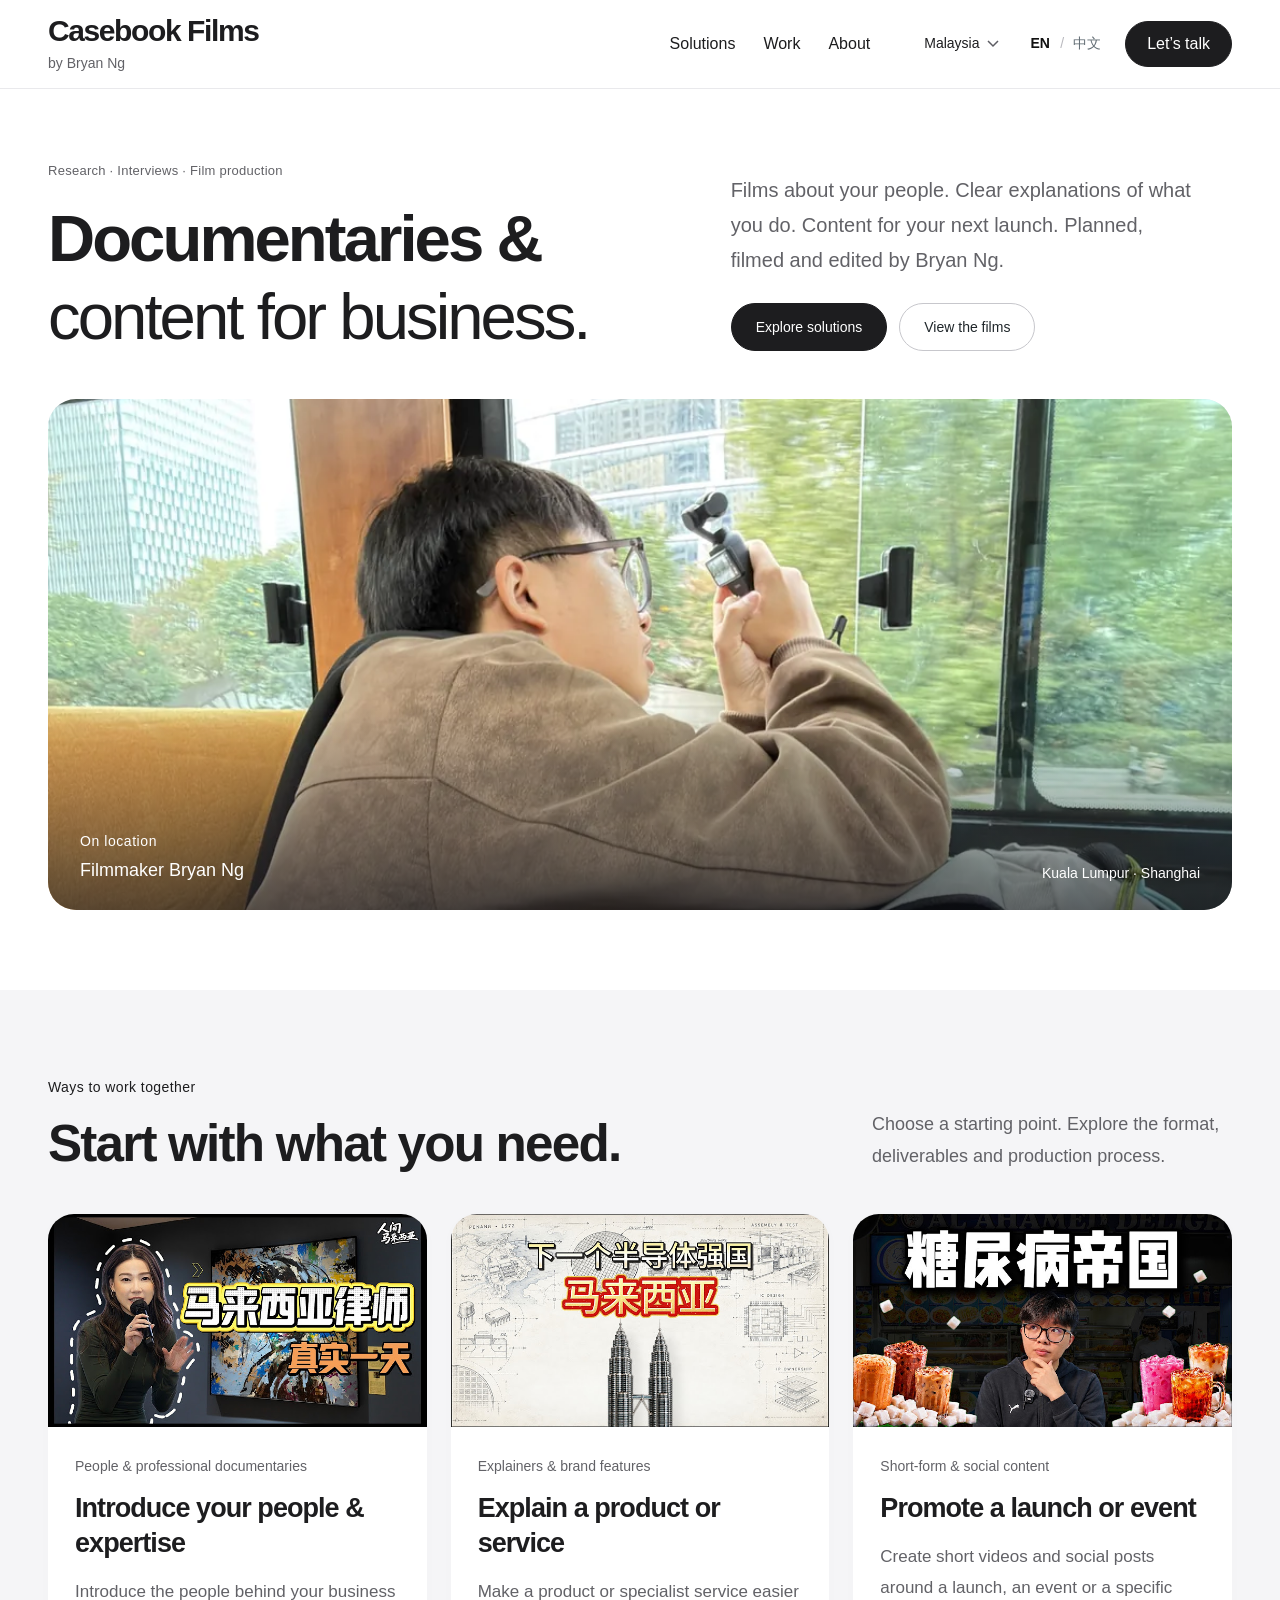
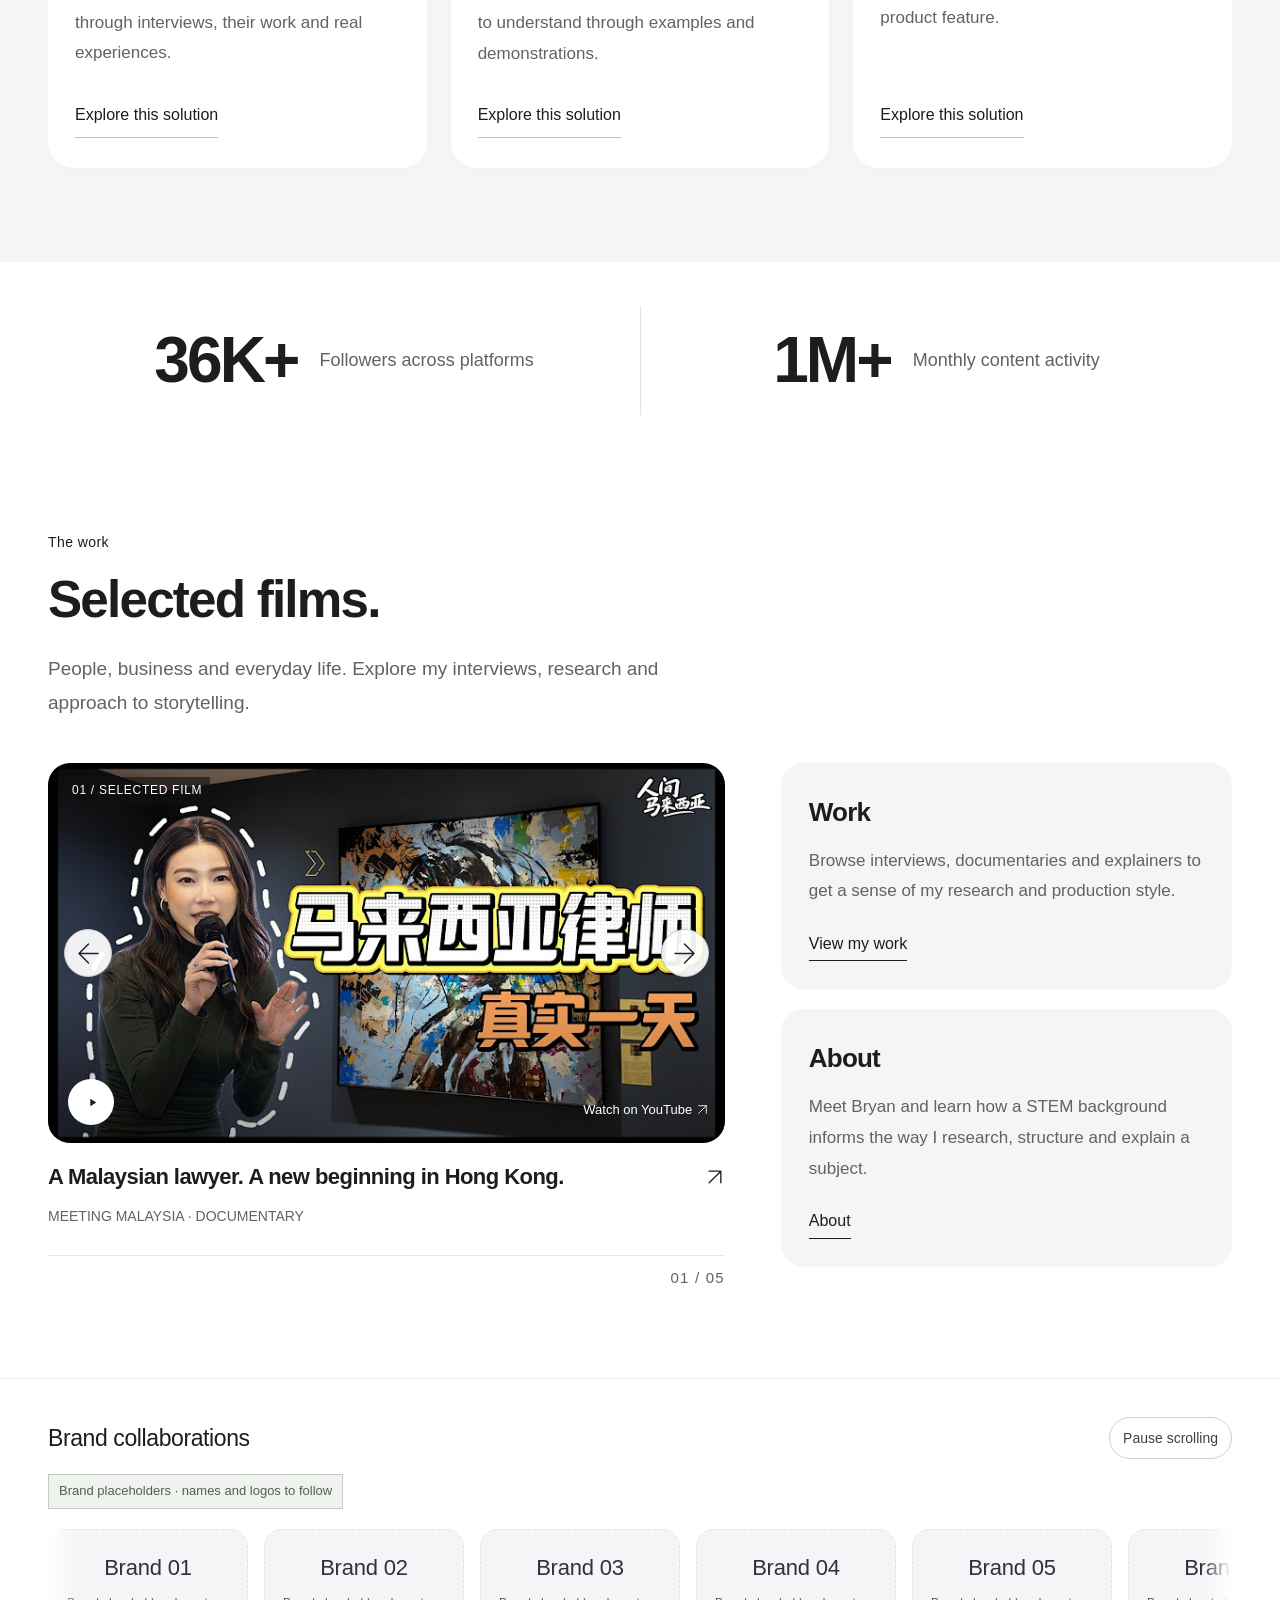
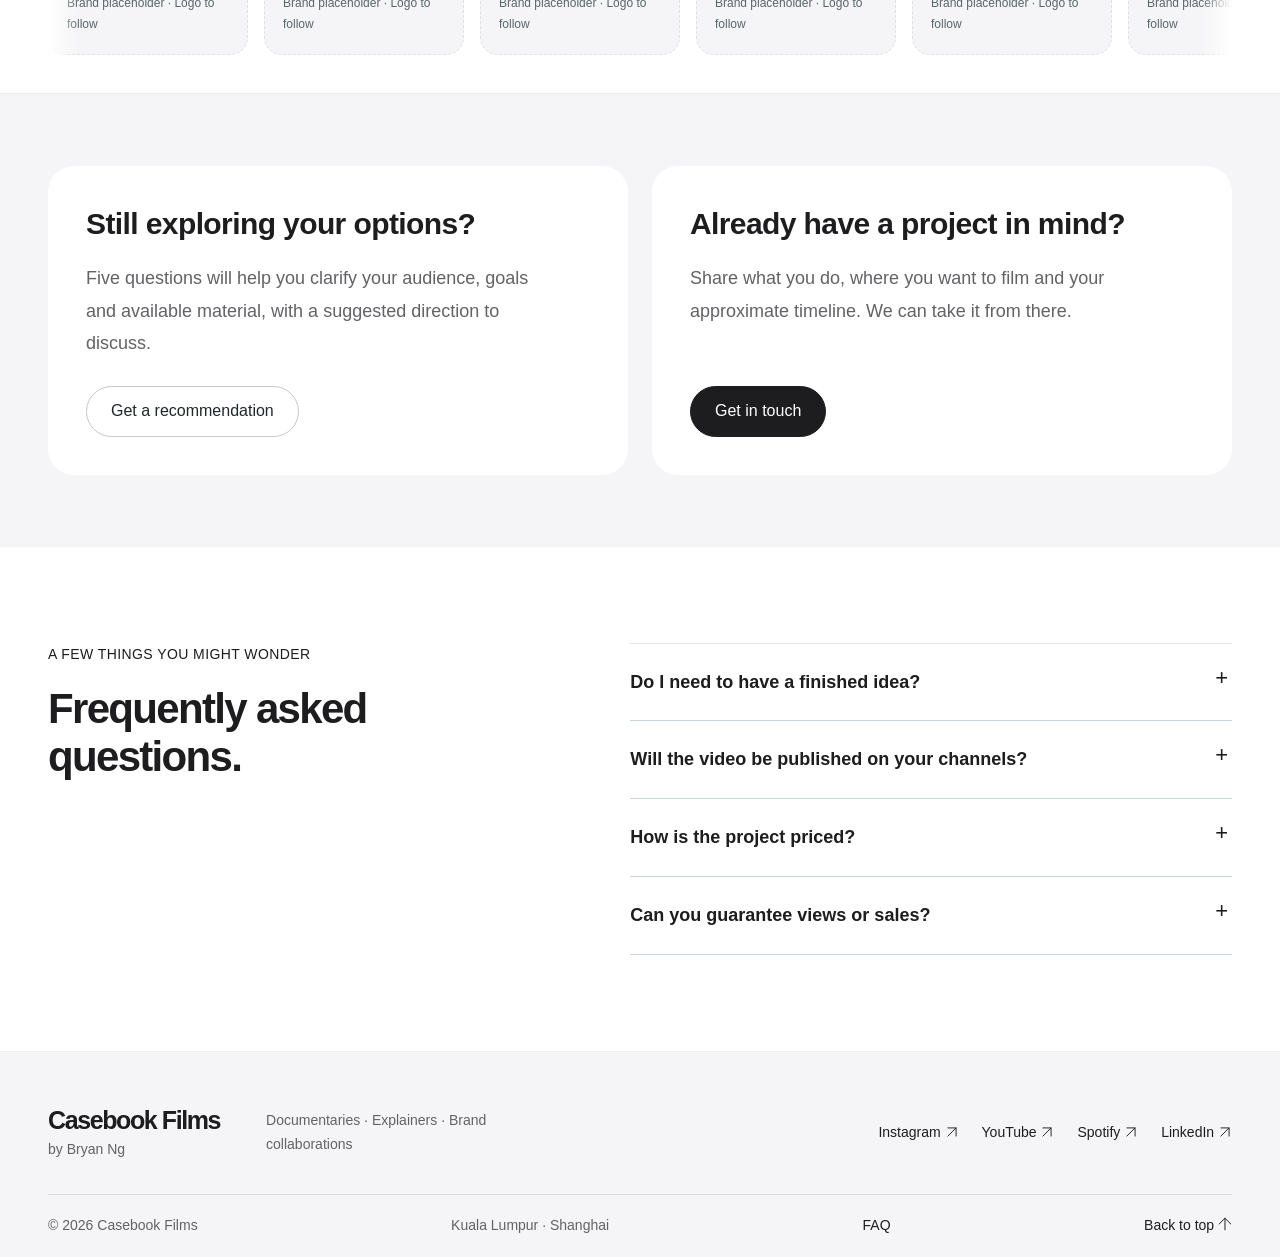
<file: index.html>
<!doctype html>
<html lang="en" data-region="my">
<head>
  <meta charset="utf-8">
  <meta name="viewport" content="width=device-width,initial-scale=1">
  <meta name="theme-color" content="#ffffff">
  <meta name="description" content="Casebook Films by Bryan Ng. People and professional documentaries, explainers and brand content in Kuala Lumpur and Shanghai.">
  <meta property="og:title" content="Content production &amp; documentaries — Casebook Films">
  <meta property="og:site_name" content="Casebook Films">
  <meta property="og:description" content="Explore films and content production by Bryan Ng, the filmmaker behind Casebook Films.">
  <meta property="og:type" content="website">
  <title>Content production &amp; documentaries — Casebook Films</title>
  <link rel="icon" href="assets/favicon.svg?v=6dbceaea9d27" type="image/svg+xml">
  <link rel="stylesheet" href="styles.css?v=fe4a845cd512">
  <link rel="stylesheet" href="pages.css?v=117afae10e9e">
  <link rel="stylesheet" href="theme.css?v=1032e75e91d5">
  <link rel="stylesheet" href="studio.css?v=b456efd14c1e">
  <script defer src="content.js?v=8183c831a6e8"></script>
  <script defer src="app.js?v=47796a479c50"></script>
</head>
<body data-page="index" data-page-title="homeTitle">
  <a class="skip-link" href="#main" data-i18n="skip">Skip to content</a>
  <header class="header" id="top">
    <div class="wrap nav-wrap">
      <a class="wordmark" href="index.html" aria-label="Casebook Films home" data-i18n-aria-label="homeLabel"><span class="brand-name" data-i18n="brandName">Casebook Films</span><small data-i18n="creatorLabel">by Bryan Ng</small></a>
      <nav class="main-nav" id="main-nav" aria-label="Main navigation" data-i18n-aria-label="navLabel">
        <a href="index.html#solutions" data-nav="solutions" data-i18n="navSolutions">Solutions</a>
        <a href="work.html" data-nav="work" data-i18n="navWork">Work</a>
        <a href="about.html" data-nav="about" data-i18n="navAbout">About</a>
        <div class="nav-settings">
          <label class="region-control"><span class="visually-hidden" data-i18n="regionLabel">Project region</span><select id="region-select"><option value="my" data-i18n="regionMalaysia">Malaysia</option><option value="cn" data-i18n="regionChina">China</option></select></label>
          <div class="language" aria-label="Language" data-i18n-aria-label="languageLabel"><button type="button" data-lang="en" class="active" aria-pressed="true">EN</button><span>/</span><button type="button" data-lang="zh" aria-pressed="false">中文</button></div>
          <a href="contact.html" class="button small dark nav-contact" data-i18n="letsTalk">Let’s talk</a>
        </div>
      </nav>
      <div class="nav-actions"><button class="menu-button" id="menu-button" aria-label="Open menu" aria-expanded="false" aria-controls="main-nav"><span></span><span></span></button></div>
    </div>
  </header>

  <main id="main"><section class="home-hero wrap" aria-labelledby="hero-title"><div class="home-hero-copy"><div class="home-hero-heading"><div class="eyebrow" data-i18n="homeKicker">Research · Interviews · Film production</div><h1 id="hero-title"><span data-i18n="homeTitle">Documentaries &amp;</span><em data-i18n="homeTitle2"></em></h1></div><div class="home-hero-intro"><p class="home-intro" data-i18n="homeIntro">Films about your people. Clear explanations of what you do. Content for your next launch. Planned, filmed and edited by Bryan Ng.</p><div class="hero-buttons"><a class="button blue" href="#solutions"><span data-i18n="homePrimary">Explore solutions</span></a><a class="button outline" href="work.html"><span data-i18n="homeSecondary">View the films</span></a></div></div></div><figure class="home-feature"><img src="assets/bryan-filming-tram.webp" alt="Bryan Ng 黄钲权 · 拍摄途中 / On location" width="1100" height="1467" fetchpriority="high"><figcaption><div><span class="feature-label" data-i18n="homeFeatureCaption">On location</span><span class="feature-credit" data-i18n="homeIdentity">Filmmaker Bryan Ng</span></div><span class="feature-location" data-i18n="photoNote">Kuala Lumpur · Shanghai</span></figcaption></figure></section><section class="solutions-section section" id="solutions"><div class="wrap"><div class="section-top"><div><div class="eyebrow" data-i18n="solutionsKicker">Ways to work together</div><h2 data-i18n="solutionsTitle">Start with what you need.</h2></div><p class="section-description" data-i18n="solutionsIntro">Choose a starting point. Explore the format, deliverables and production process.</p></div><div class="solution-grid"><a class="solution-card" href="documentary.html"><div class="solution-visual"><img src="assets/work-lawyer.jpg" alt="" width="720" height="405" loading="lazy"></div><div class="solution-copy"><p class="solution-format" data-i18n="solution1Format">People &amp; professional documentaries</p><h3 data-i18n="solution1Title">Introduce your people &amp; expertise</h3><p class="solution-description" data-i18n="solution1Body">Introduce the people behind your business through interviews, their work and real experiences.</p><div class="solution-card-bottom"><span class="solution-link" data-i18n="solutionMore">Explore this solution</span></div></div></a><a class="solution-card" href="explainers.html"><div class="solution-visual"><img src="assets/work-chips.jpg" alt="" width="720" height="405" loading="lazy"></div><div class="solution-copy"><p class="solution-format" data-i18n="solution2Format">Explainers &amp; brand features</p><h3 data-i18n="solution2Title">Explain a product or service</h3><p class="solution-description" data-i18n="solution2Body">Make a product or specialist service easier to understand through examples and demonstrations.</p><div class="solution-card-bottom"><span class="solution-link" data-i18n="solutionMore">Explore this solution</span></div></div></a><a class="solution-card" href="social.html"><div class="solution-visual"><img src="assets/work-4.jpg" alt="" width="720" height="405" loading="lazy"></div><div class="solution-copy"><p class="solution-format" data-i18n="solution3Format">Short-form &amp; social content</p><h3 data-i18n="solution3Title">Promote a launch or event</h3><p class="solution-description" data-i18n="solution3Body">Create short videos and social posts around a launch, an event or a specific product feature.</p><div class="solution-card-bottom"><span class="solution-link" data-i18n="solutionMore">Explore this solution</span></div></div></a></div></div></section><section class="audience-section" id="audience" aria-label="Followers and monthly content activity" data-i18n-aria-label="audienceMetricsLabel"><div class="wrap audience-metrics"><div class="audience-total"><strong id="total-followers">36K+</strong><p id="total-followers-label" data-i18n="totalFollowers">Followers across platforms</p></div><div class="audience-total monthly-metric"><strong id="monthly-metric">1M+</strong><div><p data-i18n="monthlyMetricLabel">Monthly content activity</p></div></div></div></section><section class="wrap home-more section" aria-labelledby="home-more-title"><div class="home-more-heading"><div class="eyebrow" data-i18n="homeMoreKicker">The work</div><h2 id="home-more-title"><span data-i18n="homeMoreTitle">Selected films.</span></h2><p data-i18n="homeMoreIntro">People, business and everyday life. Explore my interviews, research and approach to storytelling.</p></div><div class="home-featured"><div class="work-grid" id="work-grid" data-carousel="true"></div></div><div class="home-more-links"><article><h3 data-i18n="navWork">Work</h3><p data-i18n="homeWorkBody">Browse interviews, documentaries and explainers to get a sense of my research and production style.</p><a class="text-link" href="work.html"><span data-i18n="exploreWork">View my work</span></a></article><article><h3 data-i18n="navAbout">About</h3><p data-i18n="homeAboutBody">Meet Bryan and learn how a STEM background informs the way I research, structure and explain a subject.</p><a class="text-link" href="about.html"><span data-i18n="navAbout">About</span></a></article></div></section><section class="home-partners" id="partners" aria-labelledby="partners-title"><div class="wrap"><div class="partner-strip-heading"><h2 id="partners-title"><span data-i18n="partnersTitle">Brand collaborations</span></h2><button id="partner-motion" class="motion-toggle" type="button" aria-pressed="false" aria-controls="brand-track"><span data-i18n="pausePartners">Pause scrolling</span></button></div><p class="placeholder-note" data-i18n="partnersPlaceholder">Brand placeholders · names and logos to follow</p><div class="brand-marquee"><div class="brand-track" id="brand-track"><div class="brand-group" id="partner-grid"></div></div></div></div></section><section class="home-next"><div class="wrap home-next-grid"><article><h2 data-i18n="homeFinderTitle">Still exploring your options?</h2><p data-i18n="homeFinderBody">Five questions will help you clarify your audience, goals and available material, with a suggested direction to discuss.</p><a class="button outline" href="finder.html"><span data-i18n="homeFinderCTA">Get a recommendation</span></a></article><article><h2 data-i18n="homeContactTitle">Already have a project in mind?</h2><p data-i18n="homeContactBody">Share what you do, where you want to film and your approximate timeline. We can take it from there.</p><a class="button blue" href="contact.html"><span data-i18n="homeContactCTA">Get in touch</span></a></article></div></section><section class="faq-section wrap section" id="faq" aria-labelledby="faq-title"><div class="faq-heading"><div class="eyebrow" data-i18n="faqKicker">A FEW THINGS YOU MIGHT WONDER</div><h2 id="faq-title" data-i18n="faqTitle">Before we start.</h2></div><div class="faq-list">
      <details><summary data-i18n="faqQ1">Do I need to have a finished idea?</summary><p data-i18n="faqA1">No. Start with the audience you want to reach and what you want them to understand. The project finder above can help you prepare a short brief.</p></details>
      <details><summary data-i18n="faqQ2">Will the video be published on your channels?</summary><p data-i18n="faqA2">For Malaysia projects, the professional documentary reference price starts from RM10,000 and includes channel publication. China and cross-border projects are quoted individually. Other collaborations can be production-only, channel publication, or both; platforms and deliverables are agreed in the proposal.</p></details>
      <details><summary data-i18n="faqQ3">How is the project priced?</summary><p data-i18n="faqA3">The quote depends on location, shoot days, research, editing, deliverables and usage rights. The Malaysia reference price does not automatically apply to China or cross-border projects. Currency, scope, revisions, schedule and payment arrangements are agreed before production.</p></details>
      <details><summary data-i18n="faqQ4">Can you guarantee views or sales?</summary><p data-i18n="faqA4">Views and sales depend on more than the film itself. We can agree on the message, production quality, deliverables and publication arrangements. Any performance figures used in a proposal will be based on actual data.</p></details>
    </div></section></main>
  <footer class="footer"><div class="wrap footer-main"><a class="wordmark" href="index.html" aria-label="Casebook Films home" data-i18n-aria-label="homeLabel"><span class="brand-name" data-i18n="brandName">Casebook Films</span><small data-i18n="creatorLabel">by Bryan Ng</small></a><p data-i18n="footerLine">Documentaries · Explainers · Brand collaborations</p><div class="footer-socials" id="footer-socials"><a href="https://www.instagram.com/bryanng_3000/" target="_blank" rel="noopener noreferrer">Instagram ↗</a><a href="https://www.youtube.com/@bryanng3000" target="_blank" rel="noopener noreferrer">YouTube ↗</a><a href="https://open.spotify.com/show/7DqBiceoVwtTdMZbNSoP07" target="_blank" rel="noopener noreferrer">Spotify ↗</a><a href="https://www.linkedin.com/in/bryanng3000/" target="_blank" rel="noopener noreferrer">LinkedIn ↗</a></div></div><div class="wrap footer-bottom"><span>© <span id="year">2026</span> <span data-i18n="brandFullName">Casebook Films</span></span><span data-i18n="footerDraft">Portfolio draft · More stories to come.</span><a href="index.html#faq" data-i18n="faqNav">FAQ</a><a href="#top" data-i18n="backTop">Back to top ↑</a></div></footer>
  <dialog id="service-rates-dialog" class="service-rates-dialog" aria-labelledby="service-rates-title"><div class="dialog-heading"><h2 id="service-rates-title"></h2><button type="button" class="close-dialog" aria-label="Close category rates" data-i18n-aria-label="closeRates">×</button></div><div class="rate-region-label" data-i18n="ratesRegion">Malaysia reference rates · MYR / RM</div><p data-i18n="ratesUnit">Reference rates for one content item or placement.</p><table class="rates-table"><thead><tr><th scope="col" data-i18n="ratesService">Content / service</th><th scope="col" data-i18n="ratesPrice">Reference price</th></tr></thead><tbody id="category-rates-body"></tbody></table><div class="usage-option"><h3 data-i18n="ratesUsageTitle">Optional usage rights</h3><div class="usage-option-row"><span data-i18n="ratesUsageItem">One month of online usage</span><strong id="usage-rate"></strong></div><p data-i18n="ratesUsageNote">Tell me where and how you plan to use the content so we can agree on the scope and term.</p></div><a href="contact.html" class="button blue" id="rate-contact-link" data-i18n="ratesContact">Discuss a collaboration ↗</a></dialog>
  <dialog id="wechat-dialog" class="wechat-dialog" aria-labelledby="wechat-dialog-title"><div class="dialog-heading"><h2 id="wechat-dialog-title" data-i18n="wechatTitle">Let’s connect on WeChat</h2><button type="button" class="close-dialog" aria-label="Close WeChat contact details" data-i18n-aria-label="closeWechat">×</button></div><p data-i18n="wechatInstruction">Copy the WeChat ID, then search for it in WeChat to add me.</p><strong class="wechat-id-large" data-wechat-id>bryanng3000</strong><p class="wechat-note" data-i18n="wechatNote">Please include “合作+名称” in your friend request.</p><button class="button blue" type="button" data-copy-wechat data-i18n="copyWechat">Copy WeChat ID</button></dialog>
  <dialog id="film-dialog" class="film-dialog"><div class="dialog-heading"><span id="film-dialog-title"></span><button type="button" class="close-dialog" aria-label="Close video" data-i18n-aria-label="closeVideoLabel">×</button></div><div id="film-player"></div><a id="film-external" class="text-link" target="_blank" rel="noopener noreferrer" data-i18n="watchPlatform">Watch on YouTube ↗</a></dialog>
  <div class="toast" id="toast" role="status" aria-live="polite"></div>
</body>
</html>
</file>
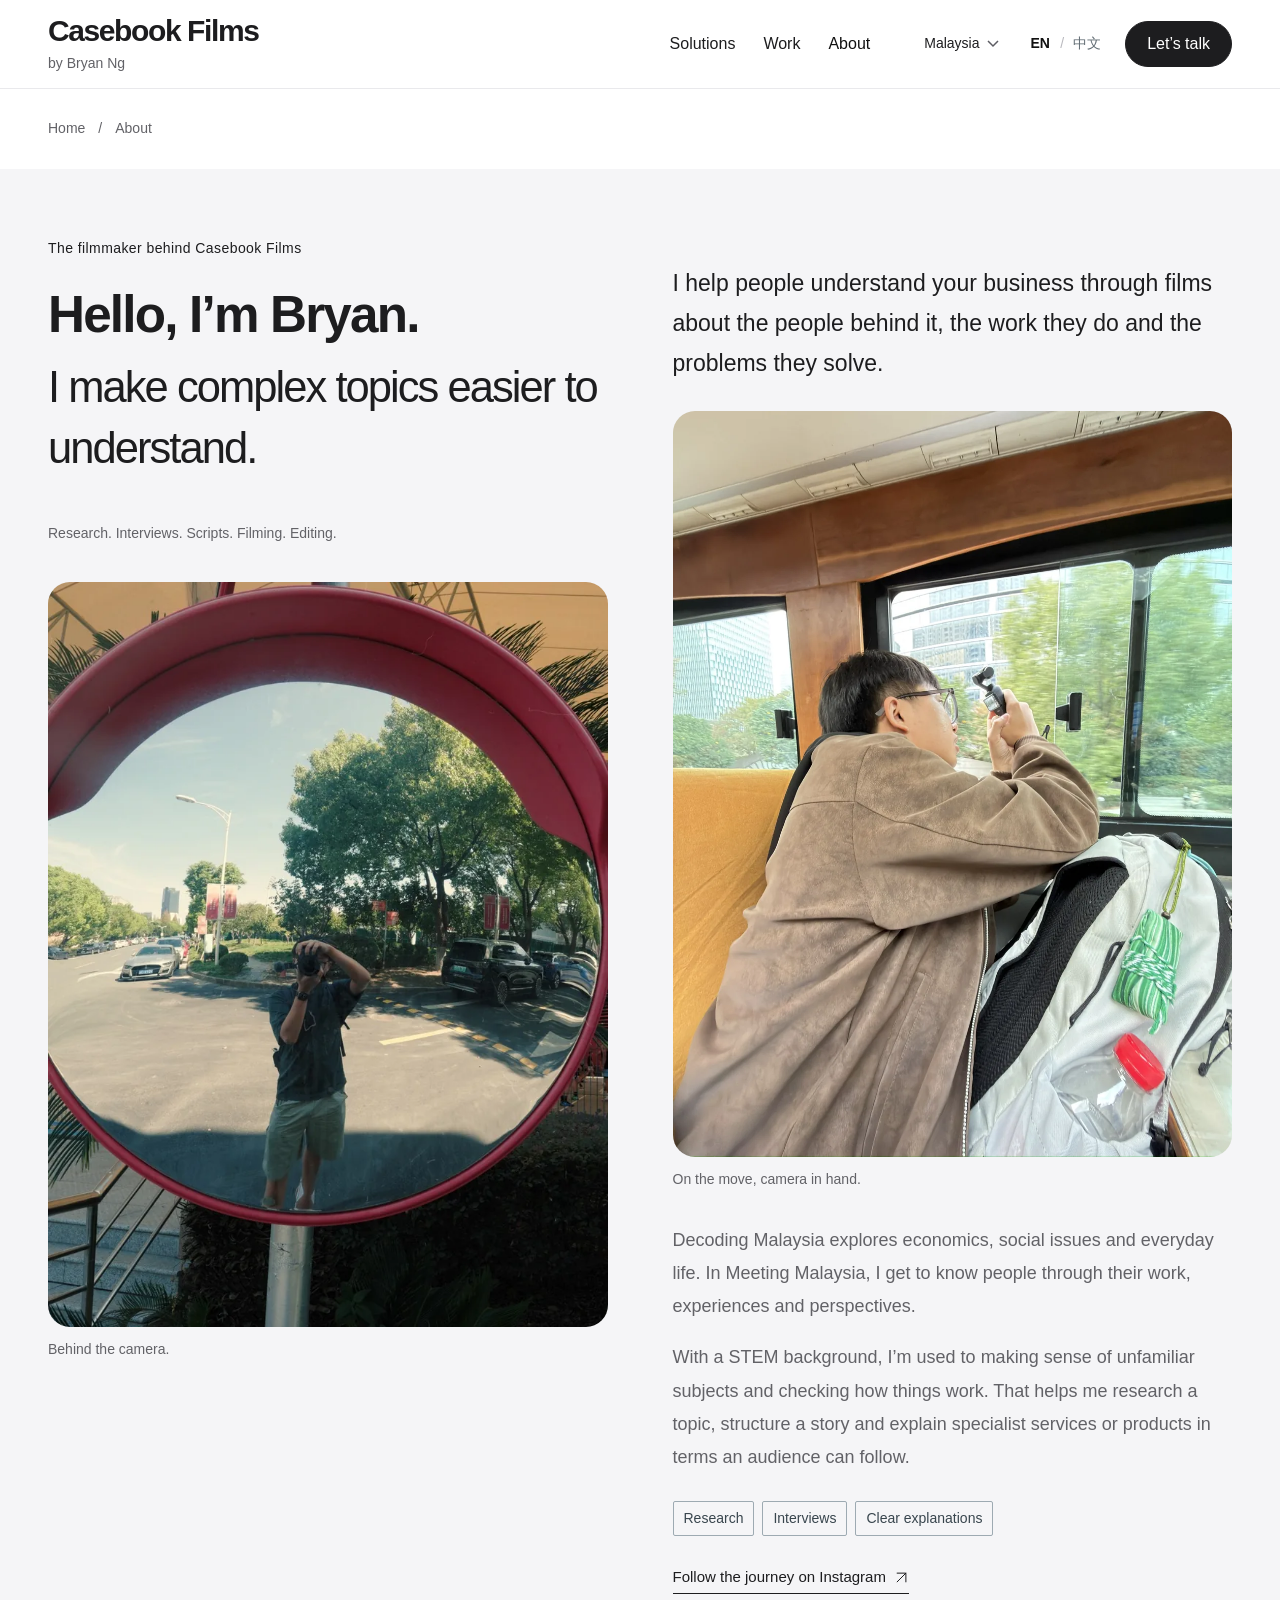
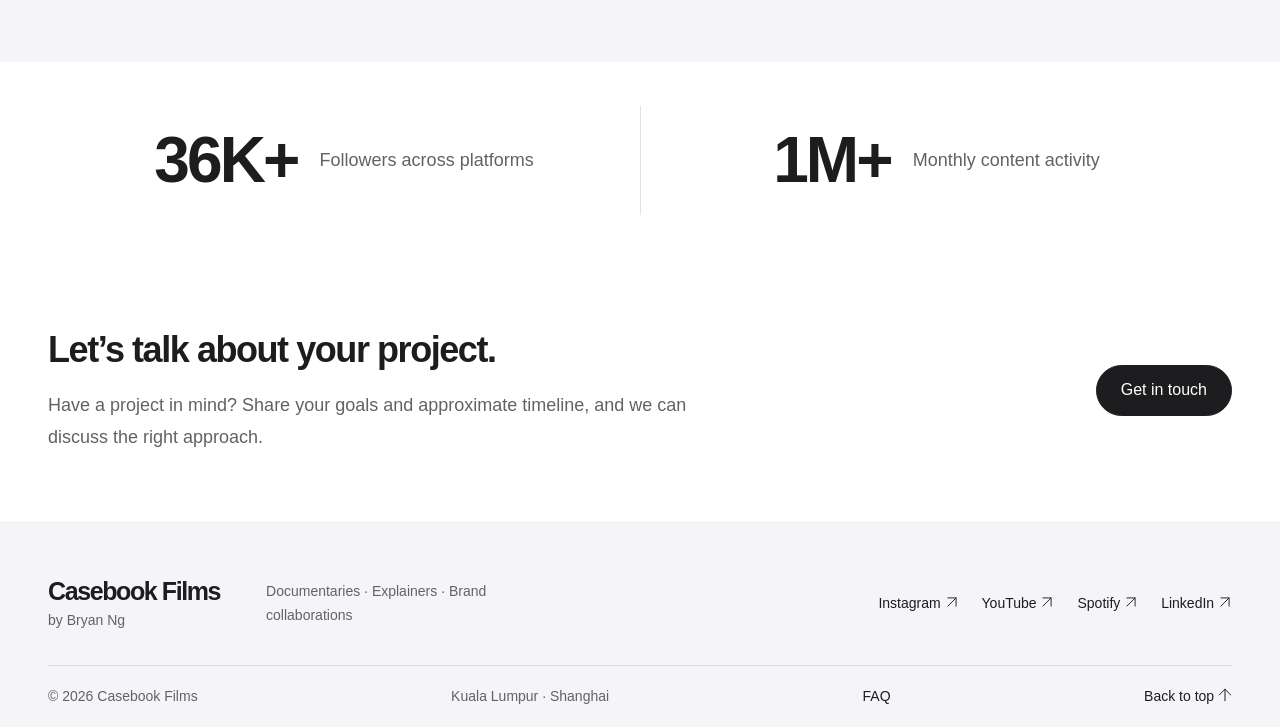
<file: about.html>
<!doctype html>
<html lang="en" data-region="my">
<head>
  <meta charset="utf-8">
  <meta name="viewport" content="width=device-width,initial-scale=1">
  <meta name="theme-color" content="#ffffff">
  <meta name="description" content="Casebook Films by Bryan Ng. People and professional documentaries, explainers and brand content in Kuala Lumpur and Shanghai.">
  <meta property="og:title" content="About — Casebook Films">
  <meta property="og:site_name" content="Casebook Films">
  <meta property="og:description" content="Explore films and content production by Bryan Ng, the filmmaker behind Casebook Films.">
  <meta property="og:type" content="website">
  <title>About — Casebook Films</title>
  <link rel="icon" href="assets/favicon.svg?v=6dbceaea9d27" type="image/svg+xml">
  <link rel="stylesheet" href="styles.css?v=fe4a845cd512">
  <link rel="stylesheet" href="pages.css?v=117afae10e9e">
  <link rel="stylesheet" href="theme.css?v=1032e75e91d5">
  <link rel="stylesheet" href="studio.css?v=b456efd14c1e">
  <script defer src="content.js?v=8183c831a6e8"></script>
  <script defer src="app.js?v=47796a479c50"></script>
</head>
<body data-page="about" data-page-title="aboutPageTitle">
  <a class="skip-link" href="#main" data-i18n="skip">Skip to content</a>
  <header class="header" id="top">
    <div class="wrap nav-wrap">
      <a class="wordmark" href="index.html" aria-label="Casebook Films home" data-i18n-aria-label="homeLabel"><span class="brand-name" data-i18n="brandName">Casebook Films</span><small data-i18n="creatorLabel">by Bryan Ng</small></a>
      <nav class="main-nav" id="main-nav" aria-label="Main navigation" data-i18n-aria-label="navLabel">
        <a href="index.html#solutions" data-nav="solutions" data-i18n="navSolutions">Solutions</a>
        <a href="work.html" data-nav="work" data-i18n="navWork">Work</a>
        <a href="about.html" data-nav="about" data-i18n="navAbout">About</a>
        <div class="nav-settings">
          <label class="region-control"><span class="visually-hidden" data-i18n="regionLabel">Project region</span><select id="region-select"><option value="my" data-i18n="regionMalaysia">Malaysia</option><option value="cn" data-i18n="regionChina">China</option></select></label>
          <div class="language" aria-label="Language" data-i18n-aria-label="languageLabel"><button type="button" data-lang="en" class="active" aria-pressed="true">EN</button><span>/</span><button type="button" data-lang="zh" aria-pressed="false">中文</button></div>
          <a href="contact.html" class="button small dark nav-contact" data-i18n="letsTalk">Let’s talk</a>
        </div>
      </nav>
      <div class="nav-actions"><button class="menu-button" id="menu-button" aria-label="Open menu" aria-expanded="false" aria-controls="main-nav"><span></span><span></span></button></div>
    </div>
  </header>

  <main id="main"><nav class="wrap breadcrumbs" aria-label="Breadcrumb"><div class="breadcrumb-trail"><a class="" href="index.html"><span data-i18n="breadcrumbHome">Home</span></a><span aria-hidden="true">/</span><span data-i18n="aboutPageTitle">About</span></div></nav><section class="about-section" id="about" aria-labelledby="about-title"><div class="wrap about-grid section">
      <div class="about-heading"><div class="eyebrow" data-i18n="aboutKicker">02 / THE PERSON BEHIND THE LENS</div><h1 id="about-title"><span data-i18n="aboutTitle">Hello, I’m Bryan.</span><em data-i18n="aboutTitle2">I make complex topics easier to understand.</em></h1><div class="handwritten" data-i18n="aboutSignature">Research. Interviews. Scripts. Filming. Editing.</div><figure class="about-photo about-photo-mirror"><img src="assets/bryan-camera-mirror.webp" alt="Bryan Ng 黄钲权 · 摄影 / Photography" width="769" height="1024" loading="lazy"><figcaption data-i18n="aboutMirrorCaption">Behind the camera.</figcaption></figure></div>
      <div class="about-copy"><p class="lead" data-i18n="aboutLead">I help people understand your business through films about the people behind it, the work they do and the problems they solve.</p><figure class="about-photo about-photo-tram"><img src="assets/bryan-filming-tram.webp" alt="Bryan Ng 黄钲权 · 拍摄途中 / Filming on a tram" width="1100" height="1467" loading="lazy"><figcaption data-i18n="aboutTramCaption">On the move, camera in hand.</figcaption></figure><p data-i18n="aboutBody">Decoding Malaysia explores economics, social issues and everyday life. In Meeting Malaysia, I get to know people through their work, experiences and perspectives.</p><p data-i18n="aboutBody2">With a STEM background, I’m used to making sense of unfamiliar subjects and checking how things work. That helps me research a topic, structure a story and explain specialist services or products in terms an audience can follow.</p><div class="about-tags"><span data-i18n="tag1">Research</span><span data-i18n="tag2">Interviews</span><span data-i18n="tag3">Clear explanations</span></div><a class="text-link" id="follow-journey-link" href="https://www.instagram.com/bryanng_3000/" target="_blank" rel="noopener noreferrer"><span data-i18n="followJourney">Follow the journey on Instagram</span> ↗</a></div>
    </div></section><section class="audience-section" id="audience" aria-label="Followers and monthly content activity" data-i18n-aria-label="audienceMetricsLabel"><div class="wrap audience-metrics"><div class="audience-total"><strong id="total-followers">36K+</strong><p id="total-followers-label" data-i18n="totalFollowers">Followers across platforms</p></div><div class="audience-total monthly-metric"><strong id="monthly-metric">1M+</strong><div><p data-i18n="monthlyMetricLabel">Monthly content activity</p></div></div></div></section><section class="wrap page-contact section"><div><h2 data-i18n="pageContact">Let’s talk about your project.</h2><p data-i18n="pageContactBody">Have a project in mind? Share your goals and approximate timeline, and we can discuss the right approach.</p></div><a class="button blue" href="contact.html"><span data-i18n="homeContactCTA">Get in touch</span></a></section></main>
  <footer class="footer"><div class="wrap footer-main"><a class="wordmark" href="index.html" aria-label="Casebook Films home" data-i18n-aria-label="homeLabel"><span class="brand-name" data-i18n="brandName">Casebook Films</span><small data-i18n="creatorLabel">by Bryan Ng</small></a><p data-i18n="footerLine">Documentaries · Explainers · Brand collaborations</p><div class="footer-socials" id="footer-socials"><a href="https://www.instagram.com/bryanng_3000/" target="_blank" rel="noopener noreferrer">Instagram ↗</a><a href="https://www.youtube.com/@bryanng3000" target="_blank" rel="noopener noreferrer">YouTube ↗</a><a href="https://open.spotify.com/show/7DqBiceoVwtTdMZbNSoP07" target="_blank" rel="noopener noreferrer">Spotify ↗</a><a href="https://www.linkedin.com/in/bryanng3000/" target="_blank" rel="noopener noreferrer">LinkedIn ↗</a></div></div><div class="wrap footer-bottom"><span>© <span id="year">2026</span> <span data-i18n="brandFullName">Casebook Films</span></span><span data-i18n="footerDraft">Portfolio draft · More stories to come.</span><a href="index.html#faq" data-i18n="faqNav">FAQ</a><a href="#top" data-i18n="backTop">Back to top ↑</a></div></footer>
  <dialog id="service-rates-dialog" class="service-rates-dialog" aria-labelledby="service-rates-title"><div class="dialog-heading"><h2 id="service-rates-title"></h2><button type="button" class="close-dialog" aria-label="Close category rates" data-i18n-aria-label="closeRates">×</button></div><div class="rate-region-label" data-i18n="ratesRegion">Malaysia reference rates · MYR / RM</div><p data-i18n="ratesUnit">Reference rates for one content item or placement.</p><table class="rates-table"><thead><tr><th scope="col" data-i18n="ratesService">Content / service</th><th scope="col" data-i18n="ratesPrice">Reference price</th></tr></thead><tbody id="category-rates-body"></tbody></table><div class="usage-option"><h3 data-i18n="ratesUsageTitle">Optional usage rights</h3><div class="usage-option-row"><span data-i18n="ratesUsageItem">One month of online usage</span><strong id="usage-rate"></strong></div><p data-i18n="ratesUsageNote">Tell me where and how you plan to use the content so we can agree on the scope and term.</p></div><a href="contact.html" class="button blue" id="rate-contact-link" data-i18n="ratesContact">Discuss a collaboration ↗</a></dialog>
  <dialog id="wechat-dialog" class="wechat-dialog" aria-labelledby="wechat-dialog-title"><div class="dialog-heading"><h2 id="wechat-dialog-title" data-i18n="wechatTitle">Let’s connect on WeChat</h2><button type="button" class="close-dialog" aria-label="Close WeChat contact details" data-i18n-aria-label="closeWechat">×</button></div><p data-i18n="wechatInstruction">Copy the WeChat ID, then search for it in WeChat to add me.</p><strong class="wechat-id-large" data-wechat-id>bryanng3000</strong><p class="wechat-note" data-i18n="wechatNote">Please include “合作+名称” in your friend request.</p><button class="button blue" type="button" data-copy-wechat data-i18n="copyWechat">Copy WeChat ID</button></dialog>
  <dialog id="film-dialog" class="film-dialog"><div class="dialog-heading"><span id="film-dialog-title"></span><button type="button" class="close-dialog" aria-label="Close video" data-i18n-aria-label="closeVideoLabel">×</button></div><div id="film-player"></div><a id="film-external" class="text-link" target="_blank" rel="noopener noreferrer" data-i18n="watchPlatform">Watch on YouTube ↗</a></dialog>
  <div class="toast" id="toast" role="status" aria-live="polite"></div>
</body>
</html>
</file>
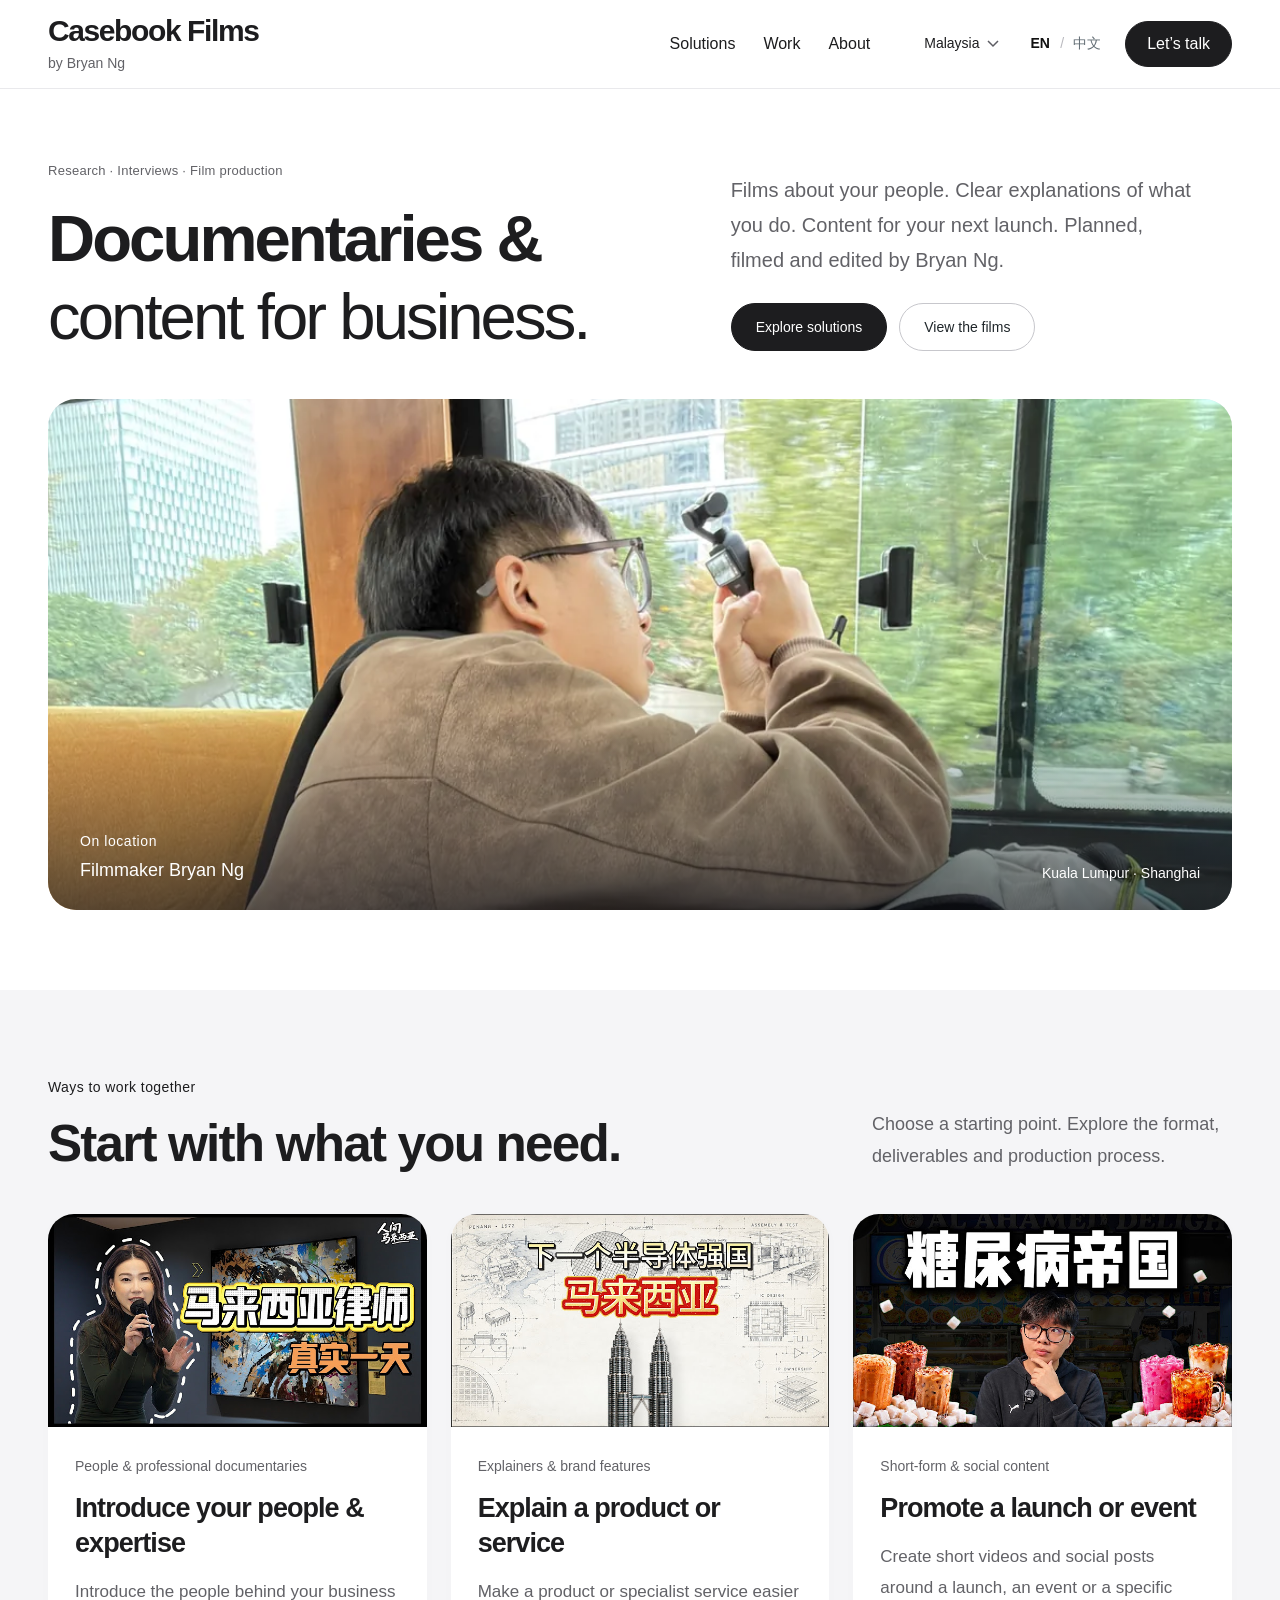
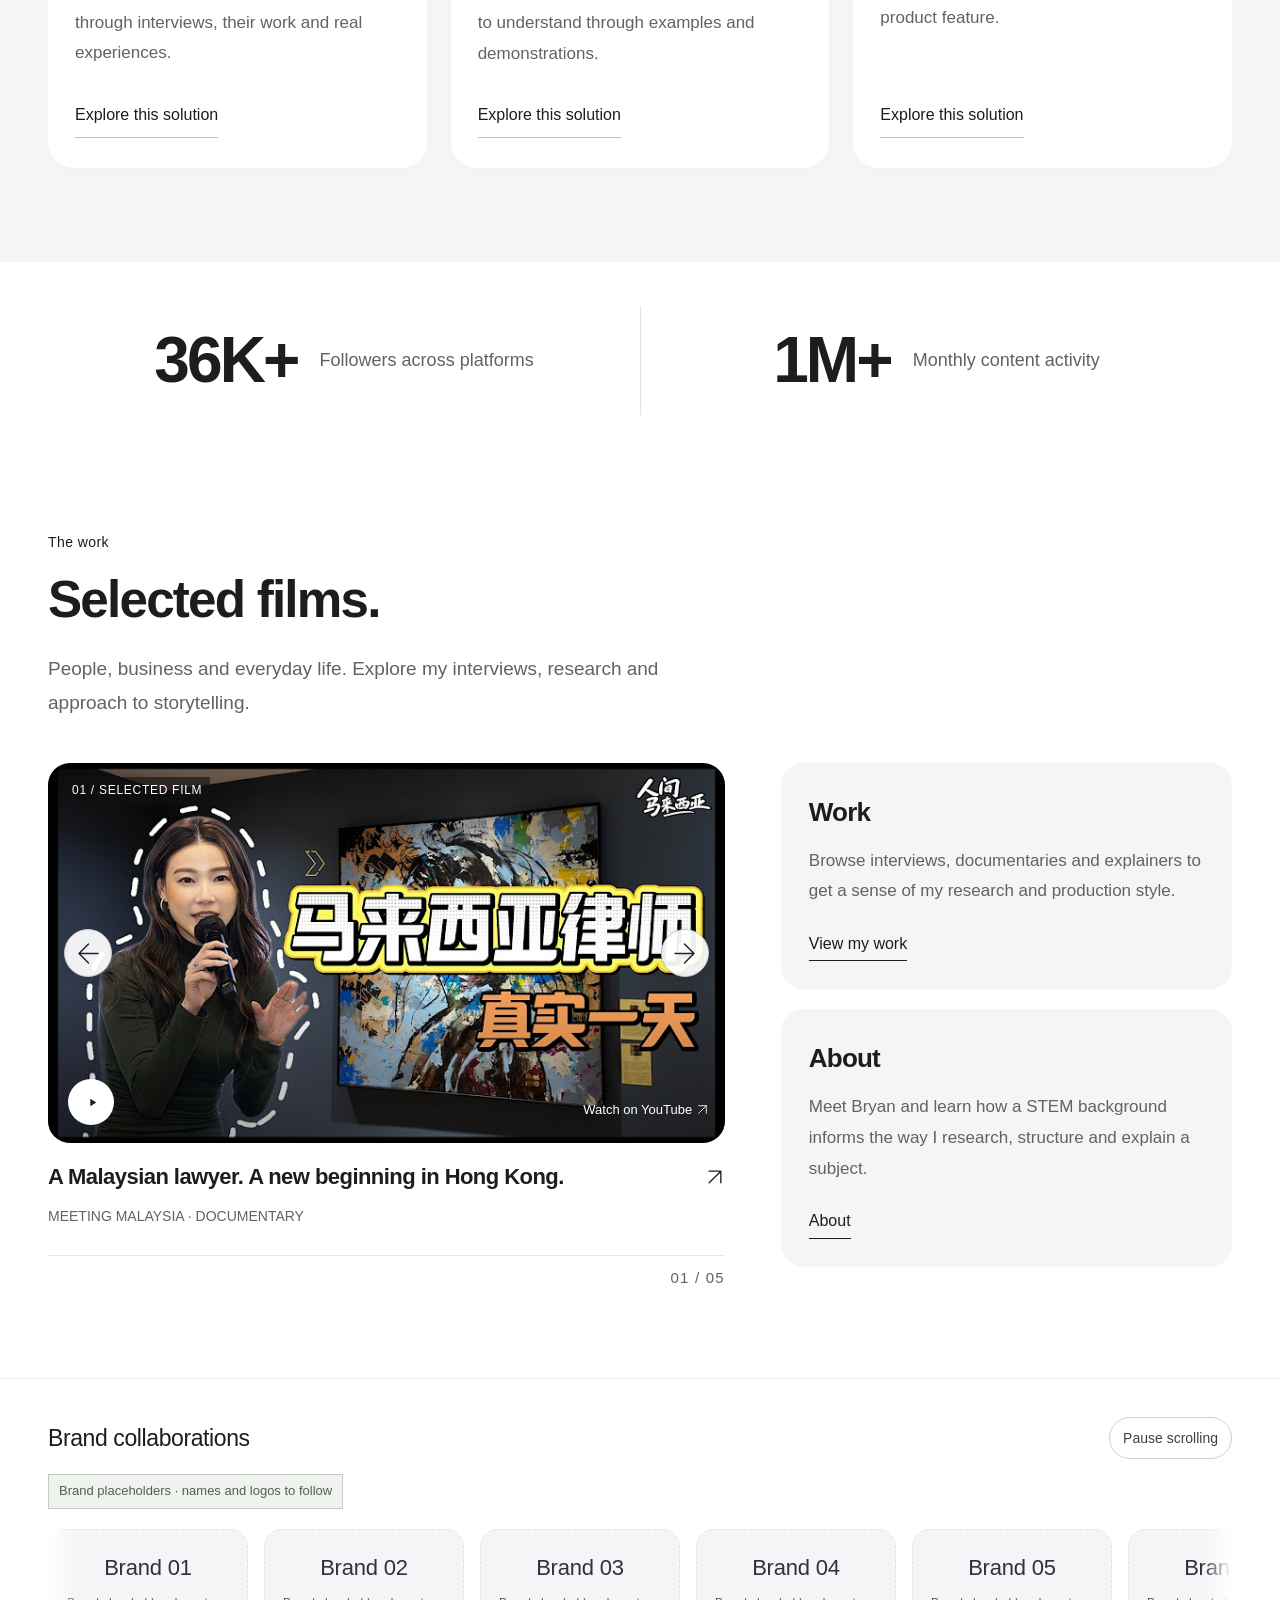
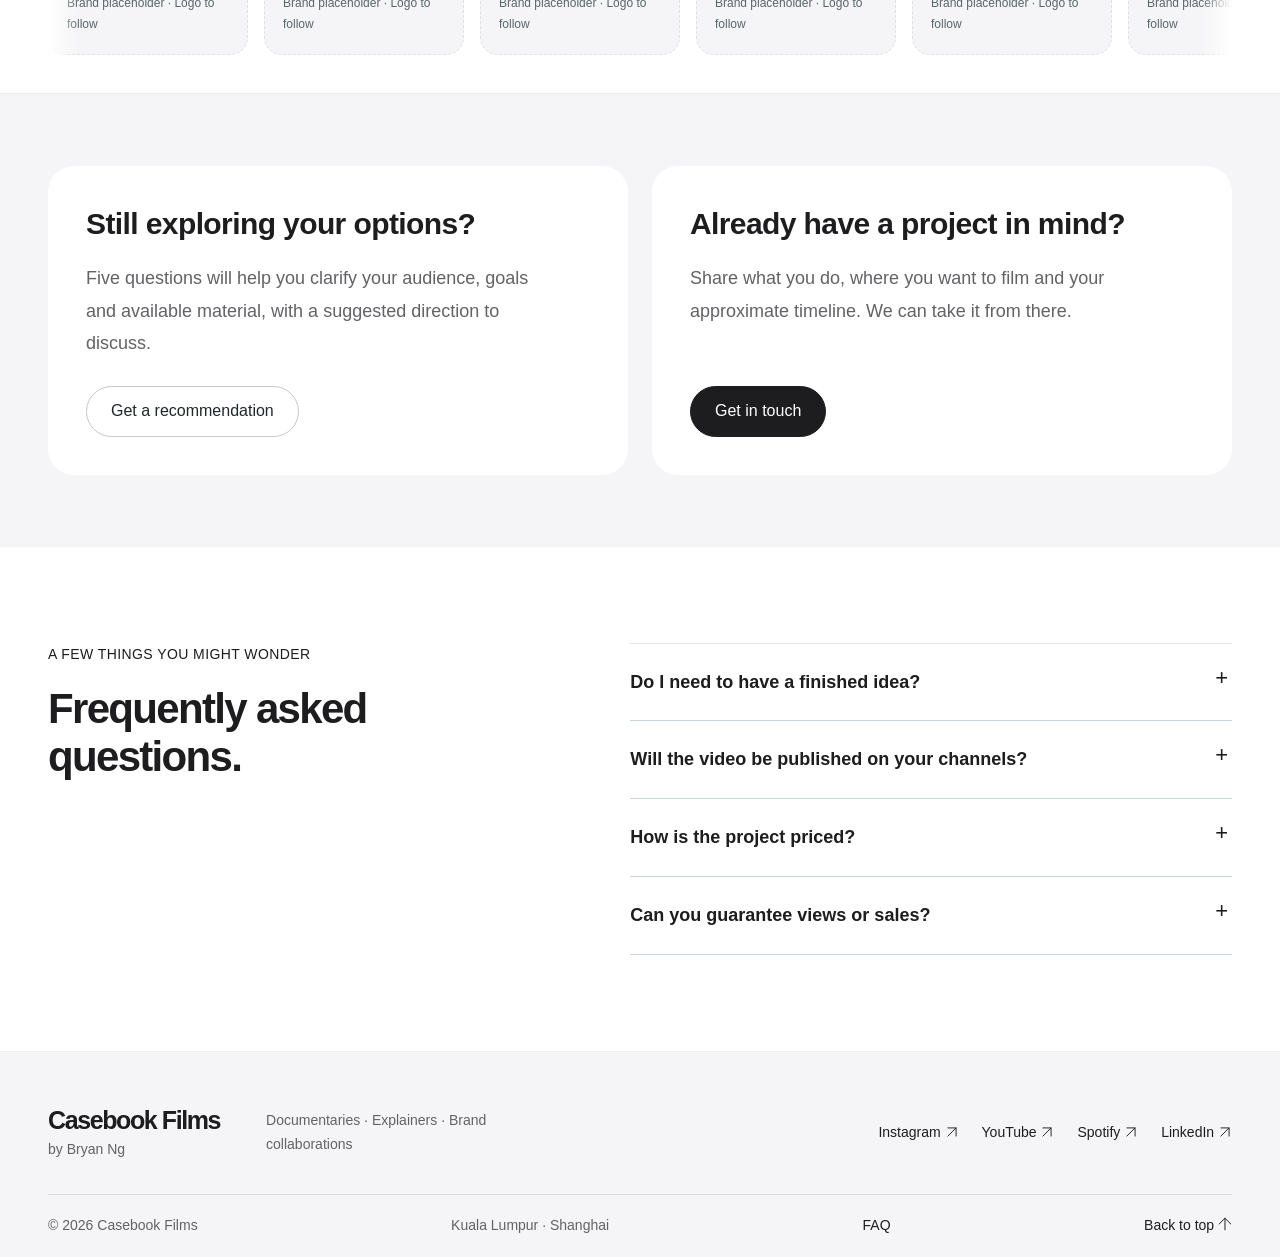
<file: clients.html>
<!doctype html><html lang="en"><head><meta charset="utf-8"><meta name="viewport" content="width=device-width,initial-scale=1"><meta name="robots" content="noindex"><title>Brand collaborations — Casebook Films</title><script>location.replace('index.html'+location.search+'#partners')</script></head><body><a href="index.html#partners">Brand collaborations / 合作品牌</a></body></html>
</file>
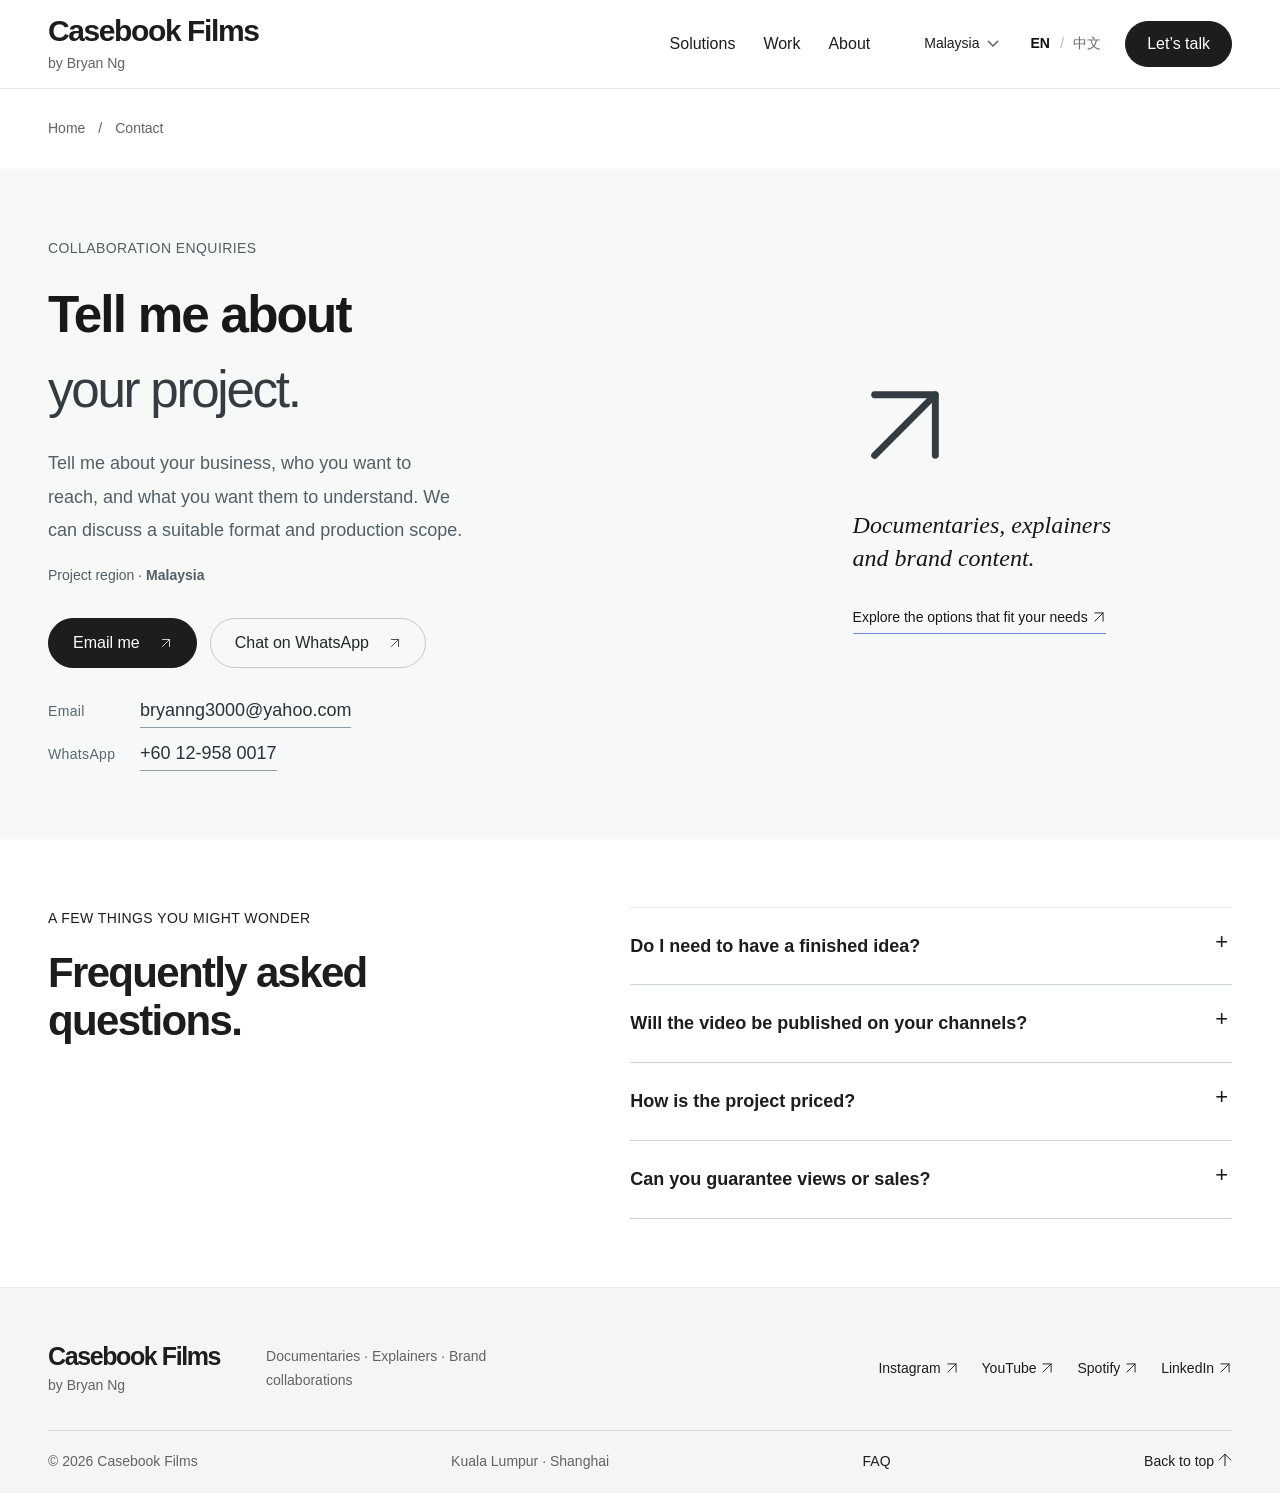
<file: contact.html>
<!doctype html>
<html lang="en" data-region="my">
<head>
  <meta charset="utf-8">
  <meta name="viewport" content="width=device-width,initial-scale=1">
  <meta name="theme-color" content="#ffffff">
  <meta name="description" content="Casebook Films by Bryan Ng. People and professional documentaries, explainers and brand content in Kuala Lumpur and Shanghai.">
  <meta property="og:title" content="Contact — Casebook Films">
  <meta property="og:site_name" content="Casebook Films">
  <meta property="og:description" content="Explore films and content production by Bryan Ng, the filmmaker behind Casebook Films.">
  <meta property="og:type" content="website">
  <title>Contact — Casebook Films</title>
  <link rel="icon" href="assets/favicon.svg?v=6dbceaea9d27" type="image/svg+xml">
  <link rel="stylesheet" href="styles.css?v=fe4a845cd512">
  <link rel="stylesheet" href="pages.css?v=117afae10e9e">
  <link rel="stylesheet" href="theme.css?v=1032e75e91d5">
  <link rel="stylesheet" href="studio.css?v=b456efd14c1e">
  <script defer src="content.js?v=8183c831a6e8"></script>
  <script defer src="app.js?v=47796a479c50"></script>
</head>
<body data-page="contact" data-page-title="contactPageTitle">
  <a class="skip-link" href="#main" data-i18n="skip">Skip to content</a>
  <header class="header" id="top">
    <div class="wrap nav-wrap">
      <a class="wordmark" href="index.html" aria-label="Casebook Films home" data-i18n-aria-label="homeLabel"><span class="brand-name" data-i18n="brandName">Casebook Films</span><small data-i18n="creatorLabel">by Bryan Ng</small></a>
      <nav class="main-nav" id="main-nav" aria-label="Main navigation" data-i18n-aria-label="navLabel">
        <a href="index.html#solutions" data-nav="solutions" data-i18n="navSolutions">Solutions</a>
        <a href="work.html" data-nav="work" data-i18n="navWork">Work</a>
        <a href="about.html" data-nav="about" data-i18n="navAbout">About</a>
        <div class="nav-settings">
          <label class="region-control"><span class="visually-hidden" data-i18n="regionLabel">Project region</span><select id="region-select"><option value="my" data-i18n="regionMalaysia">Malaysia</option><option value="cn" data-i18n="regionChina">China</option></select></label>
          <div class="language" aria-label="Language" data-i18n-aria-label="languageLabel"><button type="button" data-lang="en" class="active" aria-pressed="true">EN</button><span>/</span><button type="button" data-lang="zh" aria-pressed="false">中文</button></div>
          <a href="contact.html" class="button small dark nav-contact" data-i18n="letsTalk">Let’s talk</a>
        </div>
      </nav>
      <div class="nav-actions"><button class="menu-button" id="menu-button" aria-label="Open menu" aria-expanded="false" aria-controls="main-nav"><span></span><span></span></button></div>
    </div>
  </header>

  <main id="main"><nav class="wrap breadcrumbs" aria-label="Breadcrumb"><div class="breadcrumb-trail"><a class="" href="index.html"><span data-i18n="breadcrumbHome">Home</span></a><span aria-hidden="true">/</span><span data-i18n="contactPageTitle">Contact</span></div></nav><section class="contact-section" id="contact" aria-labelledby="contact-title"><div class="wrap contact-layout section"><div><div class="eyebrow" data-i18n="contactKicker">COLLABORATION ENQUIRIES</div><h1 id="contact-title"><span data-i18n="contactTitle">Tell me about</span><em data-i18n="contactTitle2">your project.</em></h1><p data-i18n="contactIntro">Tell me about your business, who you want to reach, and what you want them to understand. We can discuss a suitable format and production scope.</p><p class="contact-region"><span data-i18n="currentRegion">Project region</span> · <strong data-current-region>Malaysia</strong></p><div class="contact-buttons"><a class="button lemon" id="contact-email" href="mailto:bryanng3000@yahoo.com"><span data-i18n="emailMe">Email me</span> ↗</a><a class="button outline-white" id="whatsapp-button" data-region-only="my" href="https://wa.me/60129580017" target="_blank" rel="noopener noreferrer">Chat on WhatsApp ↗</a><button class="button outline-white" type="button" data-open-wechat data-region-only="cn" data-i18n="wechatLabel" hidden>Contact on WeChat</button></div><div class="contact-details"><a class="contact-detail" href="mailto:bryanng3000@yahoo.com"><span data-i18n="emailLabel">Email</span><span data-contact-email>bryanng3000@yahoo.com</span></a><a class="contact-detail" data-region-only="my" data-contact-whatsapp href="https://wa.me/60129580017" target="_blank" rel="noopener noreferrer"><span data-i18n="malaysiaContact">WhatsApp</span><span data-whatsapp-number>+60 12-958 0017</span></a><div class="wechat-contact" data-region-only="cn" hidden><span class="wechat-id">WeChat: <strong data-wechat-id>bryanng3000</strong></span><button class="copy-wechat-inline" data-copy-wechat type="button" data-i18n="copyWechat">Copy WeChat ID</button><p data-i18n="wechatNote">Please include “合作+名称” in your friend request.</p></div></div></div><div class="contact-aside"><span class="contact-symbol" aria-hidden="true">↗</span><span data-i18n="contactAside">Documentaries, explainers<br>and brand content.</span><a class="underlined" href="finder.html" data-i18n="takeFinder">Or take the project finder first ↗</a></div></div></section><section class="faq-section wrap section" id="faq" aria-labelledby="faq-title"><div class="faq-heading"><div class="eyebrow" data-i18n="faqKicker">A FEW THINGS YOU MIGHT WONDER</div><h2 id="faq-title" data-i18n="faqTitle">Before we start.</h2></div><div class="faq-list">
      <details><summary data-i18n="faqQ1">Do I need to have a finished idea?</summary><p data-i18n="faqA1">No. Start with the audience you want to reach and what you want them to understand. The project finder above can help you prepare a short brief.</p></details>
      <details><summary data-i18n="faqQ2">Will the video be published on your channels?</summary><p data-i18n="faqA2">For Malaysia projects, the professional documentary reference price starts from RM10,000 and includes channel publication. China and cross-border projects are quoted individually. Other collaborations can be production-only, channel publication, or both; platforms and deliverables are agreed in the proposal.</p></details>
      <details><summary data-i18n="faqQ3">How is the project priced?</summary><p data-i18n="faqA3">The quote depends on location, shoot days, research, editing, deliverables and usage rights. The Malaysia reference price does not automatically apply to China or cross-border projects. Currency, scope, revisions, schedule and payment arrangements are agreed before production.</p></details>
      <details><summary data-i18n="faqQ4">Can you guarantee views or sales?</summary><p data-i18n="faqA4">Views and sales depend on more than the film itself. We can agree on the message, production quality, deliverables and publication arrangements. Any performance figures used in a proposal will be based on actual data.</p></details>
    </div></section></main>
  <footer class="footer"><div class="wrap footer-main"><a class="wordmark" href="index.html" aria-label="Casebook Films home" data-i18n-aria-label="homeLabel"><span class="brand-name" data-i18n="brandName">Casebook Films</span><small data-i18n="creatorLabel">by Bryan Ng</small></a><p data-i18n="footerLine">Documentaries · Explainers · Brand collaborations</p><div class="footer-socials" id="footer-socials"><a href="https://www.instagram.com/bryanng_3000/" target="_blank" rel="noopener noreferrer">Instagram ↗</a><a href="https://www.youtube.com/@bryanng3000" target="_blank" rel="noopener noreferrer">YouTube ↗</a><a href="https://open.spotify.com/show/7DqBiceoVwtTdMZbNSoP07" target="_blank" rel="noopener noreferrer">Spotify ↗</a><a href="https://www.linkedin.com/in/bryanng3000/" target="_blank" rel="noopener noreferrer">LinkedIn ↗</a></div></div><div class="wrap footer-bottom"><span>© <span id="year">2026</span> <span data-i18n="brandFullName">Casebook Films</span></span><span data-i18n="footerDraft">Portfolio draft · More stories to come.</span><a href="index.html#faq" data-i18n="faqNav">FAQ</a><a href="#top" data-i18n="backTop">Back to top ↑</a></div></footer>
  <dialog id="service-rates-dialog" class="service-rates-dialog" aria-labelledby="service-rates-title"><div class="dialog-heading"><h2 id="service-rates-title"></h2><button type="button" class="close-dialog" aria-label="Close category rates" data-i18n-aria-label="closeRates">×</button></div><div class="rate-region-label" data-i18n="ratesRegion">Malaysia reference rates · MYR / RM</div><p data-i18n="ratesUnit">Reference rates for one content item or placement.</p><table class="rates-table"><thead><tr><th scope="col" data-i18n="ratesService">Content / service</th><th scope="col" data-i18n="ratesPrice">Reference price</th></tr></thead><tbody id="category-rates-body"></tbody></table><div class="usage-option"><h3 data-i18n="ratesUsageTitle">Optional usage rights</h3><div class="usage-option-row"><span data-i18n="ratesUsageItem">One month of online usage</span><strong id="usage-rate"></strong></div><p data-i18n="ratesUsageNote">Tell me where and how you plan to use the content so we can agree on the scope and term.</p></div><a href="contact.html" class="button blue" id="rate-contact-link" data-i18n="ratesContact">Discuss a collaboration ↗</a></dialog>
  <dialog id="wechat-dialog" class="wechat-dialog" aria-labelledby="wechat-dialog-title"><div class="dialog-heading"><h2 id="wechat-dialog-title" data-i18n="wechatTitle">Let’s connect on WeChat</h2><button type="button" class="close-dialog" aria-label="Close WeChat contact details" data-i18n-aria-label="closeWechat">×</button></div><p data-i18n="wechatInstruction">Copy the WeChat ID, then search for it in WeChat to add me.</p><strong class="wechat-id-large" data-wechat-id>bryanng3000</strong><p class="wechat-note" data-i18n="wechatNote">Please include “合作+名称” in your friend request.</p><button class="button blue" type="button" data-copy-wechat data-i18n="copyWechat">Copy WeChat ID</button></dialog>
  <dialog id="film-dialog" class="film-dialog"><div class="dialog-heading"><span id="film-dialog-title"></span><button type="button" class="close-dialog" aria-label="Close video" data-i18n-aria-label="closeVideoLabel">×</button></div><div id="film-player"></div><a id="film-external" class="text-link" target="_blank" rel="noopener noreferrer" data-i18n="watchPlatform">Watch on YouTube ↗</a></dialog>
  <div class="toast" id="toast" role="status" aria-live="polite"></div>
</body>
</html>
</file>
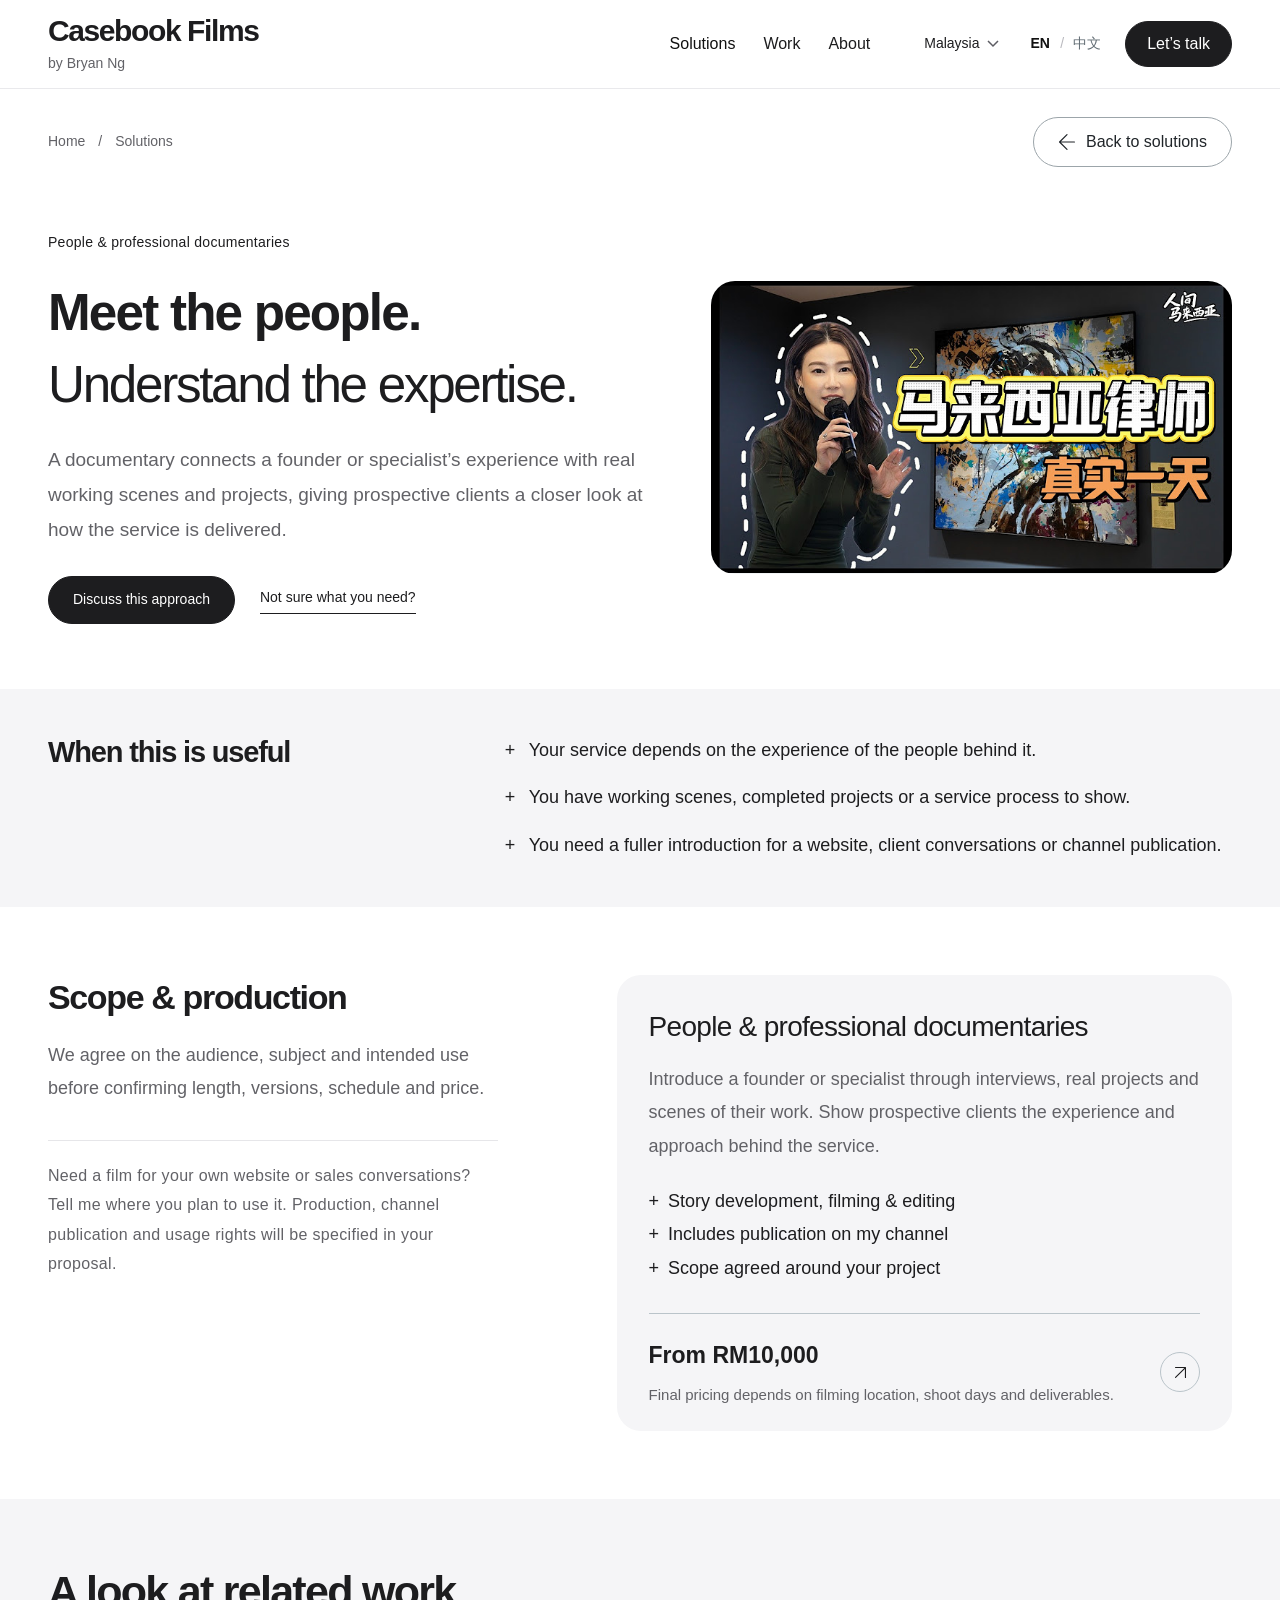
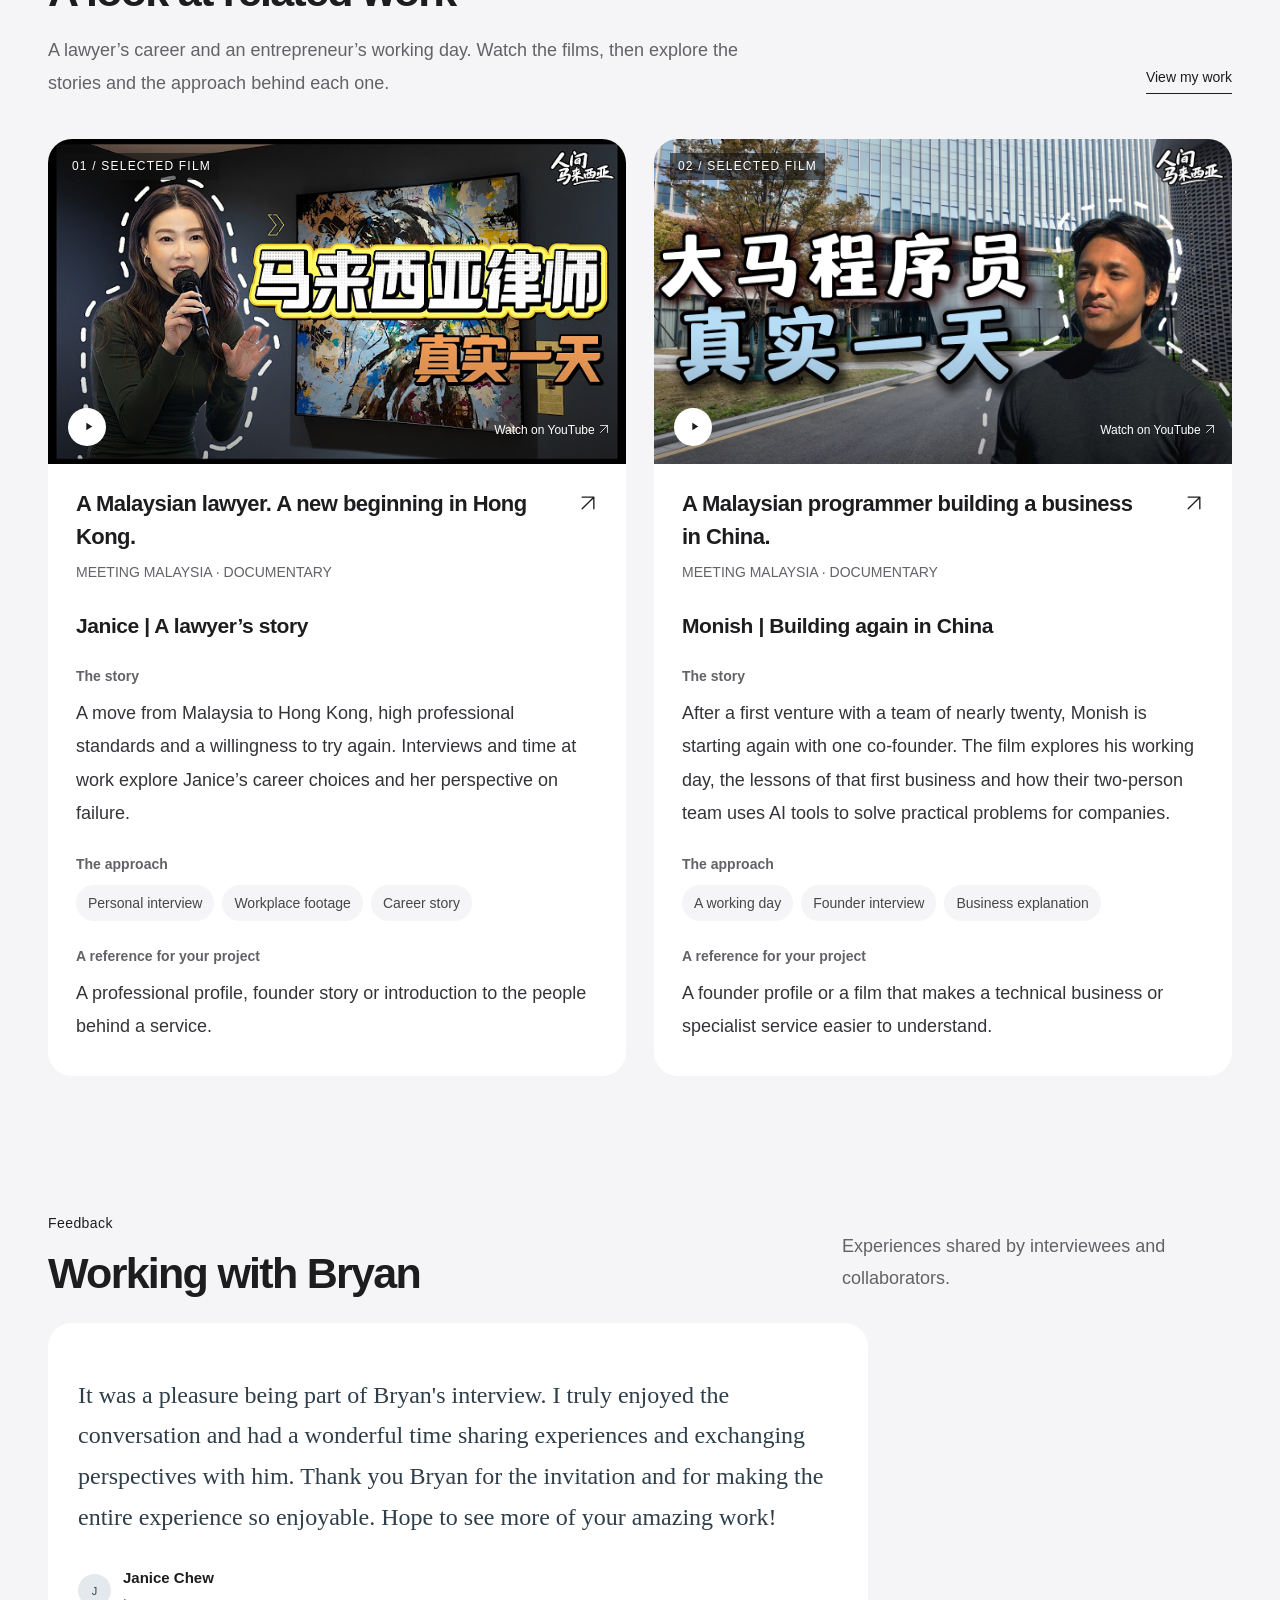
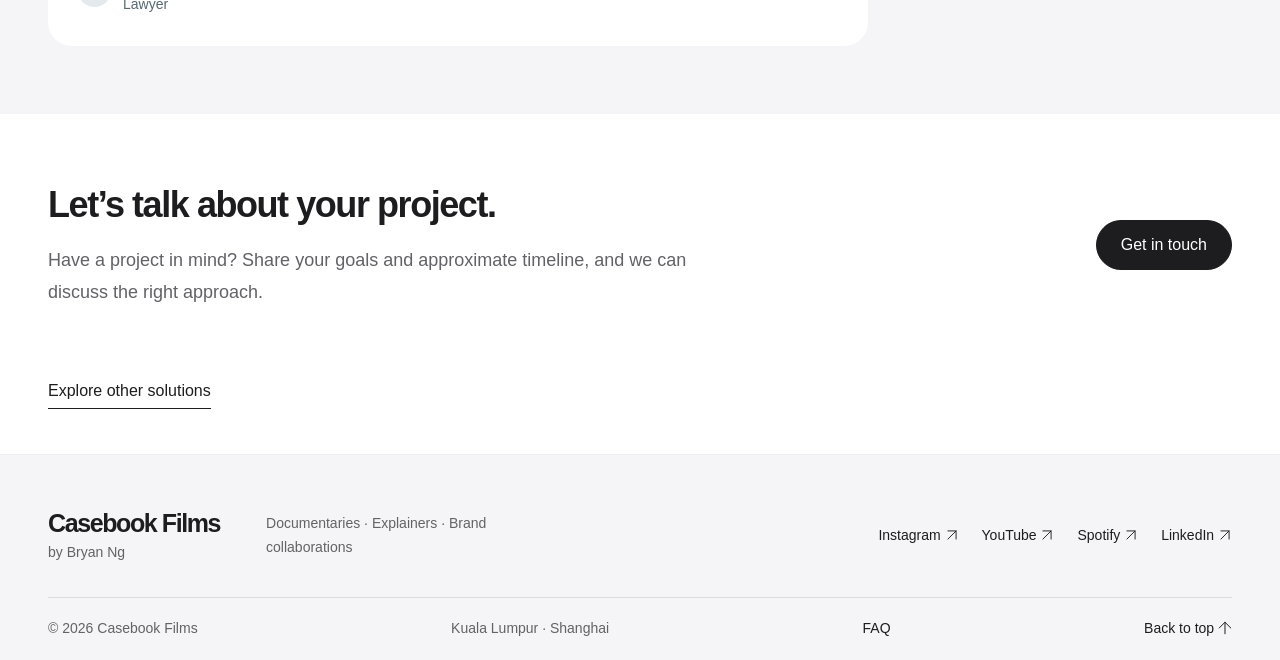
<file: documentary.html>
<!doctype html>
<html lang="en" data-region="my">
<head>
  <meta charset="utf-8">
  <meta name="viewport" content="width=device-width,initial-scale=1">
  <meta name="theme-color" content="#ffffff">
  <meta name="description" content="Casebook Films by Bryan Ng. People and professional documentaries, explainers and brand content in Kuala Lumpur and Shanghai.">
  <meta property="og:title" content="People &amp; professional documentaries — Casebook Films">
  <meta property="og:site_name" content="Casebook Films">
  <meta property="og:description" content="Explore films and content production by Bryan Ng, the filmmaker behind Casebook Films.">
  <meta property="og:type" content="website">
  <title>People &amp; professional documentaries — Casebook Films</title>
  <link rel="icon" href="assets/favicon.svg?v=6dbceaea9d27" type="image/svg+xml">
  <link rel="stylesheet" href="styles.css?v=fe4a845cd512">
  <link rel="stylesheet" href="pages.css?v=117afae10e9e">
  <link rel="stylesheet" href="theme.css?v=1032e75e91d5">
  <link rel="stylesheet" href="studio.css?v=b456efd14c1e">
  <script defer src="content.js?v=8183c831a6e8"></script>
  <script defer src="app.js?v=47796a479c50"></script>
</head>
<body data-page="documentary" data-page-title="solution1Title">
  <a class="skip-link" href="#main" data-i18n="skip">Skip to content</a>
  <header class="header" id="top">
    <div class="wrap nav-wrap">
      <a class="wordmark" href="index.html" aria-label="Casebook Films home" data-i18n-aria-label="homeLabel"><span class="brand-name" data-i18n="brandName">Casebook Films</span><small data-i18n="creatorLabel">by Bryan Ng</small></a>
      <nav class="main-nav" id="main-nav" aria-label="Main navigation" data-i18n-aria-label="navLabel">
        <a href="index.html#solutions" data-nav="solutions" data-i18n="navSolutions">Solutions</a>
        <a href="work.html" data-nav="work" data-i18n="navWork">Work</a>
        <a href="about.html" data-nav="about" data-i18n="navAbout">About</a>
        <div class="nav-settings">
          <label class="region-control"><span class="visually-hidden" data-i18n="regionLabel">Project region</span><select id="region-select"><option value="my" data-i18n="regionMalaysia">Malaysia</option><option value="cn" data-i18n="regionChina">China</option></select></label>
          <div class="language" aria-label="Language" data-i18n-aria-label="languageLabel"><button type="button" data-lang="en" class="active" aria-pressed="true">EN</button><span>/</span><button type="button" data-lang="zh" aria-pressed="false">中文</button></div>
          <a href="contact.html" class="button small dark nav-contact" data-i18n="letsTalk">Let’s talk</a>
        </div>
      </nav>
      <div class="nav-actions"><button class="menu-button" id="menu-button" aria-label="Open menu" aria-expanded="false" aria-controls="main-nav"><span></span><span></span></button></div>
    </div>
  </header>

  <main id="main"><nav class="wrap breadcrumbs" aria-label="Breadcrumb"><div class="breadcrumb-trail"><a class="" href="index.html"><span data-i18n="breadcrumbHome">Home</span></a><span aria-hidden="true">/</span><span data-i18n="breadcrumbSolutions">Solutions</span></div><a class="button back-to-solutions" href="index.html#solutions"><span aria-hidden="true">←</span><span data-i18n="detailBack">Back to solutions</span></a></nav><section class="wrap detail-hero" aria-labelledby="page-title"><div><div class="eyebrow" data-i18n="solution1Format">People &amp; professional documentaries</div><h1 id="page-title"><span data-i18n="docPageTitle">Meet the people.</span><em data-i18n="docPageTitle2">Understand the expertise.</em></h1><p class="detail-intro" data-i18n="docPageIntro">A documentary connects a founder or specialist’s experience with real working scenes and projects, giving prospective clients a closer look at how the service is delivered.</p><div class="hero-buttons"><a class="button blue" href="contact.html"><span data-i18n="detailDiscuss">Discuss this approach</span></a><a class="text-link" href="finder.html"><span data-i18n="navFinder">Not sure what you need?</span></a></div></div><figure><img src="assets/work-lawyer.jpg" alt="" width="720" height="405"></figure></section><section class="detail-fit"><div class="wrap detail-fit-grid"><h2 data-i18n="detailFit">When this is useful</h2><ul><li data-i18n="docFit1">Your service depends on the experience of the people behind it.</li><li data-i18n="docFit2">You have working scenes, completed projects or a service process to show.</li><li data-i18n="docFit3">You need a fuller introduction for a website, client conversations or channel publication.</li></ul></div></section><section class="wrap section detail-production" id="scope"><div><h2 data-i18n="detailScope">Scope &amp; production</h2><p data-i18n="scopeNote">We agree on the audience, subject and intended use before confirming length, versions, schedule and price.</p><p class="section-note" data-i18n="productionNote">Need a film for your own website or sales conversations? Tell me where you plan to use it. Production, channel publication and usage rights will be specified in your proposal.</p></div><div class="detail-service"><article class="service-card"><div class="service-top"><span>01</span><svg viewBox="0 0 40 40" fill="none" aria-hidden="true"><rect x="4" y="10" width="24" height="22" rx="3"/><path d="m28 18 9-5v16l-9-5M11 6h12"/></svg></div><h3 data-i18n="docTitle">People & professional documentaries</h3><p data-i18n="docBody">Introduce a founder or specialist through interviews, real projects and scenes of their work. Show prospective clients the experience and approach behind the service.</p><ul><li data-i18n="docItem1">Story development, filming & editing</li><li data-i18n="docItem2">Includes publication on my channel</li><li data-i18n="docItem3">Scope agreed around your project</li></ul><div class="service-bottom"><div class="documentary-price"><strong data-i18n="docPrice">From RM10,000</strong><small class="doc-price-footnote" data-region-only="my" data-i18n="docPriceFootnote">Final pricing depends on filming location, shoot days and deliverables.</small></div><a href="contact.html" aria-label="Discuss a documentary project" data-i18n-aria-label="docActionLabel">↗</a></div></article></div></section><section class="detail-work" id="examples"><div class="wrap section"><div class="section-top"><div><h2 data-i18n="detailExample">A look at related work</h2><p class="detail-example-note" data-i18n="docCaseIntro">A lawyer’s career and an entrepreneur’s working day. Watch the films, then explore the stories and the approach behind each one.</p></div><a class="text-link" href="work.html"><span data-i18n="exploreWork">View my work</span></a></div><div class="work-grid" id="work-grid" data-film-ids="rvwYqiqj8wg,cFNUXOzF8o8"></div></div></section><section class="reviews-section service-feedback" data-review-category="documentary" id="reviews" aria-labelledby="reviews-title"><div class="wrap section">
      <div class="section-top"><div><div class="eyebrow" data-i18n="reviewsKicker">FEEDBACK</div><h2 id="reviews-title" data-i18n="reviewsTitle">Working with Bryan</h2></div><p class="section-description" data-i18n="reviewsIntro">Experiences shared by interviewees and collaborators.</p></div>
      <p class="placeholder-note" id="reviews-placeholder-note" data-i18n="reviewsPlaceholder">Sample layout · these are not real client testimonials</p>
      <div class="review-grid" id="review-grid"></div>
    </div></section><section class="wrap page-contact section"><div><h2 data-i18n="pageContact">Let’s talk about your project.</h2><p data-i18n="pageContactBody">Have a project in mind? Share your goals and approximate timeline, and we can discuss the right approach.</p></div><a class="button blue" href="contact.html"><span data-i18n="homeContactCTA">Get in touch</span></a></section><div class="wrap return-solutions"><a class="text-link" href="index.html#solutions"><span data-i18n="detailOther">Explore other solutions</span></a></div></main>
  <footer class="footer"><div class="wrap footer-main"><a class="wordmark" href="index.html" aria-label="Casebook Films home" data-i18n-aria-label="homeLabel"><span class="brand-name" data-i18n="brandName">Casebook Films</span><small data-i18n="creatorLabel">by Bryan Ng</small></a><p data-i18n="footerLine">Documentaries · Explainers · Brand collaborations</p><div class="footer-socials" id="footer-socials"><a href="https://www.instagram.com/bryanng_3000/" target="_blank" rel="noopener noreferrer">Instagram ↗</a><a href="https://www.youtube.com/@bryanng3000" target="_blank" rel="noopener noreferrer">YouTube ↗</a><a href="https://open.spotify.com/show/7DqBiceoVwtTdMZbNSoP07" target="_blank" rel="noopener noreferrer">Spotify ↗</a><a href="https://www.linkedin.com/in/bryanng3000/" target="_blank" rel="noopener noreferrer">LinkedIn ↗</a></div></div><div class="wrap footer-bottom"><span>© <span id="year">2026</span> <span data-i18n="brandFullName">Casebook Films</span></span><span data-i18n="footerDraft">Portfolio draft · More stories to come.</span><a href="index.html#faq" data-i18n="faqNav">FAQ</a><a href="#top" data-i18n="backTop">Back to top ↑</a></div></footer>
  <dialog id="service-rates-dialog" class="service-rates-dialog" aria-labelledby="service-rates-title"><div class="dialog-heading"><h2 id="service-rates-title"></h2><button type="button" class="close-dialog" aria-label="Close category rates" data-i18n-aria-label="closeRates">×</button></div><div class="rate-region-label" data-i18n="ratesRegion">Malaysia reference rates · MYR / RM</div><p data-i18n="ratesUnit">Reference rates for one content item or placement.</p><table class="rates-table"><thead><tr><th scope="col" data-i18n="ratesService">Content / service</th><th scope="col" data-i18n="ratesPrice">Reference price</th></tr></thead><tbody id="category-rates-body"></tbody></table><div class="usage-option"><h3 data-i18n="ratesUsageTitle">Optional usage rights</h3><div class="usage-option-row"><span data-i18n="ratesUsageItem">One month of online usage</span><strong id="usage-rate"></strong></div><p data-i18n="ratesUsageNote">Tell me where and how you plan to use the content so we can agree on the scope and term.</p></div><a href="contact.html" class="button blue" id="rate-contact-link" data-i18n="ratesContact">Discuss a collaboration ↗</a></dialog>
  <dialog id="wechat-dialog" class="wechat-dialog" aria-labelledby="wechat-dialog-title"><div class="dialog-heading"><h2 id="wechat-dialog-title" data-i18n="wechatTitle">Let’s connect on WeChat</h2><button type="button" class="close-dialog" aria-label="Close WeChat contact details" data-i18n-aria-label="closeWechat">×</button></div><p data-i18n="wechatInstruction">Copy the WeChat ID, then search for it in WeChat to add me.</p><strong class="wechat-id-large" data-wechat-id>bryanng3000</strong><p class="wechat-note" data-i18n="wechatNote">Please include “合作+名称” in your friend request.</p><button class="button blue" type="button" data-copy-wechat data-i18n="copyWechat">Copy WeChat ID</button></dialog>
  <dialog id="film-dialog" class="film-dialog"><div class="dialog-heading"><span id="film-dialog-title"></span><button type="button" class="close-dialog" aria-label="Close video" data-i18n-aria-label="closeVideoLabel">×</button></div><div id="film-player"></div><a id="film-external" class="text-link" target="_blank" rel="noopener noreferrer" data-i18n="watchPlatform">Watch on YouTube ↗</a></dialog>
  <div class="toast" id="toast" role="status" aria-live="polite"></div>
</body>
</html>
</file>
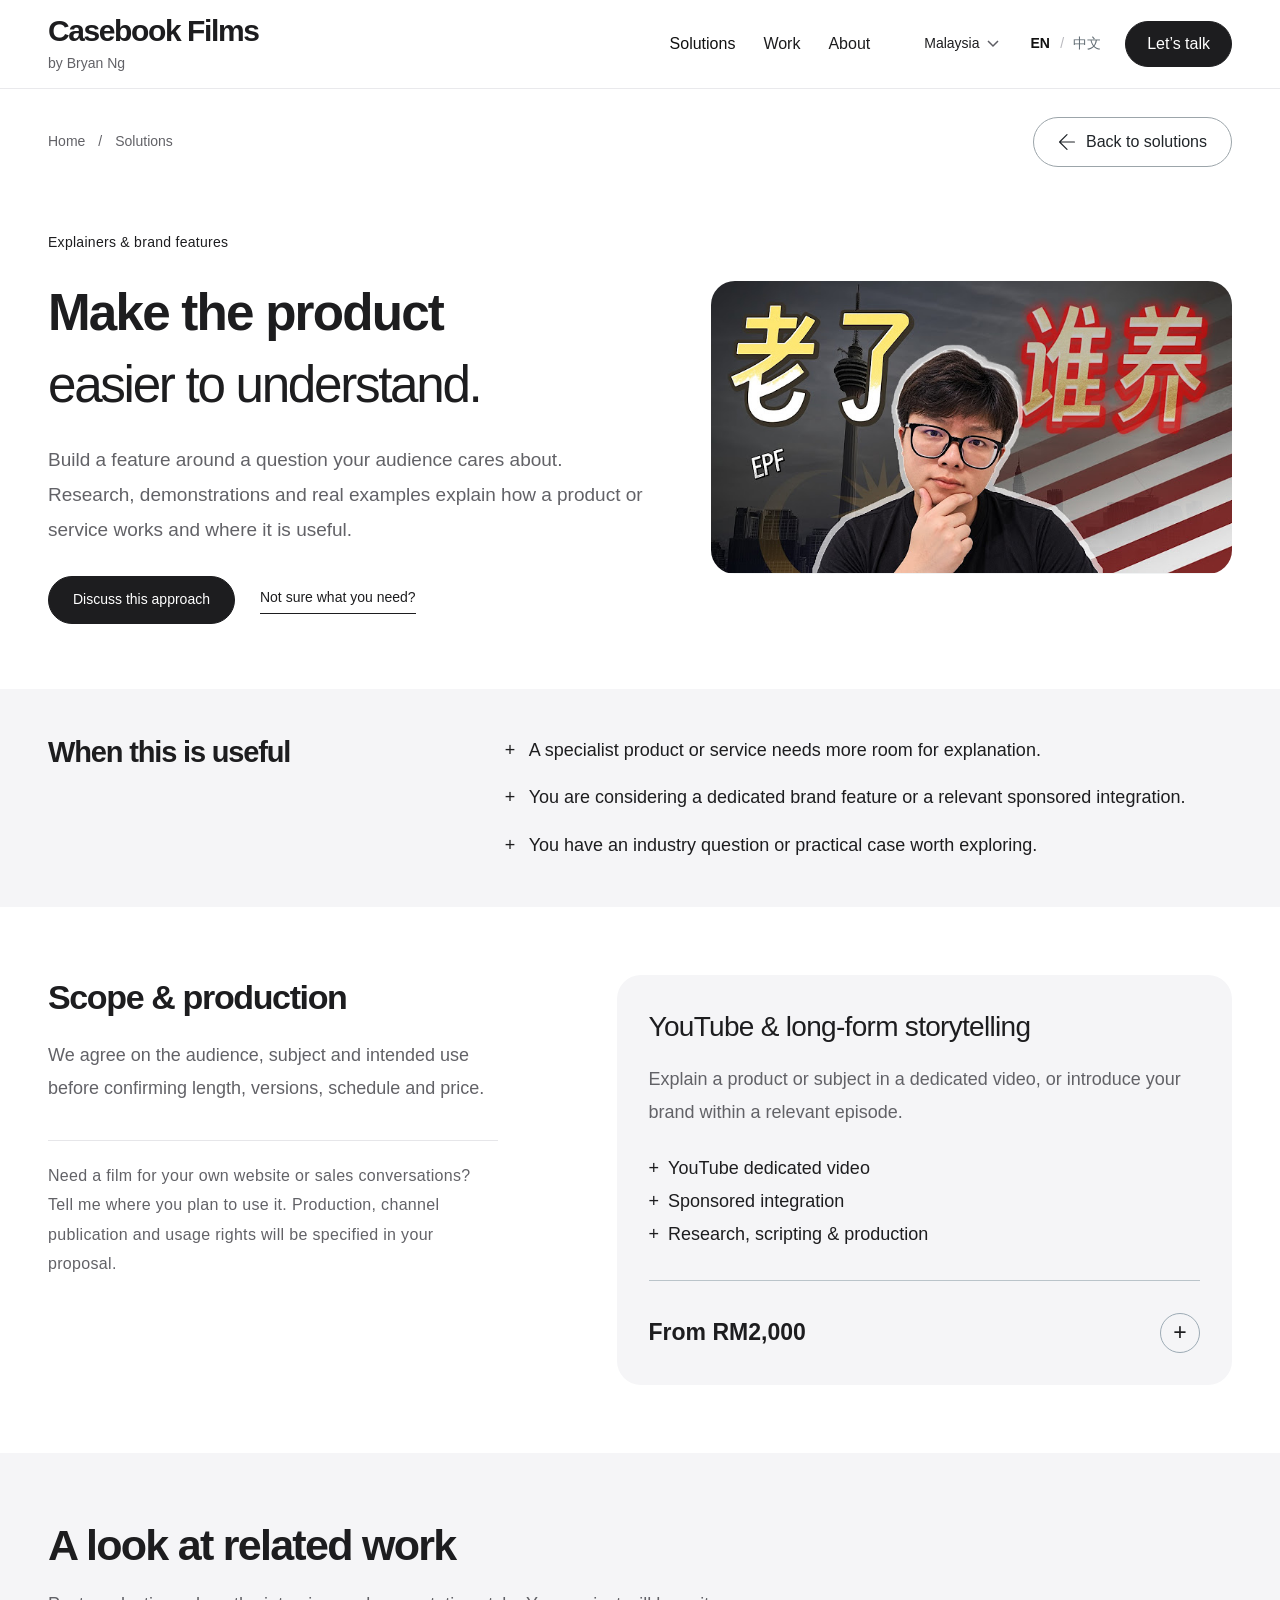
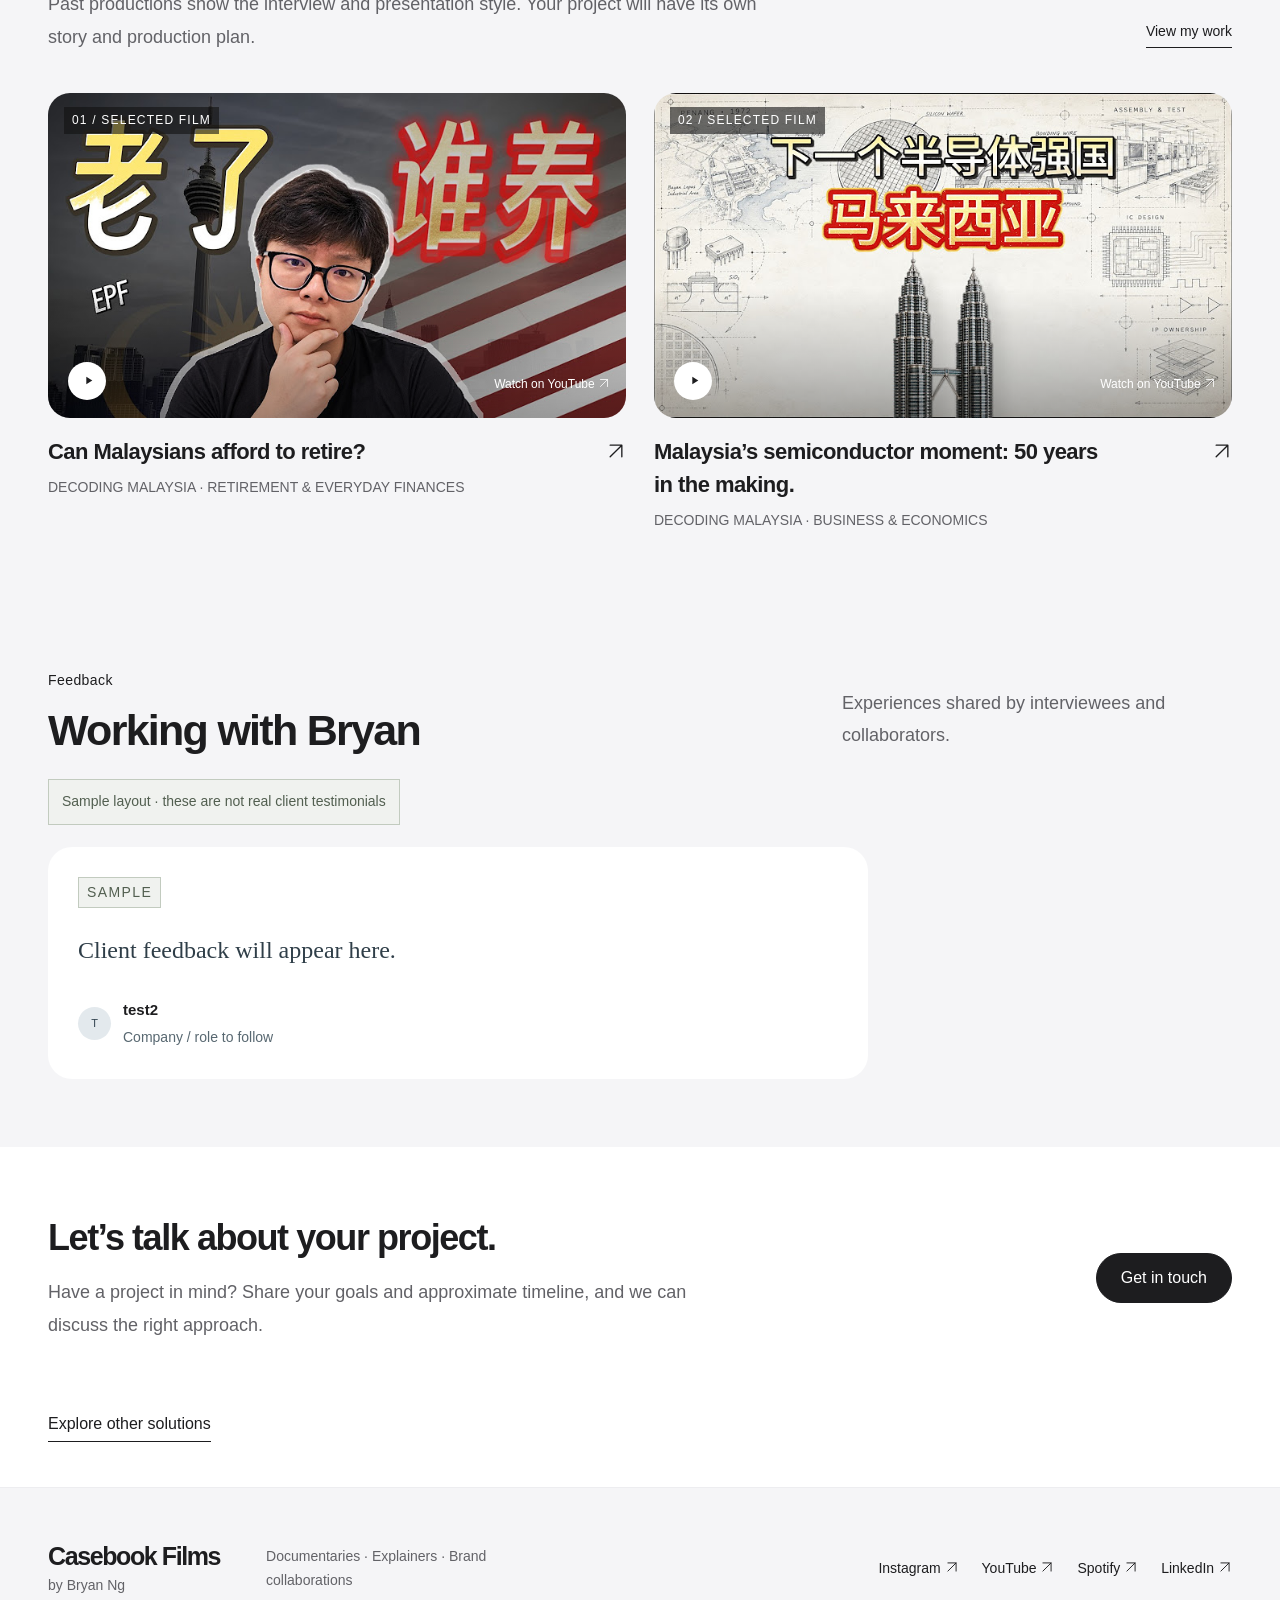
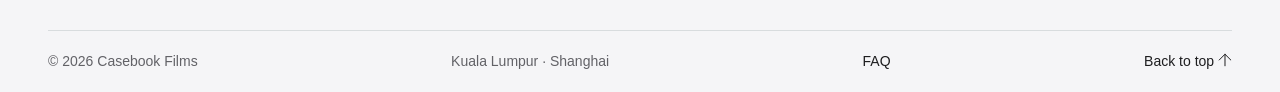
<file: explainers.html>
<!doctype html>
<html lang="en" data-region="my">
<head>
  <meta charset="utf-8">
  <meta name="viewport" content="width=device-width,initial-scale=1">
  <meta name="theme-color" content="#ffffff">
  <meta name="description" content="Casebook Films by Bryan Ng. People and professional documentaries, explainers and brand content in Kuala Lumpur and Shanghai.">
  <meta property="og:title" content="Explainers &amp; brand features — Casebook Films">
  <meta property="og:site_name" content="Casebook Films">
  <meta property="og:description" content="Explore films and content production by Bryan Ng, the filmmaker behind Casebook Films.">
  <meta property="og:type" content="website">
  <title>Explainers &amp; brand features — Casebook Films</title>
  <link rel="icon" href="assets/favicon.svg?v=6dbceaea9d27" type="image/svg+xml">
  <link rel="stylesheet" href="styles.css?v=fe4a845cd512">
  <link rel="stylesheet" href="pages.css?v=117afae10e9e">
  <link rel="stylesheet" href="theme.css?v=1032e75e91d5">
  <link rel="stylesheet" href="studio.css?v=b456efd14c1e">
  <script defer src="content.js?v=8183c831a6e8"></script>
  <script defer src="app.js?v=47796a479c50"></script>
</head>
<body data-page="explainers" data-page-title="solution2Title">
  <a class="skip-link" href="#main" data-i18n="skip">Skip to content</a>
  <header class="header" id="top">
    <div class="wrap nav-wrap">
      <a class="wordmark" href="index.html" aria-label="Casebook Films home" data-i18n-aria-label="homeLabel"><span class="brand-name" data-i18n="brandName">Casebook Films</span><small data-i18n="creatorLabel">by Bryan Ng</small></a>
      <nav class="main-nav" id="main-nav" aria-label="Main navigation" data-i18n-aria-label="navLabel">
        <a href="index.html#solutions" data-nav="solutions" data-i18n="navSolutions">Solutions</a>
        <a href="work.html" data-nav="work" data-i18n="navWork">Work</a>
        <a href="about.html" data-nav="about" data-i18n="navAbout">About</a>
        <div class="nav-settings">
          <label class="region-control"><span class="visually-hidden" data-i18n="regionLabel">Project region</span><select id="region-select"><option value="my" data-i18n="regionMalaysia">Malaysia</option><option value="cn" data-i18n="regionChina">China</option></select></label>
          <div class="language" aria-label="Language" data-i18n-aria-label="languageLabel"><button type="button" data-lang="en" class="active" aria-pressed="true">EN</button><span>/</span><button type="button" data-lang="zh" aria-pressed="false">中文</button></div>
          <a href="contact.html" class="button small dark nav-contact" data-i18n="letsTalk">Let’s talk</a>
        </div>
      </nav>
      <div class="nav-actions"><button class="menu-button" id="menu-button" aria-label="Open menu" aria-expanded="false" aria-controls="main-nav"><span></span><span></span></button></div>
    </div>
  </header>

  <main id="main"><nav class="wrap breadcrumbs" aria-label="Breadcrumb"><div class="breadcrumb-trail"><a class="" href="index.html"><span data-i18n="breadcrumbHome">Home</span></a><span aria-hidden="true">/</span><span data-i18n="breadcrumbSolutions">Solutions</span></div><a class="button back-to-solutions" href="index.html#solutions"><span aria-hidden="true">←</span><span data-i18n="detailBack">Back to solutions</span></a></nav><section class="wrap detail-hero" aria-labelledby="page-title"><div><div class="eyebrow" data-i18n="solution2Format">Explainers &amp; brand features</div><h1 id="page-title"><span data-i18n="explainPageTitle">Make the product</span><em data-i18n="explainPageTitle2">easier to understand.</em></h1><p class="detail-intro" data-i18n="explainPageIntro">Build a feature around a question your audience cares about. Research, demonstrations and real examples explain how a product or service works and where it is useful.</p><div class="hero-buttons"><a class="button blue" href="contact.html"><span data-i18n="detailDiscuss">Discuss this approach</span></a><a class="text-link" href="finder.html"><span data-i18n="navFinder">Not sure what you need?</span></a></div></div><figure><img src="assets/work-retirement.jpg" alt="" width="720" height="405"></figure></section><section class="detail-fit"><div class="wrap detail-fit-grid"><h2 data-i18n="detailFit">When this is useful</h2><ul><li data-i18n="explainFit1">A specialist product or service needs more room for explanation.</li><li data-i18n="explainFit2">You are considering a dedicated brand feature or a relevant sponsored integration.</li><li data-i18n="explainFit3">You have an industry question or practical case worth exploring.</li></ul></div></section><section class="wrap section detail-production" id="scope"><div><h2 data-i18n="detailScope">Scope &amp; production</h2><p data-i18n="scopeNote">We agree on the audience, subject and intended use before confirming length, versions, schedule and price.</p><p class="section-note" data-i18n="productionNote">Need a film for your own website or sales conversations? Tell me where you plan to use it. Production, channel publication and usage rights will be specified in your proposal.</p></div><div class="detail-service"><article class="service-card"><div class="service-top"><span>02</span><svg viewBox="0 0 40 40" fill="none" aria-hidden="true"><rect x="3" y="8" width="34" height="24" rx="7"/><path d="m17 15 10 5-10 5z"/></svg></div><h3 data-i18n="ytTitle">YouTube & long-form storytelling</h3><p data-i18n="ytBody">Explain a product or subject in a dedicated video, or introduce your brand within a relevant episode.</p><ul><li data-i18n="ytItem1">YouTube dedicated video</li><li data-i18n="ytItem2">Sponsored integration</li><li data-i18n="ytItem3">Research, scripting & production</li></ul><div class="service-bottom"><button type="button" class="rate-trigger" data-rate-category="youtube" data-region-only="my" aria-haspopup="dialog" aria-controls="service-rates-dialog" aria-label="View YouTube category rates" data-i18n-aria-label="viewYouTubeRates"><strong data-i18n="ytPrice">From RM2,000</strong><span class="rate-trigger-icon" aria-hidden="true">+</span></button><strong data-region-only="cn" data-i18n="ytPrice" hidden>Discuss a collaboration</strong><a data-region-only="cn" hidden href="contact.html" aria-label="Discuss a YouTube collaboration" data-i18n-aria-label="ytActionLabel">↗</a></div></article></div></section><section class="detail-work" id="examples"><div class="wrap section"><div class="section-top"><div><h2 data-i18n="detailExample">A look at related work</h2><p class="detail-example-note" data-i18n="detailExampleNote">Past productions show the interview and presentation style. Your project will have its own story and production plan.</p></div><a class="text-link" href="work.html"><span data-i18n="exploreWork">View my work</span></a></div><div class="work-grid" id="work-grid" data-film-ids="kB9ajFAxLaw,CP6NEL7REYQ"></div></div></section><section class="reviews-section service-feedback" data-review-category="explainers" id="reviews" aria-labelledby="reviews-title"><div class="wrap section">
      <div class="section-top"><div><div class="eyebrow" data-i18n="reviewsKicker">FEEDBACK</div><h2 id="reviews-title" data-i18n="reviewsTitle">Working with Bryan</h2></div><p class="section-description" data-i18n="reviewsIntro">Experiences shared by interviewees and collaborators.</p></div>
      <p class="placeholder-note" id="reviews-placeholder-note" data-i18n="reviewsPlaceholder">Sample layout · these are not real client testimonials</p>
      <div class="review-grid" id="review-grid"></div>
    </div></section><section class="wrap page-contact section"><div><h2 data-i18n="pageContact">Let’s talk about your project.</h2><p data-i18n="pageContactBody">Have a project in mind? Share your goals and approximate timeline, and we can discuss the right approach.</p></div><a class="button blue" href="contact.html"><span data-i18n="homeContactCTA">Get in touch</span></a></section><div class="wrap return-solutions"><a class="text-link" href="index.html#solutions"><span data-i18n="detailOther">Explore other solutions</span></a></div></main>
  <footer class="footer"><div class="wrap footer-main"><a class="wordmark" href="index.html" aria-label="Casebook Films home" data-i18n-aria-label="homeLabel"><span class="brand-name" data-i18n="brandName">Casebook Films</span><small data-i18n="creatorLabel">by Bryan Ng</small></a><p data-i18n="footerLine">Documentaries · Explainers · Brand collaborations</p><div class="footer-socials" id="footer-socials"><a href="https://www.instagram.com/bryanng_3000/" target="_blank" rel="noopener noreferrer">Instagram ↗</a><a href="https://www.youtube.com/@bryanng3000" target="_blank" rel="noopener noreferrer">YouTube ↗</a><a href="https://open.spotify.com/show/7DqBiceoVwtTdMZbNSoP07" target="_blank" rel="noopener noreferrer">Spotify ↗</a><a href="https://www.linkedin.com/in/bryanng3000/" target="_blank" rel="noopener noreferrer">LinkedIn ↗</a></div></div><div class="wrap footer-bottom"><span>© <span id="year">2026</span> <span data-i18n="brandFullName">Casebook Films</span></span><span data-i18n="footerDraft">Portfolio draft · More stories to come.</span><a href="index.html#faq" data-i18n="faqNav">FAQ</a><a href="#top" data-i18n="backTop">Back to top ↑</a></div></footer>
  <dialog id="service-rates-dialog" class="service-rates-dialog" aria-labelledby="service-rates-title"><div class="dialog-heading"><h2 id="service-rates-title"></h2><button type="button" class="close-dialog" aria-label="Close category rates" data-i18n-aria-label="closeRates">×</button></div><div class="rate-region-label" data-i18n="ratesRegion">Malaysia reference rates · MYR / RM</div><p data-i18n="ratesUnit">Reference rates for one content item or placement.</p><table class="rates-table"><thead><tr><th scope="col" data-i18n="ratesService">Content / service</th><th scope="col" data-i18n="ratesPrice">Reference price</th></tr></thead><tbody id="category-rates-body"></tbody></table><div class="usage-option"><h3 data-i18n="ratesUsageTitle">Optional usage rights</h3><div class="usage-option-row"><span data-i18n="ratesUsageItem">One month of online usage</span><strong id="usage-rate"></strong></div><p data-i18n="ratesUsageNote">Tell me where and how you plan to use the content so we can agree on the scope and term.</p></div><a href="contact.html" class="button blue" id="rate-contact-link" data-i18n="ratesContact">Discuss a collaboration ↗</a></dialog>
  <dialog id="wechat-dialog" class="wechat-dialog" aria-labelledby="wechat-dialog-title"><div class="dialog-heading"><h2 id="wechat-dialog-title" data-i18n="wechatTitle">Let’s connect on WeChat</h2><button type="button" class="close-dialog" aria-label="Close WeChat contact details" data-i18n-aria-label="closeWechat">×</button></div><p data-i18n="wechatInstruction">Copy the WeChat ID, then search for it in WeChat to add me.</p><strong class="wechat-id-large" data-wechat-id>bryanng3000</strong><p class="wechat-note" data-i18n="wechatNote">Please include “合作+名称” in your friend request.</p><button class="button blue" type="button" data-copy-wechat data-i18n="copyWechat">Copy WeChat ID</button></dialog>
  <dialog id="film-dialog" class="film-dialog"><div class="dialog-heading"><span id="film-dialog-title"></span><button type="button" class="close-dialog" aria-label="Close video" data-i18n-aria-label="closeVideoLabel">×</button></div><div id="film-player"></div><a id="film-external" class="text-link" target="_blank" rel="noopener noreferrer" data-i18n="watchPlatform">Watch on YouTube ↗</a></dialog>
  <div class="toast" id="toast" role="status" aria-live="polite"></div>
</body>
</html>
</file>
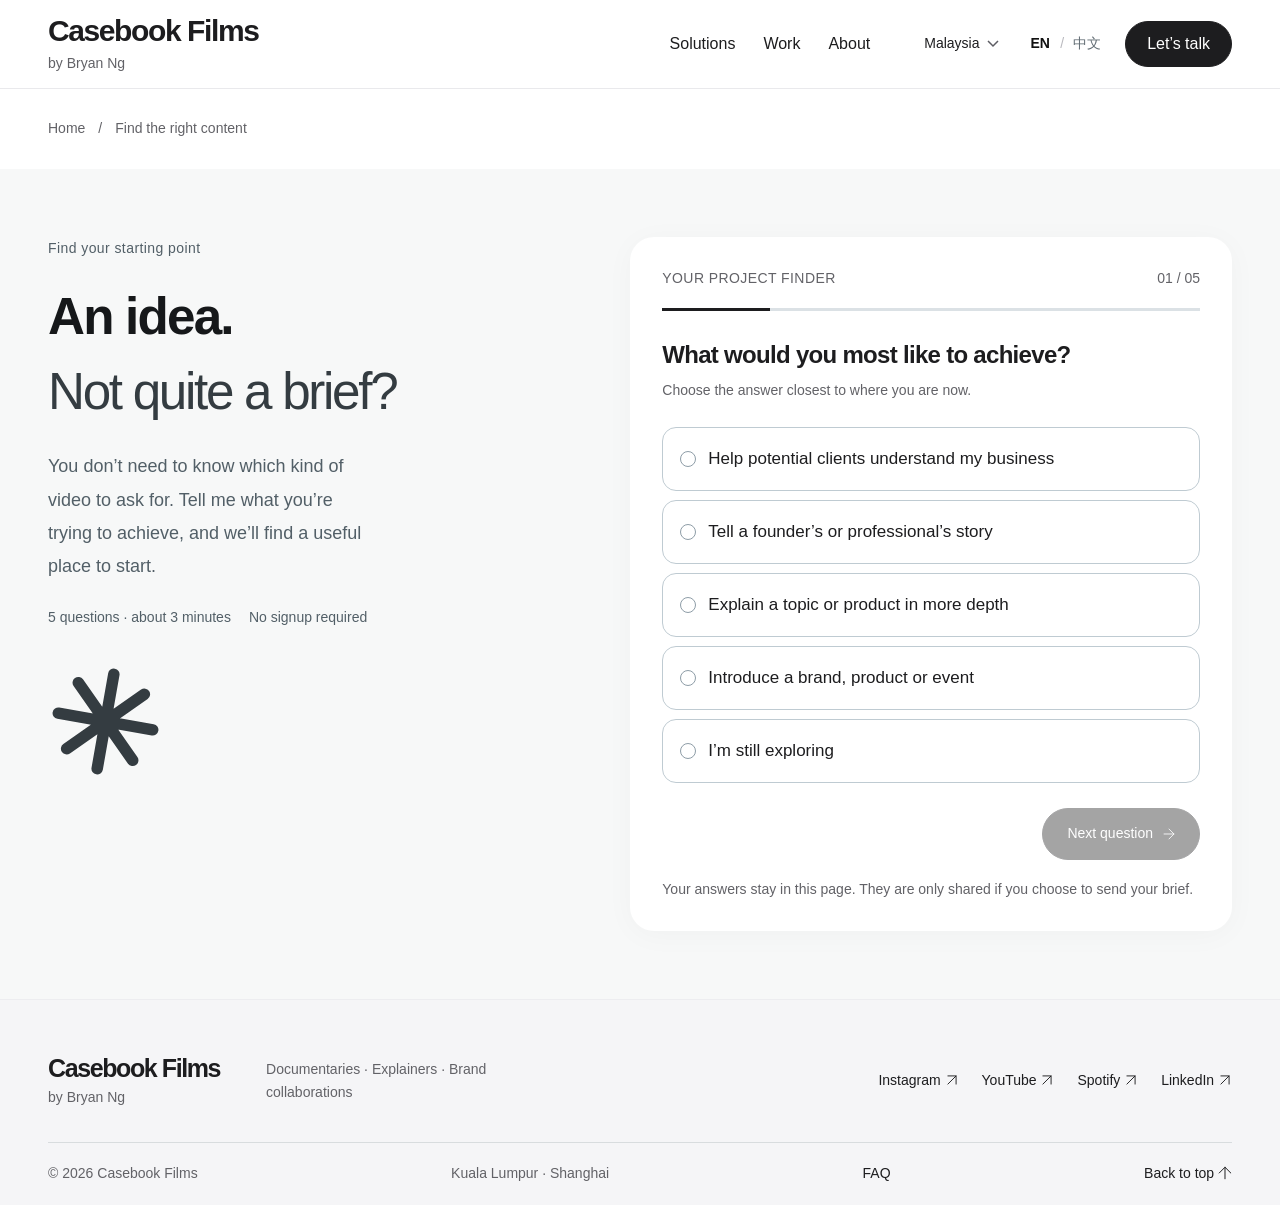
<file: finder.html>
<!doctype html>
<html lang="en" data-region="my">
<head>
  <meta charset="utf-8">
  <meta name="viewport" content="width=device-width,initial-scale=1">
  <meta name="theme-color" content="#ffffff">
  <meta name="description" content="Casebook Films by Bryan Ng. People and professional documentaries, explainers and brand content in Kuala Lumpur and Shanghai.">
  <meta property="og:title" content="Project finder — Casebook Films">
  <meta property="og:site_name" content="Casebook Films">
  <meta property="og:description" content="Explore films and content production by Bryan Ng, the filmmaker behind Casebook Films.">
  <meta property="og:type" content="website">
  <title>Project finder — Casebook Films</title>
  <link rel="icon" href="assets/favicon.svg?v=6dbceaea9d27" type="image/svg+xml">
  <link rel="stylesheet" href="styles.css?v=fe4a845cd512">
  <link rel="stylesheet" href="pages.css?v=117afae10e9e">
  <link rel="stylesheet" href="theme.css?v=1032e75e91d5">
  <link rel="stylesheet" href="studio.css?v=b456efd14c1e">
  <script defer src="content.js?v=8183c831a6e8"></script>
  <script defer src="app.js?v=47796a479c50"></script>
</head>
<body data-page="finder" data-page-title="finderPageTitle">
  <a class="skip-link" href="#main" data-i18n="skip">Skip to content</a>
  <header class="header" id="top">
    <div class="wrap nav-wrap">
      <a class="wordmark" href="index.html" aria-label="Casebook Films home" data-i18n-aria-label="homeLabel"><span class="brand-name" data-i18n="brandName">Casebook Films</span><small data-i18n="creatorLabel">by Bryan Ng</small></a>
      <nav class="main-nav" id="main-nav" aria-label="Main navigation" data-i18n-aria-label="navLabel">
        <a href="index.html#solutions" data-nav="solutions" data-i18n="navSolutions">Solutions</a>
        <a href="work.html" data-nav="work" data-i18n="navWork">Work</a>
        <a href="about.html" data-nav="about" data-i18n="navAbout">About</a>
        <div class="nav-settings">
          <label class="region-control"><span class="visually-hidden" data-i18n="regionLabel">Project region</span><select id="region-select"><option value="my" data-i18n="regionMalaysia">Malaysia</option><option value="cn" data-i18n="regionChina">China</option></select></label>
          <div class="language" aria-label="Language" data-i18n-aria-label="languageLabel"><button type="button" data-lang="en" class="active" aria-pressed="true">EN</button><span>/</span><button type="button" data-lang="zh" aria-pressed="false">中文</button></div>
          <a href="contact.html" class="button small dark nav-contact" data-i18n="letsTalk">Let’s talk</a>
        </div>
      </nav>
      <div class="nav-actions"><button class="menu-button" id="menu-button" aria-label="Open menu" aria-expanded="false" aria-controls="main-nav"><span></span><span></span></button></div>
    </div>
  </header>

  <main id="main"><nav class="wrap breadcrumbs" aria-label="Breadcrumb"><div class="breadcrumb-trail"><a class="" href="index.html"><span data-i18n="breadcrumbHome">Home</span></a><span aria-hidden="true">/</span><span data-i18n="finderPageTitle">Find the right content</span></div></nav><section class="finder-section" id="finder" aria-labelledby="finder-title"><div class="wrap finder-layout section">
      <div class="finder-copy"><div class="eyebrow" data-i18n="finderKicker">06 / FIND YOUR STARTING POINT</div><h1 id="finder-title"><span data-i18n="finderTitle">An idea.</span><em data-i18n="finderTitle2">Not quite a brief?</em></h1><p data-i18n="finderIntro">You don’t need to know which kind of video to ask for. Tell me what you’re trying to achieve, and we’ll find a useful place to start.</p><div class="finder-meta"><span data-i18n="finderTime">5 questions · about 3 minutes</span><span data-i18n="finderNoSignup">No signup required</span></div><div class="finder-star" aria-hidden="true">✳</div></div>
      <div class="quiz-card" id="quiz-card"><div class="quiz-top"><span class="eyebrow" data-i18n="projectFinder">YOUR PROJECT FINDER</span><span id="quiz-counter">01 / 05</span></div><div class="quiz-progress" role="progressbar" aria-label="Question progress" data-i18n-aria-label="progressLabel" aria-valuemin="0" aria-valuemax="5" aria-valuenow="1"><span id="quiz-progress-fill"></span></div><div id="quiz-content"></div></div>
    </div></section></main>
  <footer class="footer"><div class="wrap footer-main"><a class="wordmark" href="index.html" aria-label="Casebook Films home" data-i18n-aria-label="homeLabel"><span class="brand-name" data-i18n="brandName">Casebook Films</span><small data-i18n="creatorLabel">by Bryan Ng</small></a><p data-i18n="footerLine">Documentaries · Explainers · Brand collaborations</p><div class="footer-socials" id="footer-socials"><a href="https://www.instagram.com/bryanng_3000/" target="_blank" rel="noopener noreferrer">Instagram ↗</a><a href="https://www.youtube.com/@bryanng3000" target="_blank" rel="noopener noreferrer">YouTube ↗</a><a href="https://open.spotify.com/show/7DqBiceoVwtTdMZbNSoP07" target="_blank" rel="noopener noreferrer">Spotify ↗</a><a href="https://www.linkedin.com/in/bryanng3000/" target="_blank" rel="noopener noreferrer">LinkedIn ↗</a></div></div><div class="wrap footer-bottom"><span>© <span id="year">2026</span> <span data-i18n="brandFullName">Casebook Films</span></span><span data-i18n="footerDraft">Portfolio draft · More stories to come.</span><a href="index.html#faq" data-i18n="faqNav">FAQ</a><a href="#top" data-i18n="backTop">Back to top ↑</a></div></footer>
  <dialog id="service-rates-dialog" class="service-rates-dialog" aria-labelledby="service-rates-title"><div class="dialog-heading"><h2 id="service-rates-title"></h2><button type="button" class="close-dialog" aria-label="Close category rates" data-i18n-aria-label="closeRates">×</button></div><div class="rate-region-label" data-i18n="ratesRegion">Malaysia reference rates · MYR / RM</div><p data-i18n="ratesUnit">Reference rates for one content item or placement.</p><table class="rates-table"><thead><tr><th scope="col" data-i18n="ratesService">Content / service</th><th scope="col" data-i18n="ratesPrice">Reference price</th></tr></thead><tbody id="category-rates-body"></tbody></table><div class="usage-option"><h3 data-i18n="ratesUsageTitle">Optional usage rights</h3><div class="usage-option-row"><span data-i18n="ratesUsageItem">One month of online usage</span><strong id="usage-rate"></strong></div><p data-i18n="ratesUsageNote">Tell me where and how you plan to use the content so we can agree on the scope and term.</p></div><a href="contact.html" class="button blue" id="rate-contact-link" data-i18n="ratesContact">Discuss a collaboration ↗</a></dialog>
  <dialog id="wechat-dialog" class="wechat-dialog" aria-labelledby="wechat-dialog-title"><div class="dialog-heading"><h2 id="wechat-dialog-title" data-i18n="wechatTitle">Let’s connect on WeChat</h2><button type="button" class="close-dialog" aria-label="Close WeChat contact details" data-i18n-aria-label="closeWechat">×</button></div><p data-i18n="wechatInstruction">Copy the WeChat ID, then search for it in WeChat to add me.</p><strong class="wechat-id-large" data-wechat-id>bryanng3000</strong><p class="wechat-note" data-i18n="wechatNote">Please include “合作+名称” in your friend request.</p><button class="button blue" type="button" data-copy-wechat data-i18n="copyWechat">Copy WeChat ID</button></dialog>
  <dialog id="film-dialog" class="film-dialog"><div class="dialog-heading"><span id="film-dialog-title"></span><button type="button" class="close-dialog" aria-label="Close video" data-i18n-aria-label="closeVideoLabel">×</button></div><div id="film-player"></div><a id="film-external" class="text-link" target="_blank" rel="noopener noreferrer" data-i18n="watchPlatform">Watch on YouTube ↗</a></dialog>
  <div class="toast" id="toast" role="status" aria-live="polite"></div>
</body>
</html>
</file>
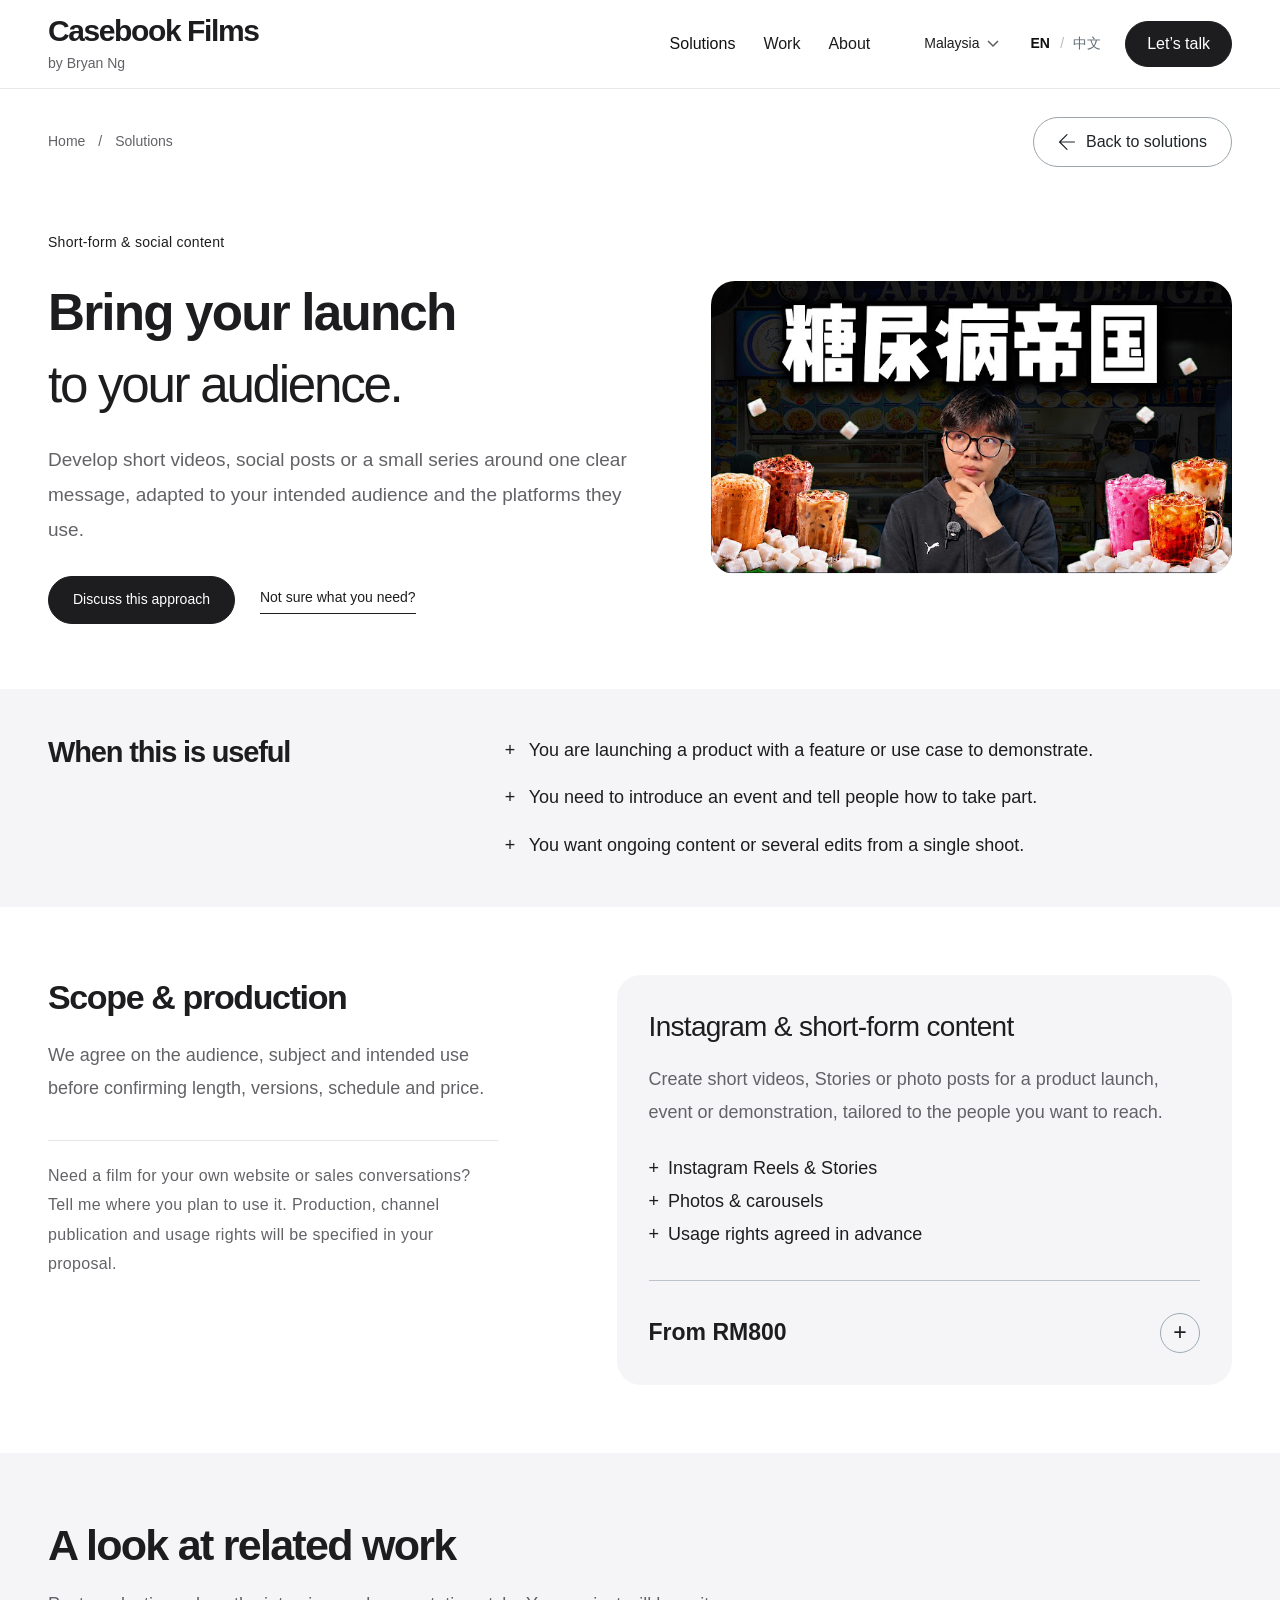
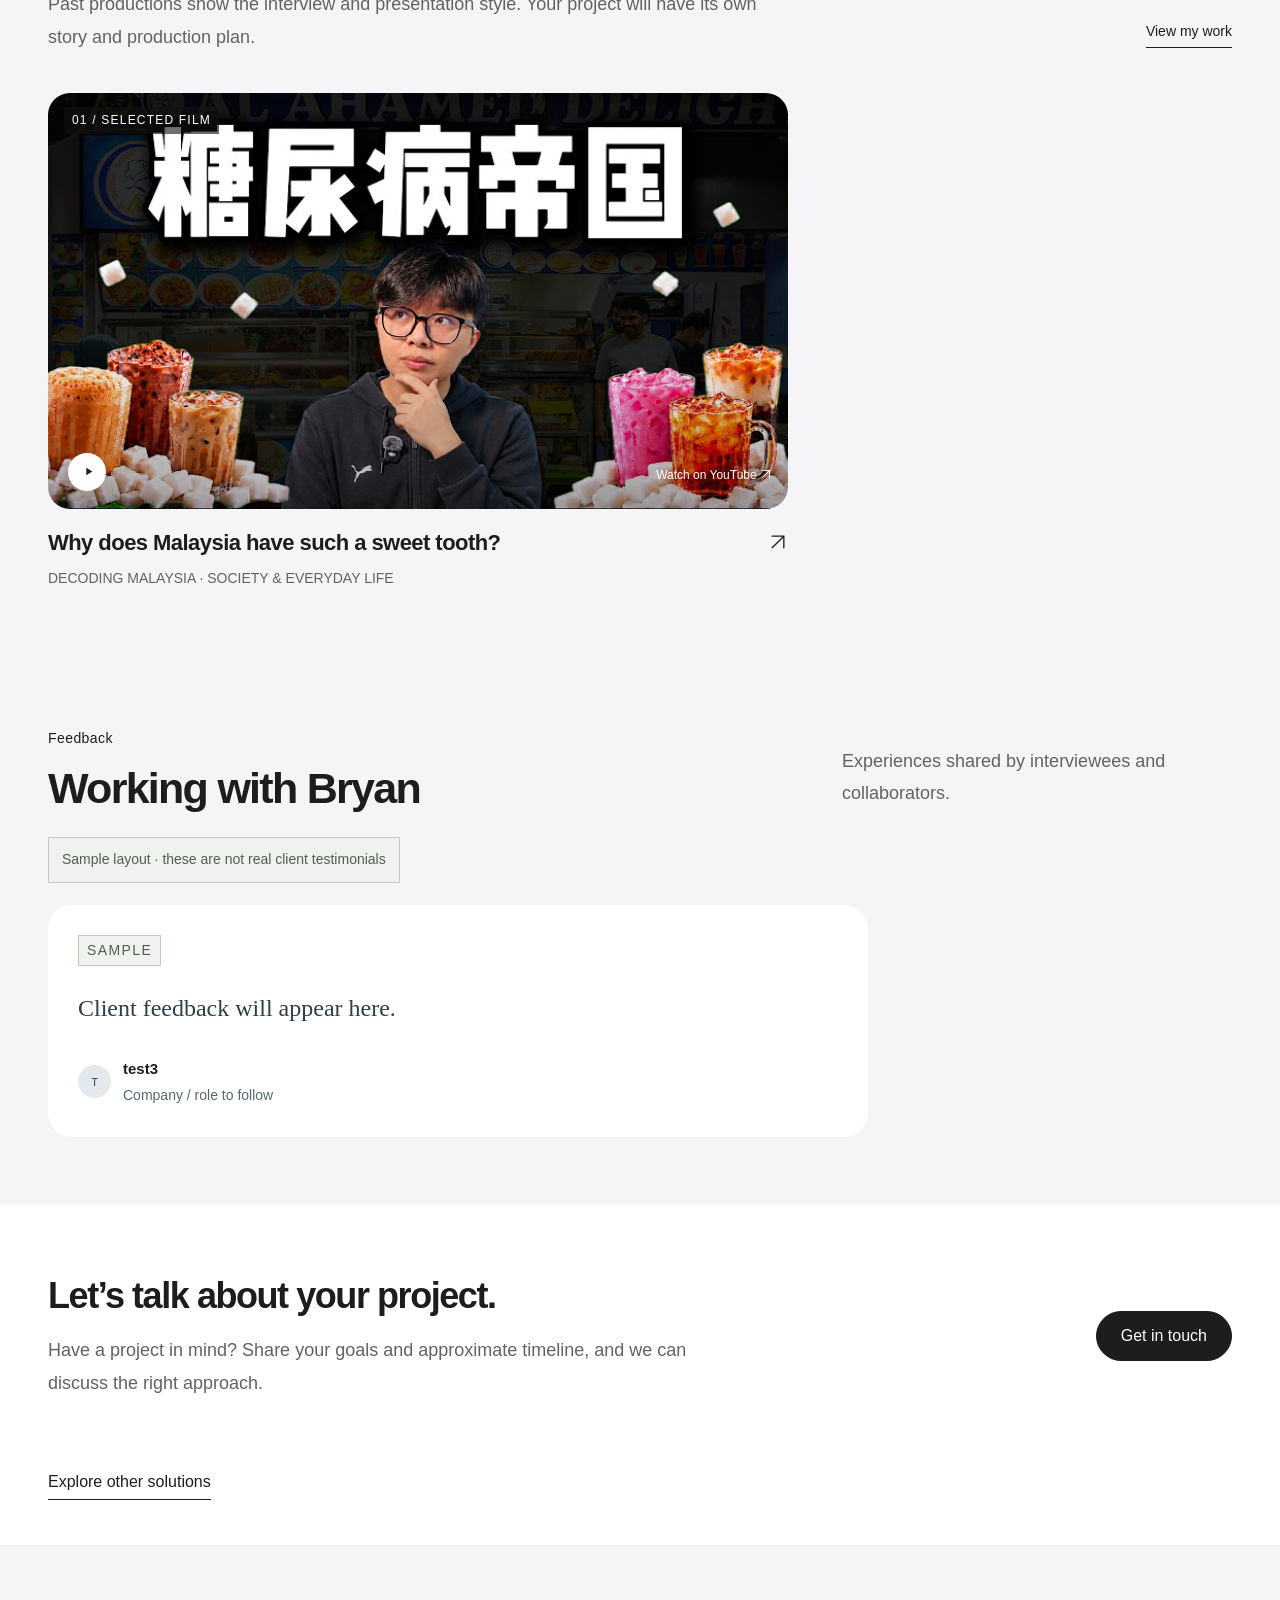
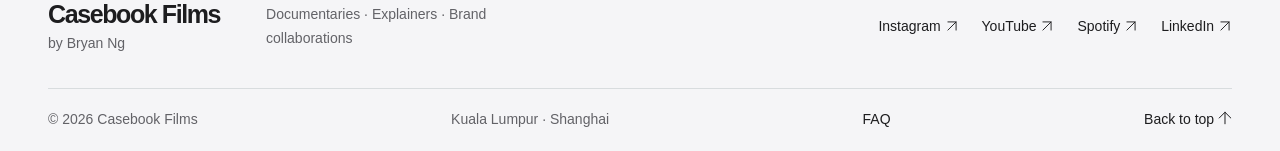
<file: social.html>
<!doctype html>
<html lang="en" data-region="my">
<head>
  <meta charset="utf-8">
  <meta name="viewport" content="width=device-width,initial-scale=1">
  <meta name="theme-color" content="#ffffff">
  <meta name="description" content="Casebook Films by Bryan Ng. People and professional documentaries, explainers and brand content in Kuala Lumpur and Shanghai.">
  <meta property="og:title" content="Short-form &amp; social content — Casebook Films">
  <meta property="og:site_name" content="Casebook Films">
  <meta property="og:description" content="Explore films and content production by Bryan Ng, the filmmaker behind Casebook Films.">
  <meta property="og:type" content="website">
  <title>Short-form &amp; social content — Casebook Films</title>
  <link rel="icon" href="assets/favicon.svg?v=6dbceaea9d27" type="image/svg+xml">
  <link rel="stylesheet" href="styles.css?v=fe4a845cd512">
  <link rel="stylesheet" href="pages.css?v=117afae10e9e">
  <link rel="stylesheet" href="theme.css?v=1032e75e91d5">
  <link rel="stylesheet" href="studio.css?v=b456efd14c1e">
  <script defer src="content.js?v=8183c831a6e8"></script>
  <script defer src="app.js?v=47796a479c50"></script>
</head>
<body data-page="social" data-page-title="solution3Title">
  <a class="skip-link" href="#main" data-i18n="skip">Skip to content</a>
  <header class="header" id="top">
    <div class="wrap nav-wrap">
      <a class="wordmark" href="index.html" aria-label="Casebook Films home" data-i18n-aria-label="homeLabel"><span class="brand-name" data-i18n="brandName">Casebook Films</span><small data-i18n="creatorLabel">by Bryan Ng</small></a>
      <nav class="main-nav" id="main-nav" aria-label="Main navigation" data-i18n-aria-label="navLabel">
        <a href="index.html#solutions" data-nav="solutions" data-i18n="navSolutions">Solutions</a>
        <a href="work.html" data-nav="work" data-i18n="navWork">Work</a>
        <a href="about.html" data-nav="about" data-i18n="navAbout">About</a>
        <div class="nav-settings">
          <label class="region-control"><span class="visually-hidden" data-i18n="regionLabel">Project region</span><select id="region-select"><option value="my" data-i18n="regionMalaysia">Malaysia</option><option value="cn" data-i18n="regionChina">China</option></select></label>
          <div class="language" aria-label="Language" data-i18n-aria-label="languageLabel"><button type="button" data-lang="en" class="active" aria-pressed="true">EN</button><span>/</span><button type="button" data-lang="zh" aria-pressed="false">中文</button></div>
          <a href="contact.html" class="button small dark nav-contact" data-i18n="letsTalk">Let’s talk</a>
        </div>
      </nav>
      <div class="nav-actions"><button class="menu-button" id="menu-button" aria-label="Open menu" aria-expanded="false" aria-controls="main-nav"><span></span><span></span></button></div>
    </div>
  </header>

  <main id="main"><nav class="wrap breadcrumbs" aria-label="Breadcrumb"><div class="breadcrumb-trail"><a class="" href="index.html"><span data-i18n="breadcrumbHome">Home</span></a><span aria-hidden="true">/</span><span data-i18n="breadcrumbSolutions">Solutions</span></div><a class="button back-to-solutions" href="index.html#solutions"><span aria-hidden="true">←</span><span data-i18n="detailBack">Back to solutions</span></a></nav><section class="wrap detail-hero" aria-labelledby="page-title"><div><div class="eyebrow" data-i18n="solution3Format">Short-form &amp; social content</div><h1 id="page-title"><span data-i18n="socialPageTitle">Bring your launch</span><em data-i18n="socialPageTitle2">to your audience.</em></h1><p class="detail-intro" data-i18n="socialPageIntro">Develop short videos, social posts or a small series around one clear message, adapted to your intended audience and the platforms they use.</p><div class="hero-buttons"><a class="button blue" href="contact.html"><span data-i18n="detailDiscuss">Discuss this approach</span></a><a class="text-link" href="finder.html"><span data-i18n="navFinder">Not sure what you need?</span></a></div></div><figure><img src="assets/work-4.jpg" alt="" width="720" height="405"></figure></section><section class="detail-fit"><div class="wrap detail-fit-grid"><h2 data-i18n="detailFit">When this is useful</h2><ul><li data-i18n="socialFit1">You are launching a product with a feature or use case to demonstrate.</li><li data-i18n="socialFit2">You need to introduce an event and tell people how to take part.</li><li data-i18n="socialFit3">You want ongoing content or several edits from a single shoot.</li></ul></div></section><section class="wrap section detail-production" id="scope"><div><h2 data-i18n="detailScope">Scope &amp; production</h2><p data-i18n="scopeNote">We agree on the audience, subject and intended use before confirming length, versions, schedule and price.</p><p class="section-note" data-i18n="productionNote">Need a film for your own website or sales conversations? Tell me where you plan to use it. Production, channel publication and usage rights will be specified in your proposal.</p></div><div class="detail-service"><article class="service-card"><div class="service-top"><span>03</span><svg viewBox="0 0 40 40" fill="none" aria-hidden="true"><rect x="10" y="3" width="20" height="34" rx="4"/><path d="M16 8h8m-5 23h2M17 16l8 5-8 5z"/></svg></div><h3 data-i18n="igTitle">Instagram & short-form content</h3><p data-i18n="igBody">Create short videos, Stories or photo posts for a product launch, event or demonstration, tailored to the people you want to reach.</p><ul><li data-i18n="igItem1">Instagram Reels & Stories</li><li data-i18n="igItem2">Photos & carousels</li><li data-i18n="igItem3">Usage rights agreed in advance</li></ul><div class="service-bottom"><button type="button" class="rate-trigger" data-rate-category="instagram" data-region-only="my" aria-haspopup="dialog" aria-controls="service-rates-dialog" aria-label="View Instagram category rates" data-i18n-aria-label="viewInstagramRates"><strong data-i18n="igPrice">From RM800</strong><span class="rate-trigger-icon" aria-hidden="true">+</span></button><strong data-region-only="cn" data-i18n="igPrice" hidden>Discuss a collaboration</strong><a data-region-only="cn" hidden href="contact.html" aria-label="Discuss an Instagram collaboration" data-i18n-aria-label="igActionLabel">↗</a></div></article></div></section><section class="detail-work" id="examples"><div class="wrap section"><div class="section-top"><div><h2 data-i18n="detailExample">A look at related work</h2><p class="detail-example-note" data-i18n="detailExampleNote">Past productions show the interview and presentation style. Your project will have its own story and production plan.</p></div><a class="text-link" href="work.html"><span data-i18n="exploreWork">View my work</span></a></div><div class="work-grid" id="work-grid" data-film-ids="9E874nT2Ggc"></div></div></section><section class="reviews-section service-feedback" data-review-category="social" id="reviews" aria-labelledby="reviews-title"><div class="wrap section">
      <div class="section-top"><div><div class="eyebrow" data-i18n="reviewsKicker">FEEDBACK</div><h2 id="reviews-title" data-i18n="reviewsTitle">Working with Bryan</h2></div><p class="section-description" data-i18n="reviewsIntro">Experiences shared by interviewees and collaborators.</p></div>
      <p class="placeholder-note" id="reviews-placeholder-note" data-i18n="reviewsPlaceholder">Sample layout · these are not real client testimonials</p>
      <div class="review-grid" id="review-grid"></div>
    </div></section><section class="wrap page-contact section"><div><h2 data-i18n="pageContact">Let’s talk about your project.</h2><p data-i18n="pageContactBody">Have a project in mind? Share your goals and approximate timeline, and we can discuss the right approach.</p></div><a class="button blue" href="contact.html"><span data-i18n="homeContactCTA">Get in touch</span></a></section><div class="wrap return-solutions"><a class="text-link" href="index.html#solutions"><span data-i18n="detailOther">Explore other solutions</span></a></div></main>
  <footer class="footer"><div class="wrap footer-main"><a class="wordmark" href="index.html" aria-label="Casebook Films home" data-i18n-aria-label="homeLabel"><span class="brand-name" data-i18n="brandName">Casebook Films</span><small data-i18n="creatorLabel">by Bryan Ng</small></a><p data-i18n="footerLine">Documentaries · Explainers · Brand collaborations</p><div class="footer-socials" id="footer-socials"><a href="https://www.instagram.com/bryanng_3000/" target="_blank" rel="noopener noreferrer">Instagram ↗</a><a href="https://www.youtube.com/@bryanng3000" target="_blank" rel="noopener noreferrer">YouTube ↗</a><a href="https://open.spotify.com/show/7DqBiceoVwtTdMZbNSoP07" target="_blank" rel="noopener noreferrer">Spotify ↗</a><a href="https://www.linkedin.com/in/bryanng3000/" target="_blank" rel="noopener noreferrer">LinkedIn ↗</a></div></div><div class="wrap footer-bottom"><span>© <span id="year">2026</span> <span data-i18n="brandFullName">Casebook Films</span></span><span data-i18n="footerDraft">Portfolio draft · More stories to come.</span><a href="index.html#faq" data-i18n="faqNav">FAQ</a><a href="#top" data-i18n="backTop">Back to top ↑</a></div></footer>
  <dialog id="service-rates-dialog" class="service-rates-dialog" aria-labelledby="service-rates-title"><div class="dialog-heading"><h2 id="service-rates-title"></h2><button type="button" class="close-dialog" aria-label="Close category rates" data-i18n-aria-label="closeRates">×</button></div><div class="rate-region-label" data-i18n="ratesRegion">Malaysia reference rates · MYR / RM</div><p data-i18n="ratesUnit">Reference rates for one content item or placement.</p><table class="rates-table"><thead><tr><th scope="col" data-i18n="ratesService">Content / service</th><th scope="col" data-i18n="ratesPrice">Reference price</th></tr></thead><tbody id="category-rates-body"></tbody></table><div class="usage-option"><h3 data-i18n="ratesUsageTitle">Optional usage rights</h3><div class="usage-option-row"><span data-i18n="ratesUsageItem">One month of online usage</span><strong id="usage-rate"></strong></div><p data-i18n="ratesUsageNote">Tell me where and how you plan to use the content so we can agree on the scope and term.</p></div><a href="contact.html" class="button blue" id="rate-contact-link" data-i18n="ratesContact">Discuss a collaboration ↗</a></dialog>
  <dialog id="wechat-dialog" class="wechat-dialog" aria-labelledby="wechat-dialog-title"><div class="dialog-heading"><h2 id="wechat-dialog-title" data-i18n="wechatTitle">Let’s connect on WeChat</h2><button type="button" class="close-dialog" aria-label="Close WeChat contact details" data-i18n-aria-label="closeWechat">×</button></div><p data-i18n="wechatInstruction">Copy the WeChat ID, then search for it in WeChat to add me.</p><strong class="wechat-id-large" data-wechat-id>bryanng3000</strong><p class="wechat-note" data-i18n="wechatNote">Please include “合作+名称” in your friend request.</p><button class="button blue" type="button" data-copy-wechat data-i18n="copyWechat">Copy WeChat ID</button></dialog>
  <dialog id="film-dialog" class="film-dialog"><div class="dialog-heading"><span id="film-dialog-title"></span><button type="button" class="close-dialog" aria-label="Close video" data-i18n-aria-label="closeVideoLabel">×</button></div><div id="film-player"></div><a id="film-external" class="text-link" target="_blank" rel="noopener noreferrer" data-i18n="watchPlatform">Watch on YouTube ↗</a></dialog>
  <div class="toast" id="toast" role="status" aria-live="polite"></div>
</body>
</html>
</file>
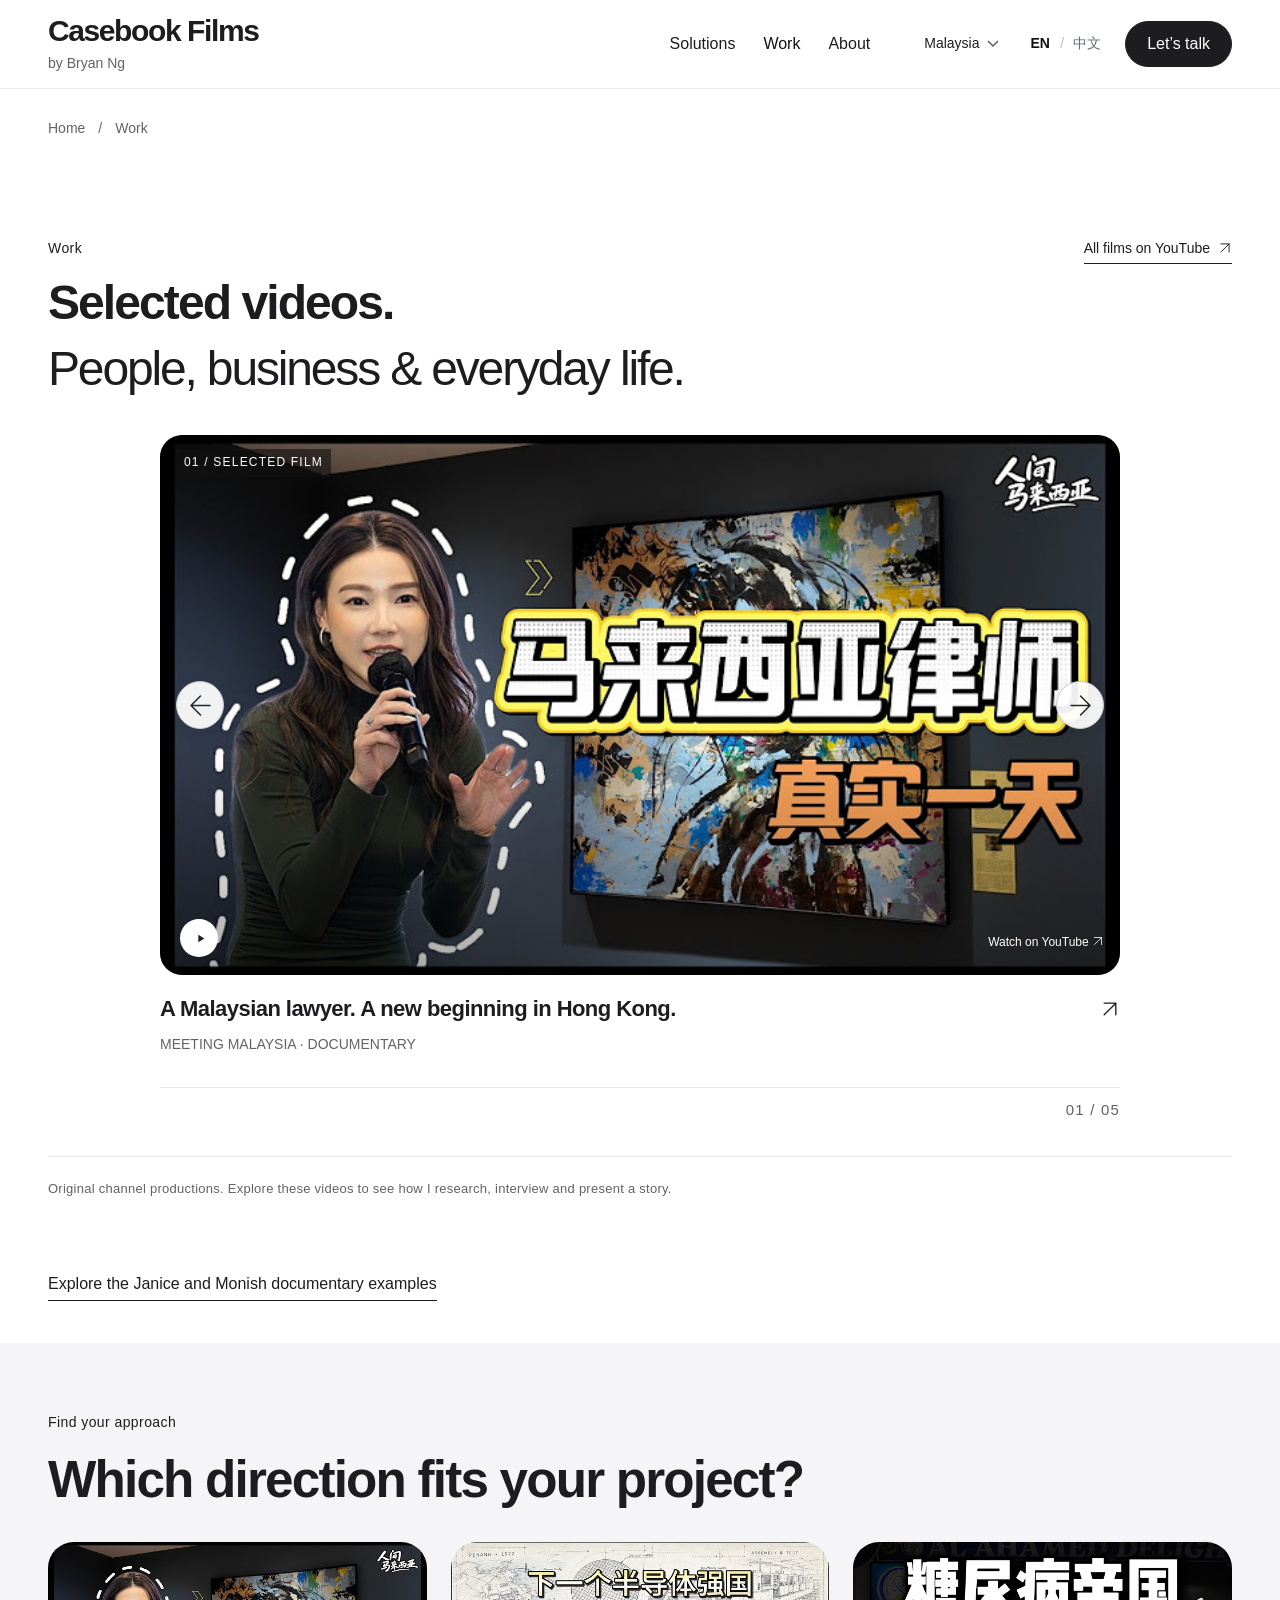
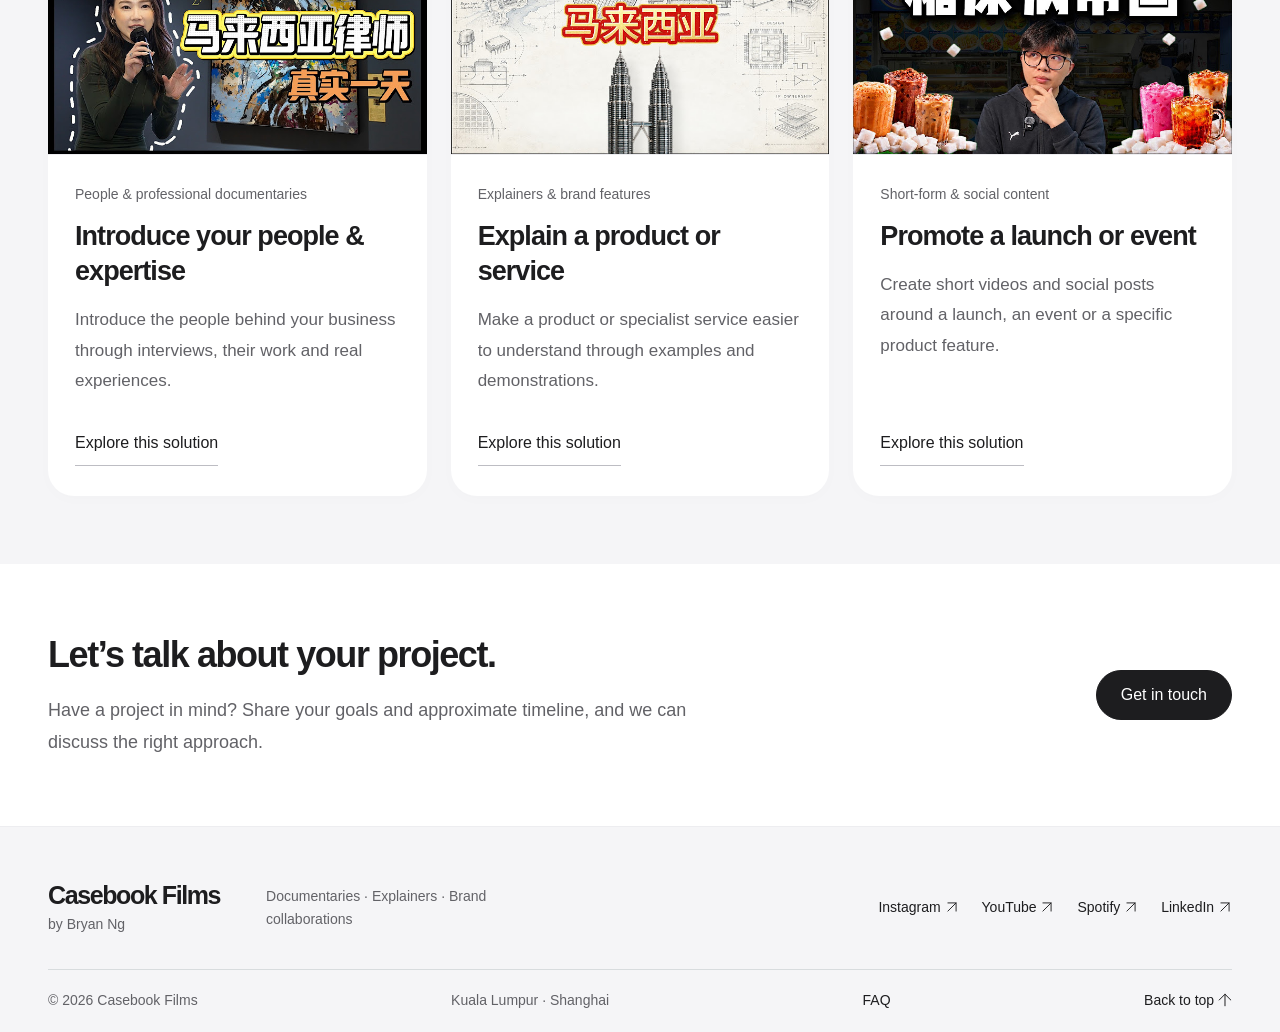
<file: work.html>
<!doctype html>
<html lang="en" data-region="my">
<head>
  <meta charset="utf-8">
  <meta name="viewport" content="width=device-width,initial-scale=1">
  <meta name="theme-color" content="#ffffff">
  <meta name="description" content="Casebook Films by Bryan Ng. People and professional documentaries, explainers and brand content in Kuala Lumpur and Shanghai.">
  <meta property="og:title" content="Work — Casebook Films">
  <meta property="og:site_name" content="Casebook Films">
  <meta property="og:description" content="Explore films and content production by Bryan Ng, the filmmaker behind Casebook Films.">
  <meta property="og:type" content="website">
  <title>Work — Casebook Films</title>
  <link rel="icon" href="assets/favicon.svg?v=6dbceaea9d27" type="image/svg+xml">
  <link rel="stylesheet" href="styles.css?v=fe4a845cd512">
  <link rel="stylesheet" href="pages.css?v=117afae10e9e">
  <link rel="stylesheet" href="theme.css?v=1032e75e91d5">
  <link rel="stylesheet" href="studio.css?v=b456efd14c1e">
  <script defer src="content.js?v=8183c831a6e8"></script>
  <script defer src="app.js?v=47796a479c50"></script>
</head>
<body data-page="work" data-page-title="workPageTitle">
  <a class="skip-link" href="#main" data-i18n="skip">Skip to content</a>
  <header class="header" id="top">
    <div class="wrap nav-wrap">
      <a class="wordmark" href="index.html" aria-label="Casebook Films home" data-i18n-aria-label="homeLabel"><span class="brand-name" data-i18n="brandName">Casebook Films</span><small data-i18n="creatorLabel">by Bryan Ng</small></a>
      <nav class="main-nav" id="main-nav" aria-label="Main navigation" data-i18n-aria-label="navLabel">
        <a href="index.html#solutions" data-nav="solutions" data-i18n="navSolutions">Solutions</a>
        <a href="work.html" data-nav="work" data-i18n="navWork">Work</a>
        <a href="about.html" data-nav="about" data-i18n="navAbout">About</a>
        <div class="nav-settings">
          <label class="region-control"><span class="visually-hidden" data-i18n="regionLabel">Project region</span><select id="region-select"><option value="my" data-i18n="regionMalaysia">Malaysia</option><option value="cn" data-i18n="regionChina">China</option></select></label>
          <div class="language" aria-label="Language" data-i18n-aria-label="languageLabel"><button type="button" data-lang="en" class="active" aria-pressed="true">EN</button><span>/</span><button type="button" data-lang="zh" aria-pressed="false">中文</button></div>
          <a href="contact.html" class="button small dark nav-contact" data-i18n="letsTalk">Let’s talk</a>
        </div>
      </nav>
      <div class="nav-actions"><button class="menu-button" id="menu-button" aria-label="Open menu" aria-expanded="false" aria-controls="main-nav"><span></span><span></span></button></div>
    </div>
  </header>

  <main id="main"><nav class="wrap breadcrumbs" aria-label="Breadcrumb"><div class="breadcrumb-trail"><a class="" href="index.html"><span data-i18n="breadcrumbHome">Home</span></a><span aria-hidden="true">/</span><span data-i18n="workPageTitle">Work</span></div></nav><section class="work-section wrap section" id="work" aria-labelledby="work-title">
      <div class="section-top"><div><div class="eyebrow" data-i18n="workKicker">01 / SELECTED WORK</div><h1 id="work-title"><span data-i18n="workTitle">Selected videos.</span><em data-i18n="workSubtitle">People, business & everyday life.</em></h1></div><a class="text-link" id="all-films-link" href="https://www.youtube.com/@bryanng3000/videos" target="_blank" rel="noopener noreferrer"><span data-i18n="allFilms">All films on YouTube</span> ↗</a></div>
      <div class="work-grid" id="work-grid" data-carousel="true"></div>
      <p class="section-note" data-i18n="workNote">Original channel productions. Explore these videos to see how I research, interview and present a story.</p>
    </section><div class="wrap work-case-link"><a class="text-link" href="documentary.html#examples"><span data-i18n="documentaryCasesLink">Explore the Janice and Monish documentary examples</span></a></div><section class="work-solutions solutions-section section" id="solutions"><div class="wrap"><div class="section-top"><div><div class="eyebrow" data-i18n="workSolutionsKicker">Find your approach</div><h2 data-i18n="workSolutionsTitle">Which direction fits your project?</h2></div></div><div class="solution-grid"><a class="solution-card" href="documentary.html"><div class="solution-visual"><img src="assets/work-lawyer.jpg" alt="" width="720" height="405" loading="lazy"></div><div class="solution-copy"><p class="solution-format" data-i18n="solution1Format">People &amp; professional documentaries</p><h3 data-i18n="solution1Title">Introduce your people &amp; expertise</h3><p class="solution-description" data-i18n="solution1Body">Introduce the people behind your business through interviews, their work and real experiences.</p><div class="solution-card-bottom"><span class="solution-link" data-i18n="solutionMore">Explore this solution</span></div></div></a><a class="solution-card" href="explainers.html"><div class="solution-visual"><img src="assets/work-chips.jpg" alt="" width="720" height="405" loading="lazy"></div><div class="solution-copy"><p class="solution-format" data-i18n="solution2Format">Explainers &amp; brand features</p><h3 data-i18n="solution2Title">Explain a product or service</h3><p class="solution-description" data-i18n="solution2Body">Make a product or specialist service easier to understand through examples and demonstrations.</p><div class="solution-card-bottom"><span class="solution-link" data-i18n="solutionMore">Explore this solution</span></div></div></a><a class="solution-card" href="social.html"><div class="solution-visual"><img src="assets/work-4.jpg" alt="" width="720" height="405" loading="lazy"></div><div class="solution-copy"><p class="solution-format" data-i18n="solution3Format">Short-form &amp; social content</p><h3 data-i18n="solution3Title">Promote a launch or event</h3><p class="solution-description" data-i18n="solution3Body">Create short videos and social posts around a launch, an event or a specific product feature.</p><div class="solution-card-bottom"><span class="solution-link" data-i18n="solutionMore">Explore this solution</span></div></div></a></div></div></section><section class="wrap page-contact section"><div><h2 data-i18n="pageContact">Let’s talk about your project.</h2><p data-i18n="pageContactBody">Have a project in mind? Share your goals and approximate timeline, and we can discuss the right approach.</p></div><a class="button blue" href="contact.html"><span data-i18n="homeContactCTA">Get in touch</span></a></section></main>
  <footer class="footer"><div class="wrap footer-main"><a class="wordmark" href="index.html" aria-label="Casebook Films home" data-i18n-aria-label="homeLabel"><span class="brand-name" data-i18n="brandName">Casebook Films</span><small data-i18n="creatorLabel">by Bryan Ng</small></a><p data-i18n="footerLine">Documentaries · Explainers · Brand collaborations</p><div class="footer-socials" id="footer-socials"><a href="https://www.instagram.com/bryanng_3000/" target="_blank" rel="noopener noreferrer">Instagram ↗</a><a href="https://www.youtube.com/@bryanng3000" target="_blank" rel="noopener noreferrer">YouTube ↗</a><a href="https://open.spotify.com/show/7DqBiceoVwtTdMZbNSoP07" target="_blank" rel="noopener noreferrer">Spotify ↗</a><a href="https://www.linkedin.com/in/bryanng3000/" target="_blank" rel="noopener noreferrer">LinkedIn ↗</a></div></div><div class="wrap footer-bottom"><span>© <span id="year">2026</span> <span data-i18n="brandFullName">Casebook Films</span></span><span data-i18n="footerDraft">Portfolio draft · More stories to come.</span><a href="index.html#faq" data-i18n="faqNav">FAQ</a><a href="#top" data-i18n="backTop">Back to top ↑</a></div></footer>
  <dialog id="service-rates-dialog" class="service-rates-dialog" aria-labelledby="service-rates-title"><div class="dialog-heading"><h2 id="service-rates-title"></h2><button type="button" class="close-dialog" aria-label="Close category rates" data-i18n-aria-label="closeRates">×</button></div><div class="rate-region-label" data-i18n="ratesRegion">Malaysia reference rates · MYR / RM</div><p data-i18n="ratesUnit">Reference rates for one content item or placement.</p><table class="rates-table"><thead><tr><th scope="col" data-i18n="ratesService">Content / service</th><th scope="col" data-i18n="ratesPrice">Reference price</th></tr></thead><tbody id="category-rates-body"></tbody></table><div class="usage-option"><h3 data-i18n="ratesUsageTitle">Optional usage rights</h3><div class="usage-option-row"><span data-i18n="ratesUsageItem">One month of online usage</span><strong id="usage-rate"></strong></div><p data-i18n="ratesUsageNote">Tell me where and how you plan to use the content so we can agree on the scope and term.</p></div><a href="contact.html" class="button blue" id="rate-contact-link" data-i18n="ratesContact">Discuss a collaboration ↗</a></dialog>
  <dialog id="wechat-dialog" class="wechat-dialog" aria-labelledby="wechat-dialog-title"><div class="dialog-heading"><h2 id="wechat-dialog-title" data-i18n="wechatTitle">Let’s connect on WeChat</h2><button type="button" class="close-dialog" aria-label="Close WeChat contact details" data-i18n-aria-label="closeWechat">×</button></div><p data-i18n="wechatInstruction">Copy the WeChat ID, then search for it in WeChat to add me.</p><strong class="wechat-id-large" data-wechat-id>bryanng3000</strong><p class="wechat-note" data-i18n="wechatNote">Please include “合作+名称” in your friend request.</p><button class="button blue" type="button" data-copy-wechat data-i18n="copyWechat">Copy WeChat ID</button></dialog>
  <dialog id="film-dialog" class="film-dialog"><div class="dialog-heading"><span id="film-dialog-title"></span><button type="button" class="close-dialog" aria-label="Close video" data-i18n-aria-label="closeVideoLabel">×</button></div><div id="film-player"></div><a id="film-external" class="text-link" target="_blank" rel="noopener noreferrer" data-i18n="watchPlatform">Watch on YouTube ↗</a></dialog>
  <div class="toast" id="toast" role="status" aria-live="polite"></div>
</body>
</html>
</file>
<file: styles.css>
@charset "UTF-8";
:root{--paper:#f8f7f3;--ink:#192126;--muted:#647077;--line:#dcdfdb;--blue:#2249da;--blue-light:#eef2fb;--lemon:#e8f280;--white:#fff;--radius:4px;--wrap:1184px}
*{box-sizing:border-box}html{scroll-behavior:smooth;scroll-padding-top:110px}body{margin:0;background:var(--paper);color:var(--ink);font-family:Inter,-apple-system,BlinkMacSystemFont,"Segoe UI","PingFang SC","Microsoft YaHei",sans-serif;font-size:15px;line-height:1.65;-webkit-font-smoothing:antialiased}button,input,textarea{font:inherit}button,a{-webkit-tap-highlight-color:transparent}button{cursor:pointer}a{color:inherit;text-decoration:none}button:disabled{cursor:not-allowed}img{max-width:100%;display:block}h1,h2,h3,p,figure{margin:0}button{color:inherit}button:focus-visible,a:focus-visible,summary:focus-visible,textarea:focus-visible{outline:3px solid #e5b800;outline-offset:5px}::selection{background:var(--lemon);color:var(--ink)}[hidden]{display:none!important}.wrap{width:min(var(--wrap),calc(100% - 112px));margin-inline:auto}.section{padding-block:104px}.eyebrow{font-size:10px;font-weight:650;letter-spacing:.16em;line-height:1.5;text-transform:uppercase}.dot{display:inline-block;width:7px;height:7px;border-radius:50%;background:var(--blue);flex-shrink:0}.button{display:inline-flex;align-items:center;justify-content:center;gap:26px;min-height:52px;padding:13px 24px;border:1px solid transparent;border-radius:3px;font-size:12px;font-weight:600;line-height:1.4;transition:background .18s,transform .18s}.button:hover{transform:translateY(-2px)}.button.small{min-height:40px;padding:11px 19px;font-size:11px}.button.blue{background:var(--blue);color:#fff}.button.blue:hover{background:#193cb9}.button.dark{background:var(--ink);color:#fff}.button.lemon{background:var(--lemon);color:var(--ink)}.button.outline-white{background:transparent;color:#fff;border-color:#7385d6}.text-link{display:inline-flex;align-items:center;gap:14px;font-size:12px;font-weight:550;border-bottom:1px solid currentColor;padding-bottom:4px}.text-link:hover{color:var(--blue)}.skip-link{position:fixed;left:15px;top:-70px;z-index:100;background:white;padding:12px}.skip-link:focus{top:12px}.topline{background:var(--blue);color:#fff;font-size:10px;letter-spacing:.02em}.topline .wrap{height:30px;display:flex;justify-content:space-between;align-items:center}.topline a{opacity:.85}.header{position:sticky;top:0;background:rgba(248,247,243,.97);z-index:30;border-bottom:1px solid var(--line);backdrop-filter:blur(14px)}.nav-wrap{display:flex;align-items:center;justify-content:space-between;height:88px;gap:25px}.wordmark{font-size:29px;font-weight:750;letter-spacing:-1.7px;line-height:1.05;white-space:nowrap}.wordmark>span{color:var(--blue)}.wordmark small{display:block;font-size:7px;letter-spacing:.19em;font-weight:550;margin-top:8px}.main-nav{display:flex;gap:26px;margin-left:auto;margin-right:17px}.main-nav a{font-size:11px;font-weight:550;white-space:nowrap}.main-nav a:hover{color:var(--blue)}.nav-actions{display:flex;align-items:center;gap:23px}.language{display:flex;align-items:center;gap:7px;font-size:10px;white-space:nowrap}.language button{background:transparent;border:0;padding:6px 0;font-size:10px;color:#7b8389}.language button.active{color:var(--ink);font-weight:700}.language span{color:#b2b8b8}.menu-button{display:none;background:none;border:0;width:32px;padding:4px}.menu-button span{display:block;height:1.5px;margin:6px 0;background:var(--ink)}
.hero{display:grid;grid-template-columns:1.2fr 1fr;gap:64px;align-items:center;padding-top:67px;padding-bottom:75px;min-height:670px}.hero-copy>.eyebrow{display:flex;gap:10px;align-items:center;margin-bottom:26px;font-size:9px}.hero h1{font-size:clamp(51px,5.5vw,78px);font-weight:650;line-height:1.055;letter-spacing:-3.8px;margin-bottom:25px}em{font-family:Georgia,"Times New Roman",serif;font-weight:400;color:var(--blue);letter-spacing:-.045em}.hero h1 em{white-space:nowrap}.hero-intro{font-size:14px;color:var(--muted);max-width:410px;line-height:1.8}.hero-buttons{display:flex;align-items:center;gap:25px;margin-top:29px}.hero-quiz-link{display:flex;align-items:center;gap:9px;margin-top:25px;color:var(--muted);font-size:10px}.mini-star{font-size:21px;color:var(--blue);line-height:1}.hero-quiz-link:hover{color:var(--blue)}.hero-visual{position:relative;padding:18px 18px 25px 0;isolation:isolate}.hero-visual:before{content:"";position:absolute;inset:0 0 42px 20px;border:1px solid #b7c2df;z-index:-1}.portrait-frame{position:relative;background:#e8e8e4;aspect-ratio:1/1.14;overflow:hidden;box-shadow:0 15px 30px -22px #1e2c4c55}.portrait-frame img{width:100%;height:100%;object-fit:cover;object-position:center 34%;filter:none}.portrait-frame:after{content:"";position:absolute;inset:65% 0 0;background:linear-gradient(transparent,#101b2a99);pointer-events:none}.portrait-frame figcaption{position:absolute;z-index:1;left:23px;right:23px;bottom:22px;color:#fff;display:flex;justify-content:space-between;gap:10px;font-size:8px;letter-spacing:.08em}.portrait-frame figcaption>span:first-child{font-weight:650}.portrait-frame figcaption>span:last-child{font-family:Georgia,serif;font-style:italic;font-size:11px;letter-spacing:0}.photo-cross{position:absolute;font-size:18px;line-height:16px;color:var(--blue)}.cross-top{right:-4px;top:-8px}.cross-bottom{left:12px;bottom:34px}.round-stamp{position:absolute;top:52px;right:-26px;width:100px;height:100px;border-radius:50%;background:var(--lemon);display:flex;flex-direction:column;justify-content:center;align-items:center;transform:rotate(14deg);color:var(--ink);box-shadow:0 4px 10px #00000008}.round-stamp span{font-size:6px;font-weight:700;letter-spacing:.1em}.round-stamp b{font-size:41px;line-height:1.4;font-weight:400}.photo-note{display:flex;align-items:center;gap:9px;justify-content:flex-end;font-size:9px;color:var(--muted);margin-top:15px;letter-spacing:.03em}.photo-note .dot{width:5px;height:5px}.channel-band{border-top:1px solid var(--line);border-bottom:1px solid var(--line);background:#eeeee8}.channel-band .wrap{min-height:87px;display:flex;align-items:center;gap:30px}.band-label{font-size:8px;letter-spacing:.13em;color:var(--muted);max-width:90px}.series{font-size:17px;font-weight:600;letter-spacing:-.6px;white-space:nowrap}.series small{display:block;font-size:8px;font-weight:400;letter-spacing:.14em;margin-top:1px}.band-plus{color:#9da5a9;font-size:21px}.band-link{margin-left:auto;font-size:10px;border-bottom:1px solid #b6bcbd;padding-bottom:2px}
.section-top{display:flex;justify-content:space-between;align-items:flex-end;gap:40px;margin-bottom:38px}.section-top .eyebrow{margin-bottom:18px;color:var(--blue)}h2{font-size:43px;font-weight:550;line-height:1.15;letter-spacing:-1.9px}h2 em{display:block;margin-top:3px}.section-top>.text-link{margin-bottom:7px;white-space:nowrap}.work-grid{display:grid;grid-template-columns:1fr 1fr;gap:38px 28px}.work-card{display:block;width:100%;padding:0;border:0;background:none;text-align:left}.work-image{position:relative;aspect-ratio:16/9;background:#e1e5e8;overflow:hidden}.work-image img{width:100%;height:100%;object-fit:cover;transition:transform .45s}.work-card:hover .work-image img{transform:scale(1.025)}.work-overlay{position:absolute;inset:0;background:linear-gradient(transparent 60%,#0005);pointer-events:none}.work-play{position:absolute;left:20px;bottom:18px;background:#fff;width:38px;height:38px;border-radius:50%;display:grid;place-items:center;font-size:11px;padding-left:2px;transition:background .2s,transform .2s}.work-card:hover .work-play{background:var(--lemon);transform:scale(1.08)}.work-length{position:absolute;bottom:23px;right:16px;color:#fff;font-size:10px;font-variant-numeric:tabular-nums}.work-index{position:absolute;top:14px;left:16px;font-size:9px;letter-spacing:.1em;padding:4px 8px;background:#1119;color:white}.work-info{padding-top:17px;display:flex;justify-content:space-between;gap:12px}.work-info h3{font-size:18px;font-weight:550;letter-spacing:-.45px;line-height:1.35;max-width:460px}.work-type{font-size:8px;letter-spacing:.12em;color:var(--muted);margin-top:8px;text-transform:uppercase}.work-arrow{font-size:21px;color:var(--blue);flex-shrink:0}.section-note{font-size:10px;color:var(--muted);border-top:1px solid var(--line);padding-top:20px;margin-top:34px;line-height:1.8}.about-section{background:var(--blue-light)}.about-grid{display:grid;grid-template-columns:1fr 1fr;gap:90px}.about-heading .eyebrow{color:var(--blue);margin-bottom:23px}.about-heading h2{font-size:44px}.handwritten{font-family:Georgia,serif;color:var(--muted);font-style:italic;font-size:14px;margin-top:42px;transform:rotate(-3deg);display:inline-block}.about-copy{padding-top:26px}.about-copy p{color:var(--muted);font-size:13px;line-height:1.9;margin-bottom:18px}.about-copy .lead{font-size:19px;line-height:1.6;color:var(--ink);font-weight:450}.about-tags{display:flex;gap:8px;flex-wrap:wrap;margin:26px 0}.about-tags span{font-size:8px;padding:5px 10px;border:1px solid #cad3e5;border-radius:2px;color:#4c5d7b}.about-copy .text-link{font-size:10px}
.section-description{max-width:330px;font-size:13px;color:var(--muted);line-height:1.8;margin-bottom:4px}.service-grid{display:grid;grid-template-columns:repeat(3,1fr);border:1px solid var(--line);background:#fbfaf7}.service-card{padding:29px 26px 0;display:flex;flex-direction:column}.service-card+.service-card{border-left:1px solid var(--line)}.service-top{display:flex;justify-content:space-between;align-items:center;margin-bottom:32px;color:var(--blue)}.service-top>span{font-size:11px;font-variant-numeric:tabular-nums}.service-top svg{width:34px;height:34px;stroke:currentColor;stroke-width:1.4}.service-card h3{font-size:23px;font-weight:500;line-height:1.25;letter-spacing:-.7px;min-height:62px;margin-bottom:17px}.service-card p{font-size:12px;color:var(--muted);line-height:1.8}.service-card ul{padding:0;list-style:none;margin:22px 0 28px;font-size:10px;line-height:2.1}.service-card li:before{content:"+";color:var(--blue);margin-right:9px}.service-bottom{margin-top:auto;padding:23px 0;min-height:105px;border-top:1px solid var(--line);display:flex;justify-content:space-between;align-items:center;gap:12px}.service-bottom strong{font-size:11px;font-weight:600;display:block}.service-bottom small{display:block;color:var(--muted);font-size:8px;line-height:1.6;max-width:185px;margin-top:5px}.service-bottom>a{width:32px;height:32px;border:1px solid var(--line);display:grid;place-items:center;flex-shrink:0;font-size:17px;border-radius:50%}.service-bottom>a:hover{background:var(--blue);color:white;border-color:var(--blue)}.production-note{display:flex;gap:14px;align-items:flex-start;margin-top:20px}.production-note>span{font-size:24px;color:var(--blue)}.production-note p{max-width:900px;padding-top:6px;font-size:10px;color:var(--muted);line-height:1.8}.partner-placeholder{display:flex;align-items:center;gap:60px;justify-content:space-between;margin-top:65px;padding:29px 0 0;border-top:1px solid var(--line)}.partner-placeholder .eyebrow{font-size:8px;color:var(--muted);margin-bottom:9px}.partner-placeholder h3{font-size:18px;font-weight:500;letter-spacing:-.4px}.partner-placeholder>p{max-width:350px;color:var(--muted);font-size:10px;line-height:1.8}
.finder-section{background:var(--blue);color:#fff;position:relative;overflow:hidden}.finder-layout{display:grid;grid-template-columns:.9fr 1.1fr;gap:90px;align-items:center}.finder-copy{align-self:start}.finder-copy .eyebrow{color:#c6d1ff;margin-bottom:25px}.finder-copy h2{font-size:51px;letter-spacing:-2.2px;line-height:1.12}.finder-copy em{color:var(--lemon)}.finder-copy p{max-width:330px;color:#d7defa;margin-top:25px;font-size:13px;line-height:1.9}.finder-meta{margin-top:22px;display:flex;gap:18px;flex-wrap:wrap;font-size:9px;color:#c4cffc}.finder-star{font-size:123px;line-height:1;color:var(--lemon);margin-top:31px;width:max-content;transform:rotate(10deg)}.quiz-card{background:var(--paper);color:var(--ink);padding:30px 32px;border-radius:var(--radius);min-height:495px;box-shadow:0 18px 40px #132b8b3a}.quiz-top{display:flex;justify-content:space-between;align-items:center;color:var(--muted);gap:12px}.quiz-top .eyebrow{font-size:8px}.quiz-top>span:last-child{font-size:9px;font-variant-numeric:tabular-nums}.quiz-progress{height:3px;background:#e0e3df;margin:17px 0 28px;overflow:hidden}.quiz-progress>span{display:block;width:20%;height:100%;background:var(--blue);transition:width .3s}.quiz-card h3{font-size:24px;line-height:1.3;letter-spacing:-.7px;font-weight:550}.question-note{font-size:10px;color:var(--muted);margin-top:9px;margin-bottom:24px}.quiz-options{display:grid;gap:9px}.quiz-option{display:flex;gap:12px;align-items:center;width:100%;background:#fff;border:1px solid #dedfdb;padding:12px 14px;text-align:left;border-radius:2px;transition:border-color .18s,background .18s;font-size:11px;line-height:1.4}.quiz-option:hover{border-color:var(--blue)}.quiz-option.selected{border-color:var(--blue);background:#edf0fc}.option-marker{width:16px;height:16px;border:1px solid #bdc5c9;border-radius:50%;display:grid;place-items:center;flex-shrink:0}.selected .option-marker{border:5px solid var(--blue);background:#fff}.quiz-navigation{display:flex;align-items:center;justify-content:space-between;margin-top:25px;gap:15px}.quiz-back{font-size:10px;border:0;background:none;padding:10px 0;color:var(--muted)}.quiz-next{font-size:10px;min-height:42px;padding:11px 19px}.quiz-next:disabled{opacity:.4;transform:none}.quiz-privacy{font-size:8px;line-height:1.7;color:var(--muted);margin-top:18px}.result-badge{color:var(--blue);font-size:8px;letter-spacing:.1em;text-transform:uppercase;margin-bottom:10px}.quiz-card .result-title{font-size:28px;margin-bottom:12px}.result-copy{font-size:11px;color:var(--muted);line-height:1.8}.result-list{padding-left:16px;font-size:10px;line-height:1.9;margin:15px 0}.result-secondary{background:#e9edfc;padding:12px 14px;font-size:10px;line-height:1.8;margin:15px 0}.result-brief{width:100%;min-height:140px;border:1px solid #d7dcd8;border-radius:2px;background:#fff;font-size:10px;line-height:1.7;resize:vertical;padding:12px;margin-top:9px;color:#4a565c}.result-actions{display:flex;gap:8px;flex-wrap:wrap;margin-top:14px}.result-actions .button{font-size:10px;min-height:39px;padding:10px 14px;gap:10px}.button.outline{border-color:#c8cfda;background:transparent}.result-restart{margin-top:16px}.result-caption{display:block;font-size:9px;color:var(--muted);margin-top:19px}.result-footnote{font-size:8px;color:var(--muted);line-height:1.8;margin-top:15px}
.faq-section{display:grid;grid-template-columns:.9fr 1.1fr;gap:90px}.faq-heading .eyebrow{color:var(--blue);margin-bottom:20px}.faq-heading h2{font-size:40px}.faq-list details{border-bottom:1px solid var(--line)}.faq-list details:first-child{border-top:1px solid var(--line)}summary{list-style:none;cursor:pointer;font-size:12px;padding:21px 30px 21px 0;position:relative;font-weight:550}summary::-webkit-details-marker{display:none}summary:after{content:"+";position:absolute;right:4px;top:16px;font-size:22px;font-weight:300;color:var(--blue)}details[open] summary:after{content:"−"}.faq-list details p{font-size:11px;color:var(--muted);line-height:1.9;padding:0 28px 23px 0}.contact-section{background:#172c7b;color:white}.contact-layout{display:grid;grid-template-columns:1.3fr .7fr;gap:100px}.contact-layout .eyebrow{color:#b7c4f7;margin-bottom:23px}.contact-layout h2{font-size:65px;letter-spacing:-2.8px}.contact-layout h2 em{color:var(--lemon)}.contact-layout p{max-width:415px;font-size:13px;color:#c3cef0;line-height:1.9;margin-top:24px}.contact-buttons{display:flex;gap:13px;flex-wrap:wrap;margin-top:29px}.contact-buttons .button{font-size:10px;gap:20px}.contact-email-text{display:inline-block;font-size:11px;color:#c4cdf1;margin-top:21px;border-bottom:1px solid #7385d6;padding-bottom:3px}.contact-aside{align-self:center;display:flex;flex-direction:column;align-items:flex-start}.contact-symbol{font-size:104px;line-height:.95;color:var(--lemon);font-weight:250;margin-bottom:30px}.contact-aside>span:nth-child(2){font-family:Georgia,serif;font-size:24px;font-style:italic;line-height:1.4}.underlined{font-size:10px;border-bottom:1px solid #7385d6;margin-top:30px;padding-bottom:4px}.footer{padding-top:40px}.footer-main{display:flex;align-items:center;justify-content:space-between;gap:25px;padding-bottom:33px}.footer-main .wordmark{font-size:25px}.footer-main p{font-size:10px;color:var(--muted);max-width:310px}.footer-socials{display:flex;gap:23px;font-size:9px}.footer-bottom{border-top:1px solid var(--line);display:flex;justify-content:space-between;padding-block:19px;font-size:8px;color:var(--muted)}.footer-bottom a{color:var(--ink)}
dialog{color:var(--ink);border:0;border-radius:4px;padding:25px;background:var(--paper);box-shadow:0 22px 90px #0005;max-height:calc(100dvh - 40px);overflow-y:auto}dialog::backdrop{background:#10182ccb;backdrop-filter:blur(8px)}.film-dialog{width:min(900px,calc(100% - 32px))}.dialog-heading{display:flex;align-items:center;justify-content:space-between;font-size:14px;gap:20px;padding-bottom:18px}.close-dialog{border:0;background:none;font-size:28px;font-weight:300;line-height:1.1;padding:0 4px}.film-dialog iframe{width:100%;aspect-ratio:16/9;border:0;display:block;background:#101820}.film-dialog>.text-link{margin-top:20px;font-size:11px}.contact-dialog{width:min(470px,calc(100% - 32px));padding:40px}.contact-dialog>.close-dialog{position:absolute;right:20px;top:15px}.contact-dialog .eyebrow{color:var(--blue)}.contact-dialog h3{font-size:31px;font-weight:550;letter-spacing:-1px;margin-top:20px}.contact-dialog p{font-size:13px;color:var(--muted);line-height:1.9;margin:15px 0 25px}.toast{position:fixed;bottom:28px;left:50%;transform:translate(-50%,15px);background:var(--ink);color:#fff;font-size:12px;padding:12px 22px;border-radius:3px;z-index:100;opacity:0;transition:transform .2s,opacity .2s;pointer-events:none;max-width:calc(100% - 30px);text-align:center}.toast.visible{opacity:1;transform:translate(-50%,0)}body.dialog-open{overflow:hidden}
html[lang="zh-CN"] .hero h1{font-size:clamp(49px,5.2vw,72px);line-height:1.25;letter-spacing:-2px}html[lang="zh-CN"] em{font-family:Georgia,"Songti SC","SimSun",serif;font-style:normal;letter-spacing:-.025em}html[lang="zh-CN"] .hero-intro{line-height:2}html[lang="zh-CN"] h2{line-height:1.3}html[lang="zh-CN"] .service-card h3{font-size:23px;line-height:1.45}html[lang="zh-CN"] .wordmark small{font-family:inherit}html[lang="zh-CN"] .contact-layout h2{font-size:58px}html[lang="zh-CN"] .handwritten{font-family:"Songti SC",serif}
@media(min-width:1500px){.hero{min-height:730px;gap:100px}.hero h1{font-size:82px}.hero-visual{max-width:490px;width:100%;justify-self:end}}
@media(max-width:1100px){.wrap{width:calc(100% - 72px)}.main-nav{gap:19px;margin-right:0}.nav-actions{gap:16px}.hero{gap:40px}.hero h1{font-size:65px}.hero-buttons{gap:20px}.hero-buttons .text-link{font-size:10px}.round-stamp{width:84px;height:84px;right:-10px}.round-stamp b{font-size:34px}.round-stamp span{font-size:5px}.finder-layout,.about-grid,.faq-section{gap:55px}.service-card{padding-inline:21px}.service-card h3{font-size:21px}.contact-layout{gap:60px}.contact-layout h2{font-size:58px}.channel-band .wrap{gap:23px}.series{font-size:15px}}
@media(max-width:900px){.main-nav{display:none;position:absolute;top:88px;left:0;right:0;background:var(--paper);padding:25px 36px;border-bottom:1px solid var(--line);margin:0;flex-direction:column;gap:20px;box-shadow:0 10px 20px #00000008}.main-nav.open{display:flex}.main-nav a{font-size:14px}.menu-button{display:block}.hero{grid-template-columns:1.1fr 1fr;gap:28px;padding-top:55px;padding-bottom:58px;min-height:590px}.hero h1{font-size:55px;letter-spacing:-2.8px}.hero-intro{font-size:12px}.hero-copy>.eyebrow{font-size:7px;letter-spacing:.12em}.hero-buttons{gap:20px;align-items:flex-start;flex-direction:column}.hero-buttons .text-link{margin-left:1px}.hero-visual{padding-right:10px}.portrait-frame{aspect-ratio:1/1.35}.portrait-frame figcaption{left:15px;right:15px;bottom:15px}.portrait-frame figcaption span:last-child{display:none}.round-stamp{top:25px;right:-14px}.channel-band .wrap{gap:20px;flex-wrap:wrap;padding-block:20px}.band-label{max-width:none;width:100%}.series{font-size:15px}.band-link{font-size:9px}.section{padding-block:80px}h2{font-size:36px}.about-heading h2{font-size:38px}.about-grid{gap:40px}.about-copy{padding-top:15px}.about-copy .lead{font-size:17px}.service-card{padding-inline:18px}.service-card h3{font-size:18px;min-height:67px}.service-card p{font-size:11px}.service-card ul{font-size:9px}.service-bottom strong{font-size:10px}.section-description{max-width:270px;font-size:12px}.finder-layout{gap:35px;grid-template-columns:.9fr 1.1fr}.finder-copy h2{font-size:42px}.quiz-card{padding:26px 23px}.quiz-card h3{font-size:22px}.quiz-option{font-size:10px}.finder-copy p{font-size:12px}.faq-section{gap:40px}.faq-heading h2{font-size:35px}.contact-layout{gap:35px}.contact-layout h2{font-size:50px}.contact-aside>span:nth-child(2){font-size:21px}.contact-buttons{gap:9px}.contact-buttons .button{font-size:9px;padding-inline:15px;gap:10px}.footer-main{flex-wrap:wrap}.footer-socials{gap:18px}.footer-main p{font-size:9px}}
@media(max-width:640px){html{scroll-padding-top:88px}.wrap{width:calc(100% - 40px)}.topline .wrap{height:26px;font-size:8px}.topline a{display:none}.nav-wrap{height:74px;gap:12px}.wordmark{font-size:26px}.wordmark small{font-size:6px;margin-top:6px}.nav-actions{gap:14px}.nav-actions>.button{display:none}.language button{font-size:9px}.main-nav{top:74px;padding:25px 20px}.hero{grid-template-columns:1fr;gap:32px;padding-top:41px;padding-bottom:37px;min-height:auto}.hero-copy>.eyebrow{font-size:8px;letter-spacing:.11em;margin-bottom:23px}.hero h1{font-size:59px;letter-spacing:-2.9px;line-height:1.04;margin-bottom:23px}.hero-intro{font-size:13px;max-width:370px}.hero-buttons{flex-direction:row;align-items:center;gap:23px;margin-top:25px}.hero-buttons .button{padding:13px 19px;font-size:11px;gap:15px}.hero-buttons .text-link{font-size:10px}.hero-quiz-link{font-size:9px;margin-top:23px}.hero-visual{max-width:400px;width:100%;justify-self:center;padding:15px 16px 20px 0;margin-top:3px}.portrait-frame{aspect-ratio:1/1.03}.portrait-frame img{object-position:center 31%}.portrait-frame figcaption span:last-child{display:inline}.round-stamp{top:30px;right:0;width:80px;height:80px}.round-stamp b{font-size:31px}.hero-visual:before{bottom:35px}.cross-bottom{bottom:27px}.photo-note{font-size:8px}.channel-band .wrap{gap:17px;min-height:100px;padding-block:19px}.band-label{font-size:7px}.series{font-size:13px;letter-spacing:-.4px}.series small{font-size:7px}.band-plus{font-size:15px}.band-link{display:none}.section{padding-block:65px}.section-top{gap:23px;align-items:flex-start;flex-direction:column;margin-bottom:30px}.section-top .eyebrow{margin-bottom:15px}h2{font-size:35px;letter-spacing:-1.5px}.section-top>.text-link{font-size:10px}.work-grid{grid-template-columns:1fr;gap:29px}.work-info h3{font-size:17px}.work-type{font-size:7px}.work-info{padding-top:13px}.work-play{width:34px;height:34px;left:15px;bottom:15px}.work-length{bottom:21px;font-size:9px}.section-note{font-size:9px;margin-top:28px;padding-top:18px}.about-grid{grid-template-columns:1fr;gap:28px}.about-heading h2{font-size:38px}.handwritten{margin-top:25px;font-size:12px}.about-copy{padding-top:0}.about-copy .lead{font-size:18px}.about-copy p{font-size:12px}.about-tags{margin-top:22px}.section-description{max-width:100%;font-size:12px;line-height:1.9}.service-grid{grid-template-columns:1fr}.service-card{padding:26px 25px 0}.service-card+.service-card{border-left:0;border-top:1px solid var(--line)}.service-top{margin-bottom:21px}.service-card h3{font-size:26px;min-height:auto;max-width:270px}.service-card p{font-size:12px}.service-card ul{font-size:10px;margin-bottom:22px}.service-bottom{min-height:86px;padding-block:19px}.service-bottom strong{font-size:11px}.service-bottom small{max-width:250px;font-size:9px}.production-note p{font-size:9px}.partner-placeholder{margin-top:42px;gap:17px;align-items:flex-start;flex-direction:column}.partner-placeholder h3{font-size:19px}.partner-placeholder>p{max-width:none;font-size:10px}.finder-layout{grid-template-columns:1fr;gap:32px}.finder-copy{position:relative}.finder-copy h2{font-size:44px}.finder-copy p{max-width:90%;font-size:12px}.finder-copy .eyebrow{font-size:8px;margin-bottom:20px}.finder-meta{gap:17px;font-size:8px;margin-top:18px}.finder-star{position:absolute;right:1px;top:30px;font-size:65px;opacity:.35;margin:0}.quiz-card{padding:26px 23px;min-height:480px}.quiz-card h3{font-size:24px}.quiz-option{font-size:11px;padding:13px}.quiz-top .eyebrow{font-size:7px}.question-note{font-size:10px}.faq-section{grid-template-columns:1fr;gap:28px}.faq-heading h2{font-size:36px}.faq-heading .eyebrow{font-size:8px}.faq-list summary{font-size:12px;padding-block:20px}.faq-list details p{font-size:11px}.contact-layout{grid-template-columns:1fr;gap:38px}.contact-layout h2{font-size:49px;letter-spacing:-2px}.contact-layout .eyebrow{font-size:8px}.contact-layout p{font-size:12px;max-width:100%}.contact-buttons .button{font-size:10px;min-height:46px;padding:12px 17px}.contact-aside{border-top:1px solid #445696;display:grid;grid-template-columns:auto 1fr;gap:12px 24px;padding-top:27px;align-items:center}.contact-symbol{font-size:64px;margin:0;grid-row:span 2}.contact-aside>span:nth-child(2){font-size:20px}.contact-aside .underlined{margin-top:0;font-size:9px;width:max-content}.footer{padding-top:30px}.footer-main{gap:22px;padding-bottom:26px;align-items:flex-start}.footer-main p{width:100%;max-width:none;order:3}.footer-socials{margin-left:auto;gap:12px;font-size:8px;align-self:center}.footer-bottom{font-size:7px;gap:15px;flex-wrap:wrap;padding-block:17px}.footer-bottom>span:nth-child(2){display:none}.footer-bottom a{margin-left:auto}.film-dialog{padding:15px}.dialog-heading{font-size:12px}.contact-dialog{padding:35px 25px}html[lang="zh-CN"] .hero h1{font-size:55px;line-height:1.2}html[lang="zh-CN"] .hero-intro{font-size:12px}html[lang="zh-CN"] .contact-layout h2{font-size:45px}html[lang="zh-CN"] .service-card h3{font-size:25px}}
@media(prefers-reduced-motion:reduce){html{scroll-behavior:auto}*,*:before,*:after{transition:none!important;animation:none!important}}
.ui-icon{display:inline-block;width:1em;height:1em;flex-shrink:0;vertical-align:-.12em;overflow:visible}.button .ui-icon{width:12px;height:12px}.work-arrow .ui-icon{width:20px;height:20px}.contact-symbol .ui-icon{width:104px;height:104px}.production-note>.ui-icon{width:24px;height:24px}.round-stamp b .ui-icon{width:40px;height:40px}.finder-star .ui-icon{width:115px;height:115px}.mini-star .ui-icon{width:21px;height:21px}.work-play .ui-icon{width:13px;height:13px}@media(max-width:640px){.contact-symbol .ui-icon{width:60px;height:60px}.finder-star .ui-icon{width:65px;height:65px}.round-stamp b .ui-icon{width:30px;height:30px}}
@media(max-width:640px){.hero h1{font-size:clamp(43px,13.8vw,59px)}html[lang="zh-CN"] .hero h1{font-size:clamp(35px,11.2vw,46px);line-height:1.25;letter-spacing:-1.5px}}

/* Contact information and extended platform list. */
.contact-details{display:grid;gap:10px;margin-top:27px;max-width:470px}.contact-detail{display:flex;align-items:baseline;gap:16px;width:max-content;max-width:100%;font-size:12px;color:#e2e8ff}.contact-detail>span:first-child{font-size:9px;letter-spacing:.025em;color:#adbdf0;min-width:120px}.contact-detail>span:last-child{border-bottom:1px solid #7385d6;padding-bottom:1px;overflow-wrap:anywhere}.contact-detail:hover>span:last-child{border-color:var(--lemon);color:var(--lemon)}.footer-main{flex-wrap:wrap}.footer-socials{flex:1 1 460px;justify-content:flex-end;flex-wrap:wrap;gap:12px 22px;max-width:610px}.footer-socials a{white-space:nowrap}.social-pending{color:var(--muted);font-size:8px;white-space:nowrap}.hero h1{font-size:clamp(65px,6.7vw,91px);line-height:1.07}.hero h1 em{letter-spacing:-.055em}html[lang="zh-CN"] .hero h1{font-size:clamp(62px,6.4vw,86px);line-height:1.18}.hero-intro{max-width:440px}.about-heading h2 em{font-size:.88em;line-height:1.25;margin-top:9px}.about-heading .handwritten{font-family:inherit;font-style:normal;transform:none;font-size:11px;color:var(--muted)}
@media(max-width:900px){.hero h1{font-size:64px}html[lang="zh-CN"] .hero h1{font-size:59px}.footer-socials{max-width:none;flex-basis:100%;justify-content:flex-start;order:4}.footer-main p{max-width:none}}
@media(max-width:640px){.hero h1{font-size:clamp(55px,17vw,70px)}html[lang="zh-CN"] .hero h1{font-size:clamp(48px,15vw,63px);line-height:1.25;letter-spacing:-1.5px}.contact-detail{gap:12px;font-size:11px;align-items:flex-start}.contact-detail>span:first-child{font-size:8px;min-width:104px;padding-top:3px}.contact-details{gap:13px}.footer-socials{margin-left:0;justify-content:flex-start;gap:13px 19px;font-size:9px}.footer-main p{order:3;margin-bottom:0}.social-pending{font-size:8px}.about-heading h2{font-size:34px}.about-heading h2 em{font-size:30px}.hero-intro{max-width:100%}}
/* Audience figures, partner placeholders and client feedback. */
.audience-section{padding-block:60px;background:#efefe9;border-bottom:1px solid var(--line)}.audience-heading{display:flex;justify-content:space-between;align-items:flex-end;gap:28px;margin-bottom:28px}.audience-heading .eyebrow{color:var(--blue);margin-bottom:12px;font-size:8px}.audience-heading h2{font-size:31px;letter-spacing:-1px}.audience-heading p{font-size:11px;color:var(--muted);margin-top:10px}.stats-date{font-size:9px;color:var(--muted);white-space:nowrap}.audience-grid{display:grid;grid-template-columns:repeat(6,minmax(0,1fr));border:1px solid #d7dcd6;background:var(--paper)}.audience-stat{display:flex;flex-direction:column;min-width:0;min-height:164px;padding:21px 17px;gap:10px}.audience-stat+.audience-stat{border-left:1px solid #d7dcd6}.audience-stat[href]:hover{background:#e9edfb}.stat-label{font-size:9px;font-weight:550;line-height:1.5;min-height:28px}.stat-value{font-size:42px;font-weight:550;line-height:1.1;letter-spacing:-1.5px;color:var(--blue);font-variant-numeric:tabular-nums}.stat-meta{font-size:8px;line-height:1.7;color:var(--muted);margin-top:auto}.stats-note{font-size:9px;color:var(--muted);margin-top:17px}.rate-region{font-size:8px;letter-spacing:.04em;color:var(--blue);display:block;margin-bottom:5px}.pricing-note{display:grid;grid-template-columns:.75fr 1.25fr;gap:50px;background:var(--blue-light);padding:27px 30px;margin-top:30px}.pricing-note .eyebrow{color:var(--blue);font-size:8px;margin-bottom:10px}.pricing-note h3{font-size:23px;font-weight:500;line-height:1.3;letter-spacing:-.5px}.pricing-note p{font-size:11px;line-height:1.9;color:#4d5a68}.pricing-note small{font-size:9px;line-height:1.8;color:var(--muted);display:block;margin-top:10px}.pricing-note .text-link{font-size:10px;margin-top:17px}.partners-section{padding-top:0}.partners-section .section-top,.reviews-section .section-top{margin-bottom:24px}.placeholder-note{font-size:9px;color:#6c653c;background:#f1f0dd;border:1px solid #dedec5;padding:9px 13px;width:max-content;max-width:100%;line-height:1.8;margin-bottom:22px}.partner-grid{display:grid;grid-template-columns:repeat(3,minmax(0,1fr));border-top:1px solid var(--line);border-left:1px solid var(--line)}.partner-card{min-width:0;min-height:175px;display:flex;flex-direction:column;align-items:center;justify-content:center;padding:24px;border-right:1px solid var(--line);border-bottom:1px solid var(--line);background:#fcfbf8;gap:8px}.partner-logo-placeholder{display:grid;place-items:center;width:44px;height:44px;border:1px dashed #bbc4c7;font-size:22px;font-weight:300;color:#a0aaad;line-height:1;margin-bottom:7px}.partner-name{font-size:17px;font-weight:500;letter-spacing:-.3px}.partner-status{font-size:8px;line-height:1.8;color:var(--muted)}.partner-logo{max-width:160px;max-height:55px;object-fit:contain;margin-bottom:12px}.reviews-section{background:var(--blue-light)}.reviews-section .eyebrow{color:var(--blue)}.review-grid{display:grid;grid-template-columns:repeat(3,minmax(0,1fr));gap:20px}.review-card{background:var(--paper);border:1px solid #d9dfeb;padding:25px;min-height:230px;display:flex;flex-direction:column;align-items:flex-start}.sample-badge{font-size:8px;letter-spacing:.1em;text-transform:uppercase;color:#6a7042;border:1px solid #d5d8bf;padding:3px 8px;background:#f0f1e5}.review-quote{padding:0;margin:24px 0 30px;font-family:Georgia,"Songti SC",serif;font-size:21px;color:#6b747d;line-height:1.55;font-weight:400}.review-person{display:flex;align-items:center;gap:12px;margin-top:auto}.review-avatar{width:33px;height:33px;background:#dfe5f6;border-radius:50%;display:grid;place-items:center;font-size:11px;color:var(--blue)}.review-person strong{display:block;font-size:11px;font-weight:600}.review-person>div>span{display:block;font-size:8px;color:var(--muted);margin-top:3px;line-height:1.6}
@media(max-width:1100px){.main-nav{gap:17px}.main-nav a{font-size:10px}.nav-actions{gap:16px}.audience-stat{padding-inline:13px}.stat-label{font-size:8px}.stat-value{font-size:37px}.review-card{padding:23px}.pricing-note{gap:30px}}
@media(max-width:900px){.audience-grid{grid-template-columns:repeat(3,minmax(0,1fr))}.audience-stat{padding:22px;min-height:145px}.audience-stat+.audience-stat{border-left:0}.audience-stat:not(:nth-child(3n+1)){border-left:1px solid #d7dcd6}.audience-stat:nth-child(n+4){border-top:1px solid #d7dcd6}.stat-label{font-size:10px;min-height:auto}.stat-value{font-size:40px}.pricing-note{grid-template-columns:.8fr 1.2fr;gap:28px;padding:26px}.review-grid{gap:13px}.review-card{padding:20px}.review-quote{font-size:18px}.partners-section{padding-top:0}}
@media(max-width:640px){.audience-section{padding-block:42px}.audience-heading{align-items:flex-start;flex-direction:column;gap:14px;margin-bottom:23px}.audience-heading h2{font-size:29px}.audience-heading p{font-size:10px}.stats-date{font-size:8px}.audience-grid{grid-template-columns:repeat(2,minmax(0,1fr))}.audience-stat{min-height:144px;padding:20px 17px}.audience-stat:not(:nth-child(3n+1)){border-left:0}.audience-stat:not(:nth-child(2n+1)){border-left:1px solid #d7dcd6}.audience-stat:nth-child(n+3){border-top:1px solid #d7dcd6}.stat-label{font-size:9px;line-height:1.6}.stat-value{font-size:39px}.stat-meta{font-size:8px}.stats-note{font-size:8px;line-height:1.8}.pricing-note{grid-template-columns:1fr;gap:18px;padding:24px;margin-top:26px}.pricing-note h3{font-size:25px}.pricing-note p{font-size:11px}.pricing-note small{font-size:9px}.partners-section{padding-top:0}.partner-grid{grid-template-columns:repeat(2,minmax(0,1fr))}.partner-card{min-height:157px;padding:20px 12px}.partner-name{font-size:16px}.partner-status{font-size:7px;text-align:center}.partner-logo{max-width:125px;max-height:45px}.placeholder-note{font-size:8px;width:100%}.review-grid{grid-template-columns:1fr;gap:15px}.review-card{padding:25px;min-height:210px}.review-quote{font-size:22px;margin-block:22px 30px}.rate-region{font-size:8px}.main-nav a{font-size:14px}}

/* Readable header, direct contact buttons and introductory copy. */
.topline .wrap{height:auto;min-height:60px;gap:20px;padding-block:11px}
.topline-location{display:inline-flex;align-items:center;gap:9px;font-size:14px;line-height:1.5;white-space:nowrap;letter-spacing:0}
.topline-location svg{width:17px;height:17px;fill:none;stroke:currentColor;stroke-width:1.6}
.top-socials{display:flex;align-items:center;gap:8px}
.topline .top-social-button{display:inline-flex;align-items:center;justify-content:center;gap:8px;min-height:36px;padding:7px 12px;border:1px solid #ffffff55;border-radius:4px;background:#ffffff0a;color:#fff;opacity:1;font-size:13px;font-weight:550;line-height:1.4;letter-spacing:0;transition:background .18s,border-color .18s}
.topline .top-social-button:hover{background:#ffffff20;border-color:#ffffffa0}
.top-social-button svg{width:17px;height:17px;flex-shrink:0;fill:none;stroke:currentColor;stroke-width:1.6;stroke-linecap:round;stroke-linejoin:round}
.top-social-button:focus-visible{outline-color:var(--lemon)}
.nav-wrap{height:96px;gap:24px}
.wordmark{font-size:32px}
.wordmark small{font-size:10px;letter-spacing:.12em}
.main-nav{gap:22px;margin-right:0}
.main-nav a{font-size:15px;line-height:1.5}
.nav-actions{gap:20px}
.language{gap:8px;font-size:13px}
.language button{font-size:13px;min-height:40px;min-width:25px;padding:8px 2px}
.nav-actions>.button{font-size:14px;min-height:46px;padding:12px 18px;gap:16px}
.hero-intro,html[lang="zh-CN"] .hero-intro{font-size:18px;line-height:1.9;max-width:490px}
.hero-buttons .button,.hero-buttons .text-link{font-size:14px}
.hero-quiz-link{font-size:14px;line-height:1.7}
.hero-quiz-link .mini-star{flex-shrink:0}
.photo-note{font-size:13px;line-height:1.6}
@media(min-width:1041px) and (max-width:1200px){
  .nav-wrap{gap:18px}.main-nav{gap:17px}.nav-actions{gap:16px}
}
@media(max-width:1040px){
  .nav-wrap{height:88px}
  .main-nav{display:none;position:absolute;top:100%;left:0;right:0;background:var(--paper);padding:24px 36px;border-bottom:1px solid var(--line);margin:0;flex-direction:column;gap:20px;box-shadow:0 10px 20px #00000008}
  .main-nav.open{display:flex}
  .main-nav a{font-size:16px}
  .menu-button{display:block;width:44px;height:44px;padding:9px}
  .hero-intro,html[lang="zh-CN"] .hero-intro{font-size:17px}
}
@media(max-width:640px){
  .topline .wrap{min-height:0;flex-direction:column;align-items:stretch;gap:10px;padding-block:10px}
  .topline-location{align-self:center;font-size:13px}
  .topline-location svg{width:15px;height:15px}
  .top-socials{display:grid;grid-template-columns:repeat(4,minmax(0,1fr));gap:6px}
  .topline .top-social-button{font-size:12px;min-height:38px;padding:8px 4px;gap:0}
  .top-social-button svg{display:none}
  .nav-wrap{height:82px;gap:12px}
  .wordmark{font-size:30px}.wordmark small{font-size:9px}
  .nav-actions{gap:12px}
  .language button{font-size:13px}
  .main-nav{top:100%;padding:24px 20px}
  .hero-intro,html[lang="zh-CN"] .hero-intro{font-size:16px;line-height:1.9;max-width:100%}
  .hero-buttons{gap:22px}
  .hero-buttons .button,.hero-buttons .text-link{font-size:14px}
  .hero-quiz-link{font-size:13px;align-items:flex-start;gap:8px}
  .photo-note{font-size:12px}
}

/* Regional contacts, a single audience figure and readable content. */
html[data-region="cn"] [data-region-only="my"],html[data-region="my"] [data-region-only="cn"]{display:none!important}
.topline-meta{display:flex;align-items:center;gap:28px;flex-wrap:wrap}
.region-control{display:flex;align-items:center;gap:10px;font-size:13px;line-height:1.5;letter-spacing:0}
.region-control select{font:inherit;font-size:15px;font-weight:550;min-height:42px;padding:7px 28px 7px 12px;border:1px solid #ffffff70;border-radius:4px;color:#fff;background:#193bbd;cursor:pointer;max-width:100%}
.region-control option{color:var(--ink);background:#fff}
.region-control select:focus-visible{outline:3px solid var(--lemon);outline-offset:3px}
.topline .top-social-button{width:44px;height:44px;min-height:44px;padding:10px;border-radius:50%;gap:0}
.top-social-button svg{display:block;width:22px;height:22px}
.top-socials{display:flex;gap:10px}
.audience-section{padding-block:30px}
.audience-total{display:flex;align-items:center;justify-content:center;gap:25px}
.audience-total>strong{font-size:64px;letter-spacing:-2px;color:var(--blue);font-weight:600;line-height:1.2}
.audience-total>p{font-size:23px;font-weight:500;line-height:1.4;max-width:280px}
.rates-panel{border:1px solid #cbd3e5;margin-top:24px;background:#fff}
.rates-panel summary{padding:24px 64px 24px 26px;font-size:18px;line-height:1.5;display:flex;align-items:center;justify-content:space-between;gap:20px;color:var(--ink)}
.rates-panel summary small{font-size:13px;color:var(--muted);font-weight:400}
.rates-panel summary:after{top:50%;right:25px;transform:translateY(-50%)}
.rates-content{padding:0 26px 26px}
.rates-content>p{font-size:14px;line-height:1.8;color:var(--muted)}
.rates-table{width:100%;border-collapse:collapse;margin-block:18px;text-align:left}
.rates-table th,.rates-table td{padding:15px 10px;border-bottom:1px solid var(--line);font-size:16px;line-height:1.6;vertical-align:top}
.rates-table thead th{font-size:13px;color:var(--muted);font-weight:550;background:var(--blue-light)}
.rates-table tbody th{font-weight:450}
.rates-table td,.rates-table th:last-child{text-align:right;white-space:nowrap}
.rates-table td{font-weight:600;font-variant-numeric:tabular-nums;color:var(--blue)}
.wechat-contact{display:flex;align-items:center;flex-wrap:wrap;gap:10px 15px;padding-top:5px}
.wechat-contact .wechat-id{font-size:17px;color:#fff}
.copy-wechat-inline{font-size:14px;padding:6px 12px;min-height:38px;background:transparent;color:var(--lemon);border:1px solid #a5b1de;border-radius:3px}
.contact-layout .wechat-contact p{width:100%;font-size:14px;line-height:1.7;color:#d8e0ff;margin-top:0}
.contact-layout .contact-region{font-size:14px;color:#d8e0ff;margin-top:16px}
.wechat-dialog{width:min(480px,calc(100% - 32px));padding:30px}
.wechat-dialog h2{font-size:26px;letter-spacing:-.5px;line-height:1.4}
.wechat-dialog p{font-size:16px;line-height:1.8;color:var(--muted)}
.wechat-id-large{display:block;font-size:32px;letter-spacing:.02em;margin:24px 0;color:var(--blue);overflow-wrap:anywhere}
.wechat-dialog .wechat-note{font-size:15px;color:var(--ink);background:var(--blue-light);padding:13px 16px;margin-bottom:23px}
.wechat-dialog .button{font-size:15px}
.eyebrow,.hero-copy>.eyebrow{font-size:12px}
.section-note,.work-type{font-size:13px;letter-spacing:.02em}
.work-length,.work-index{font-size:12px}
.about-copy p,.service-card p,.section-description,.finder-copy p,.faq-list details p,.contact-layout p{font-size:16px;line-height:1.9}
.about-copy .lead{font-size:20px;line-height:1.8}
.about-heading .handwritten{font-size:14px;line-height:1.8}
.about-tags span{font-size:13px}
.text-link,.about-copy .text-link{font-size:15px}
.service-card ul{font-size:14px;line-height:1.9}
.service-bottom strong{font-size:16px;line-height:1.6}
.service-bottom>a{width:40px;height:40px}
.production-note p{font-size:15px;line-height:1.8}
.pricing-note .eyebrow{font-size:12px}
.pricing-note h3{font-size:28px}
.pricing-note p{font-size:16px;line-height:1.9}
.pricing-note small{font-size:14px;line-height:1.8}
.pricing-note .text-link{font-size:15px}
.placeholder-note,.partner-status,.review-person>div>span,.sample-badge{font-size:12px}
.review-person strong{font-size:15px}
.finder-meta,.quiz-top .eyebrow,.quiz-top>span:last-child{font-size:13px}
.quiz-option{font-size:15px;line-height:1.65;padding:14px}
.question-note{font-size:14px}
.quiz-back,.quiz-next{font-size:14px;min-height:44px}
.quiz-privacy,.result-badge{font-size:12px;line-height:1.8}
.result-copy{font-size:15px;line-height:1.9}
.result-list,.result-secondary{font-size:14px;line-height:1.9}
.result-brief{font-size:15px;min-height:230px;line-height:1.8}
.result-actions .button{font-size:14px;min-height:46px}
.result-caption,.result-footnote{font-size:13px;line-height:1.8}
.faq-list summary{font-size:16px}
.contact-buttons .button{font-size:15px;min-height:48px}
.contact-detail{font-size:16px;line-height:1.7}
.contact-detail>span:first-child{font-size:14px;min-width:76px}
.underlined{font-size:14px}
.footer-main p,.footer-socials{font-size:14px}
.footer-bottom,.social-pending{font-size:12px}
.band-label{font-size:12px}
.series{font-size:17px}.series small{font-size:12px;letter-spacing:.03em}
@media(max-width:900px){
  .topline .wrap{flex-wrap:wrap;gap:12px}
  .topline-meta{gap:18px}
  .service-card p{font-size:15px}.service-card ul{font-size:14px}
}
@media(max-width:640px){
  .topline .wrap{gap:12px;padding-block:12px}
  .topline-meta{justify-content:center;gap:10px 18px}
  .topline-location{font-size:14px}
  .region-control{font-size:14px}.region-control select{font-size:15px;min-height:42px}
  .top-socials{display:flex;justify-content:center;gap:12px}
  .topline .top-social-button{padding:10px;width:44px;height:44px}
  .top-social-button svg{display:block;width:22px;height:22px}
  .audience-total{gap:20px;justify-content:center}.audience-total>strong{font-size:51px}.audience-total>p{font-size:19px;max-width:165px}
  .rates-panel summary{padding:21px 44px 21px 18px;display:block;font-size:17px}
  .rates-panel summary small{display:block;margin-top:7px;font-size:13px}
  .rates-panel summary:after{right:17px}
  .rates-content{padding:0 16px 20px}.rates-table th,.rates-table td{font-size:14px;padding:13px 6px}
  .rates-table thead th{font-size:12px}.rates-content>p{font-size:14px}
  .about-copy p,.service-card p,.section-description,.finder-copy p,.faq-list details p,.contact-layout p{font-size:16px}
  .about-copy .lead{font-size:19px}
  .service-card ul{font-size:14px}.service-bottom strong{font-size:16px}
  .quiz-option{font-size:15px}.quiz-card{padding:25px 20px}
  .contact-detail{font-size:15px;gap:10px;flex-wrap:wrap;width:auto}
  .contact-detail>span:first-child{font-size:13px;min-width:64px}
  .wechat-dialog{padding:25px 22px}.wechat-dialog h2{font-size:24px}
  .contact-layout .wechat-contact p,.contact-layout .contact-region{font-size:14px}
  .footer-main p,.footer-socials{font-size:13px}.footer-bottom,.social-pending{font-size:12px}
  .series{font-size:14px}.series small{font-size:12px}.band-label{font-size:12px}
}

/* Regional positioning, service starting rates and two clear audience figures. */
.audience-metrics{display:grid;grid-template-columns:repeat(2,minmax(0,1fr));align-items:center}
.audience-metrics .audience-total{min-width:0;padding:16px 26px;justify-content:center;gap:22px}
.audience-metrics .audience-total+.audience-total{border-left:1px solid #cfd5ce}
.audience-metrics .audience-total p{font-size:22px;font-weight:500;line-height:1.5;max-width:225px}


.content-band .wrap{display:grid;grid-template-columns:auto 1fr auto 1fr auto;gap:28px}
.content-band .series{white-space:normal}
.content-band .band-link{font-size:14px;white-space:nowrap}
@media(max-width:900px){
  .audience-metrics .audience-total{flex-direction:column;align-items:flex-start;gap:6px;padding:12px 24px}
  .audience-metrics .audience-total>strong{font-size:53px}
  .audience-metrics .audience-total p{font-size:20px}
  .content-band .wrap{grid-template-columns:1fr 1fr;gap:16px 25px}
  .content-band .band-label{grid-column:1/-1}
  .content-band .band-plus{display:none}
  .content-band .band-link{grid-column:1/-1;margin-left:0;justify-self:start}
}
@media(max-width:640px){
  .audience-section{padding-block:23px}
  .audience-metrics .audience-total{padding:8px 14px;gap:8px}
  .audience-metrics .audience-total:first-child{padding-left:0}
  .audience-metrics .audience-total>strong{font-size:43px;letter-spacing:-1px}
  .audience-metrics .audience-total p{font-size:17px;line-height:1.6}

  .content-band .series{font-size:16px;line-height:1.6}
  .content-band .series small{font-size:12px;line-height:1.8}
  .content-band .band-link{display:inline-flex}
}
.audience-metrics{align-items:stretch}
.section-top>.text-link{font-size:14px}
@media(max-width:900px){.audience-metrics .audience-total{justify-content:flex-start}}

/* Platform-specific rate dialogs and a compact documentary price note. */
.rate-trigger{display:flex;align-items:center;justify-content:space-between;gap:18px;width:100%;min-height:52px;padding:0;text-align:left;border:0;background:none;color:var(--ink)}
.rate-trigger:hover{color:var(--blue)}
.rate-trigger-icon{display:grid;place-items:center;width:40px;height:40px;border:1px solid var(--line);border-radius:50%;font-size:23px;line-height:1;font-weight:350;flex-shrink:0}
.rate-trigger:hover .rate-trigger-icon{background:var(--blue);border-color:var(--blue);color:white}
.service-bottom .doc-price-footnote{font-size:13px;line-height:1.7;max-width:245px;margin-top:7px}
.service-rates-dialog{width:min(650px,calc(100% - 32px));padding:30px}
.service-rates-dialog .dialog-heading{align-items:flex-start;gap:24px;padding-bottom:10px}
.service-rates-dialog h2{font-size:29px;line-height:1.35;letter-spacing:-.7px}
.service-rates-dialog .close-dialog{min-width:32px;min-height:32px;flex-shrink:0}
.rate-region-label{color:var(--blue);font-size:13px;font-weight:550;margin-bottom:17px}
.service-rates-dialog>p{font-size:15px;line-height:1.8;color:var(--muted)}
.service-rates-dialog .rates-table{margin-block:20px 24px}
.usage-option{background:var(--blue-light);padding:18px 20px;margin-bottom:25px}
.usage-option h3{font-size:14px;font-weight:600;color:var(--blue);margin-bottom:12px}
.usage-option-row{display:flex;justify-content:space-between;gap:22px;font-size:15px;line-height:1.7}
.usage-option-row strong{white-space:nowrap;font-weight:600}
.usage-option p{font-size:13px;color:var(--muted);line-height:1.8;margin-top:12px}
.service-rates-dialog>.button{font-size:14px;min-height:46px}
@media(max-width:640px){
  .service-rates-dialog{padding:25px 20px}
  .service-rates-dialog h2{font-size:25px}
  .service-rates-dialog .rates-table th,.service-rates-dialog .rates-table td{font-size:14px;padding:13px 6px}
  .service-rates-dialog .rates-table thead th{font-size:12px}
  .service-bottom .doc-price-footnote{font-size:13px;max-width:290px}
  .usage-option{padding:16px}
  .usage-option-row{font-size:14px;gap:15px}
}

/* Chinese name and region-specific Chinese number display. */
.hero-english-name{display:none}
html[lang="zh-CN"] .hero-english-name{display:block;font-size:22px;font-weight:500;line-height:1.5;letter-spacing:.025em;color:var(--muted);margin-top:-13px;margin-bottom:24px}
@media(max-width:640px){
  html[lang="zh-CN"] .hero-english-name{font-size:18px;margin-top:-11px;margin-bottom:22px}
  html[lang="zh-CN"][data-region="cn"] .audience-metrics .audience-total>strong{font-size:clamp(30px,9vw,43px)}
}
</file>
<file: pages.css>
/* Shared layout for the solution-led, multi-page site. */
body{font-size:17px}
.main-nav a{font-size:16px}
.main-nav a[aria-current="page"]{color:var(--blue);text-decoration:underline;text-underline-offset:8px}
.button,.button.small{font-size:16px;min-height:48px}
.text-link{font-size:16px}
.home-hero{display:grid;grid-template-columns:1.3fr 1fr;gap:70px;align-items:center;padding-block:64px 72px}
.home-hero .eyebrow{font-size:13px;color:var(--blue);letter-spacing:.1em;margin-bottom:24px}
.home-hero h1{font-size:clamp(46px,4.7vw,68px);font-weight:600;letter-spacing:-2.7px;line-height:1.12}
.home-hero h1 em{display:block;letter-spacing:-.04em;line-height:1.16;margin-top:4px}
html[lang="zh-CN"] .home-hero h1{font-size:clamp(44px,4.5vw,64px);letter-spacing:-2px;line-height:1.25}
.home-identity{font-size:21px;font-weight:550;margin-top:27px}
.home-intro{font-size:18px;line-height:1.9;color:var(--muted);max-width:600px;margin-top:15px}
.home-hero .hero-buttons{gap:25px;flex-wrap:wrap;margin-top:28px}
.home-unsure{display:inline-block;font-size:15px;color:var(--muted);margin-top:23px;line-height:1.8;border-bottom:1px solid #bdc4c7}
.home-unsure:hover{color:var(--blue)}
.home-portrait{align-self:stretch;position:relative;min-height:400px;max-height:510px;overflow:hidden;background:#dde0de}
.home-portrait img{width:100%;height:100%;object-fit:cover;object-position:center 32%;filter:none}
.home-portrait:after{position:absolute;inset:65% 0 0;content:"";background:linear-gradient(transparent,#12202b99);pointer-events:none}
.home-portrait figcaption{position:absolute;bottom:22px;left:24px;right:24px;display:flex;flex-wrap:wrap;justify-content:space-between;gap:10px;color:#fff;z-index:1;font-size:14px}
.solutions-section{padding-block:72px 80px;background:var(--blue-light);border-block:1px solid #d9dfeb}
.solutions-section h2{font-size:42px;line-height:1.3}
.solutions-section .section-description{max-width:340px;font-size:17px}
.solution-grid{display:grid;grid-template-columns:repeat(3,minmax(0,1fr));border:1px solid #d1d9e8;background:var(--paper)}
.solution-card{display:flex;flex-direction:column;padding:28px 28px 25px;min-width:0;transition:background .18s}
.solution-card+.solution-card{border-left:1px solid #d1d9e8}
.solution-card:hover{background:#fff}
.solution-card-top{display:flex;justify-content:space-between;color:var(--blue);font-size:15px;line-height:1.5;margin-bottom:30px}
.solution-card-top>span:last-child{font-size:25px}
.solution-card h3{font-size:25px;line-height:1.35;letter-spacing:-.65px;font-weight:550;margin-bottom:16px}
.solution-card p{font-size:17px;line-height:1.85;color:var(--muted);margin-bottom:30px}
.solution-card-bottom{margin-top:auto;padding-top:20px;border-top:1px solid var(--line);display:flex;flex-direction:column;gap:10px}
.solution-format{color:var(--muted);font-size:14px;line-height:1.7}
.solution-link{color:var(--blue);font-size:16px;font-weight:550}
.home-more{display:grid;grid-template-columns:1fr 1fr;gap:80px;padding-block:72px}
.home-more>.eyebrow,.home-more .eyebrow{color:var(--blue);margin-bottom:18px}
.home-more h2{font-size:35px;line-height:1.3}
.home-more-links{display:grid;grid-template-columns:1fr 1fr;gap:32px}
.home-more h3{font-size:22px;font-weight:550;margin-bottom:12px}
.home-more p{font-size:16px;color:var(--muted);line-height:1.85;margin-bottom:22px}
.home-next{border-block:1px solid var(--line)}
.home-next-grid{display:grid;grid-template-columns:1fr 1fr}
.home-next article{padding:46px 42px 46px 0}
.home-next article+article{padding-left:42px;border-left:1px solid var(--line)}
.home-next h2{font-size:28px;line-height:1.4;letter-spacing:-.6px}
.home-next p{font-size:17px;line-height:1.85;color:var(--muted);max-width:470px;margin:14px 0 24px}
.breadcrumbs{display:flex;gap:13px;align-items:center;font-size:14px;color:var(--muted);padding-block:24px}
.breadcrumbs a:hover{color:var(--blue)}
.breadcrumbs .ui-icon{display:none}
h1{font-size:48px;font-weight:550;letter-spacing:-1.8px;line-height:1.2}
h1 em{display:block;margin-top:8px}
.about-heading h1{font-size:44px;line-height:1.3}
.about-heading h1 em{font-size:.9em}
.finder-copy h1{font-size:48px;line-height:1.2;color:#fff}
.finder-copy h1 em{color:var(--lemon)}
.contact-layout h1{font-size:52px;line-height:1.18;color:#fff}
.contact-layout h1 em{color:var(--lemon)}
body:not([data-page="index"]) .section{padding-block:68px}
.work-section .section-top,.partners-section .section-top{align-items:flex-start}
.about-section .about-grid{gap:65px}
.detail-hero{display:grid;grid-template-columns:1.15fr 1fr;align-items:center;gap:64px;padding-block:35px 65px}
.detail-hero .eyebrow{color:var(--blue);font-size:13px;line-height:1.8;margin-bottom:25px}
.detail-hero h1{font-size:clamp(36px,3.8vw,53px);line-height:1.18}
html[lang="zh-CN"] .detail-hero h1{font-size:clamp(36px,3.6vw,48px);line-height:1.3}
.detail-intro{font-size:18px;line-height:1.9;color:var(--muted);margin-top:25px}
.detail-hero figure{aspect-ratio:16/9;overflow:hidden;background:#e4e8ee}
.detail-hero figure img{width:100%;height:100%;object-fit:contain}
.detail-fit{background:var(--blue-light);border-block:1px solid #d9dfeb;padding-block:45px}
.detail-fit-grid{display:grid;grid-template-columns:.7fr 1.3fr;gap:65px;align-items:start}
.detail-fit h2{font-size:29px;line-height:1.3}
.detail-fit ul{margin:0;padding:0;list-style:none}
.detail-fit li{position:relative;padding-left:24px;font-size:18px;line-height:1.8}
.detail-fit li+li{margin-top:14px}
.detail-fit li:before{content:"+";position:absolute;left:0;color:var(--blue)}
.detail-production{display:grid;grid-template-columns:.9fr 1.1fr;gap:65px;align-items:start}
.detail-production>div>h2{font-size:34px;line-height:1.3;margin-bottom:20px}
.detail-production>div>p{font-size:17px;line-height:1.9;color:var(--muted);max-width:450px}
.detail-production .section-note{font-size:16px}
.detail-service{border:1px solid var(--line);background:#fff}
.detail-service .service-card{padding:28px 30px 0}
.detail-service .service-top{margin-bottom:20px}
.detail-service .service-card h3{min-height:0;font-size:26px}
.detail-service .service-card p{font-size:17px}
.detail-service .service-card ul{font-size:16px}
.detail-service .service-bottom strong{font-size:23px}
.detail-service .service-bottom .doc-price-footnote{font-size:15px;max-width:100%}
.detail-work{background:#eeeee8}
.detail-work .work-grid:has(>.work-card:only-child){grid-template-columns:1fr;max-width:740px}
.detail-example-note{font-size:16px;color:var(--muted);line-height:1.8;margin-top:18px;max-width:620px}
.page-contact{display:flex;align-items:center;justify-content:space-between;gap:50px}
.page-contact h2{font-size:34px;line-height:1.3;margin-bottom:15px}
.page-contact p{font-size:17px;line-height:1.8;color:var(--muted);max-width:700px}
.page-contact .button{flex-shrink:0}
.return-solutions{padding-bottom:45px}
.result-solution{margin-block:15px 5px}
.footer{margin-top:0}
.footer-main{padding-top:43px;padding-bottom:35px}
.footer-main p,.footer-socials{font-size:15px}
.footer-bottom{font-size:13px}
@media(max-width:1100px){
 .home-hero{gap:40px}.home-hero h1{font-size:49px}.home-intro{font-size:17px}
 .solution-card{padding-inline:23px}.solution-card h3{font-size:23px}
 .home-more{gap:45px}.home-more-links{gap:25px}
 .detail-hero,.detail-production{gap:40px}
}
@media(max-width:1040px){.main-nav a{font-size:17px}}
@media(max-width:900px){
 .home-hero{grid-template-columns:1.2fr 1fr;gap:30px;padding-block:45px}
 .home-hero h1{font-size:42px}html[lang="zh-CN"] .home-hero h1{font-size:42px}
 .home-portrait{min-height:380px;max-height:480px}
 .home-hero .hero-buttons{gap:18px}.home-identity{font-size:19px}
 .solution-grid{grid-template-columns:1fr}.solution-card+.solution-card{border-left:0;border-top:1px solid #d1d9e8}
 .solution-card-top{margin-bottom:18px}.solution-card h3{font-size:25px}
 .solution-card p{margin-bottom:22px}.solution-card-bottom{flex-direction:row;justify-content:space-between;gap:20px}
 .home-more{grid-template-columns:1fr;gap:35px}
 .detail-hero{grid-template-columns:1fr 1fr;gap:35px}
 .detail-hero h1,html[lang="zh-CN"] .detail-hero h1{font-size:36px}
 .detail-hero .hero-buttons{flex-wrap:wrap}
 .detail-fit-grid{grid-template-columns:1fr;gap:24px}
 .detail-production{grid-template-columns:1fr;gap:30px}.detail-production>div>p{max-width:none}
}
@media(max-width:640px){
 .wrap{width:calc(100% - 40px)}
 .home-hero{grid-template-columns:1fr;gap:33px;padding-block:38px 42px}
 .home-hero h1,html[lang="zh-CN"] .home-hero h1{font-size:clamp(33px,9.7vw,49px);letter-spacing:-1.3px;line-height:1.22}
 .home-hero .eyebrow{font-size:12px;margin-bottom:20px}
 .home-identity{font-size:19px;margin-top:23px}
 .home-intro{font-size:17px;line-height:1.85;margin-top:13px}
 .home-hero .hero-buttons{gap:20px;margin-top:25px}
 .home-unsure{font-size:15px;margin-top:21px}
 .home-portrait{min-height:0;max-height:440px;aspect-ratio:5/4;align-self:auto}
 .home-portrait img{object-position:center 30%}
 .home-portrait figcaption{font-size:13px;bottom:18px;left:20px;right:20px}
 .solutions-section{padding-block:45px}
 .solutions-section h2{font-size:32px;letter-spacing:-.9px}
 .solutions-section .section-top{margin-bottom:27px;gap:20px}
 .solutions-section .section-description{font-size:16px;max-width:none}
 .solution-card{padding:23px}.solution-card h3{font-size:24px}
 .solution-card p{font-size:16px}.solution-card-bottom{flex-direction:column;gap:7px}
 .home-more{padding-block:45px;gap:30px}
 .home-more h2{font-size:30px;letter-spacing:-.7px}
 .home-more-links{grid-template-columns:1fr;gap:27px}
 .home-more-links article+article{border-top:1px solid var(--line);padding-top:25px}
 .home-more h3{font-size:23px}.home-more p{margin-bottom:16px}
 .home-next-grid{grid-template-columns:1fr}
 .home-next article,.home-next article+article{padding:34px 0;border:0}
 .home-next article+article{border-top:1px solid var(--line)}
 .home-next h2{font-size:26px}.home-next p{font-size:16px}
 .breadcrumbs{font-size:13px;padding-block:20px}
 h1,.about-heading h1,.finder-copy h1,.contact-layout h1{font-size:35px;letter-spacing:-1px;line-height:1.3}
 .about-heading h1 em{font-size:31px}
 body:not([data-page="index"]) .section{padding-block:42px}
 .detail-hero{grid-template-columns:1fr;gap:30px;padding-block:18px 40px}
 .detail-hero h1,html[lang="zh-CN"] .detail-hero h1{font-size:clamp(30px,8.5vw,39px)}
 .detail-hero .eyebrow{margin-bottom:18px}
 .detail-intro{font-size:17px;margin-top:20px}
 .detail-hero figure{aspect-ratio:16/9}
 .detail-fit{padding-block:33px}.detail-fit-grid{gap:22px}
 .detail-fit h2{font-size:27px}.detail-fit li{font-size:17px}
 .detail-production{gap:28px}.detail-production>div>h2{font-size:29px}
 .detail-service .service-card{padding:25px 22px 0}
 .detail-service .service-card h3{font-size:24px}
 .detail-service .service-card p{font-size:16px}
 .detail-service .service-bottom strong{font-size:21px}
 .detail-service .service-bottom .doc-price-footnote{font-size:14px}
 .detail-example-note{font-size:16px}
 .page-contact{align-items:flex-start;flex-direction:column;gap:24px}
 .page-contact h2{font-size:29px}.page-contact p{font-size:16px}
 .return-solutions{padding-bottom:35px}
 .footer-main{padding-top:32px;padding-bottom:28px}
 .footer-main p,.footer-socials{font-size:14px}.footer-bottom{font-size:12px}
}


/* A featured film on the homepage, and personal photographs on About. */
.home-more{grid-template-columns:1.35fr 1fr;gap:36px 55px;align-items:start}
.home-more-heading{grid-column:1/-1;max-width:780px}
.home-more-heading h2 em{display:block;margin-top:5px}
.home-featured{min-width:0}
.home-featured .work-grid{grid-template-columns:1fr;gap:0}
.home-featured .work-info h3{font-size:22px;line-height:1.5}
.home-featured .work-type{font-size:14px;line-height:1.6;letter-spacing:.02em;margin-top:8px;margin-bottom:0}
.home-featured .work-index{font-size:12px;letter-spacing:.06em}
.home-featured .work-length{font-size:13px}
.home-featured .work-play{width:46px;height:46px}
.home-more-links{grid-template-columns:1fr;gap:28px}
.home-more-links article+article{border-top:1px solid var(--line);padding-top:26px}
.home-more .home-more-links h3{font-size:24px}
.about-photo{margin:30px 0 32px}
.about-photo img{display:block;width:100%;height:auto;filter:none;border-radius:3px}
.about-photo figcaption{font-size:14px;line-height:1.7;color:var(--muted);margin-top:11px}
.about-photo-mirror{margin-top:35px;margin-bottom:0}
.about-photo-tram{margin-top:27px}
@media(max-width:900px){
 .home-more{grid-template-columns:1fr;gap:30px}
 .home-more-links{grid-template-columns:1fr 1fr;gap:30px}
 .home-more-links article+article{border-top:0;padding-top:0}
}
@media(max-width:640px){
 .home-more-links{grid-template-columns:1fr;gap:26px}
 .home-more-links article+article{border-top:1px solid var(--line);padding-top:25px}
 .home-featured .work-info h3{font-size:20px}
 .home-featured .work-index{font-size:11px}
 .home-featured .work-type{font-size:13px}
 .about-photo{margin-block:25px 28px}
 .about-photo-mirror{max-width:440px;margin-inline:auto;margin-bottom:0}
 .about-photo figcaption{font-size:14px}
}

.detail-work .work-grid{align-items:start}

/* One selected film at a time on the home and Work pages. */
.work-grid.film-carousel{display:block;min-width:0}
.work-section .film-carousel{max-width:960px;margin-inline:auto}
.film-carousel:focus-visible{outline:3px solid #4c5e69;outline-offset:7px}
.film-carousel-stage{position:relative;min-width:0}
.film-carousel-controls{position:absolute;top:0;left:0;width:100%;aspect-ratio:16/9;display:flex;align-items:center;justify-content:space-between;padding-inline:16px;pointer-events:none}
.film-carousel-arrow{pointer-events:auto;display:grid;place-items:center;width:48px;height:48px;padding:0;border:1px solid #c2c8cc;border-radius:50%;background:#ffffffed;color:#20272c;box-shadow:0 3px 14px #10171c20;transition:background .2s,transform .2s}
.film-carousel-arrow .ui-icon{width:23px;height:23px}
.film-carousel-arrow:hover{background:#fff;transform:scale(1.06)}
.film-carousel-arrow:disabled{opacity:.45}
.film-carousel .work-info{min-height:112px;align-items:flex-start}
.film-carousel .work-info>div{flex:1;min-width:0}
.film-carousel .work-info h3{max-width:none;font-size:22px;line-height:1.5}
.film-carousel .work-type{font-size:14px;line-height:1.7;letter-spacing:.02em}
.film-carousel-status,.home-more .film-carousel-status{margin:0;padding-top:10px;border-top:1px solid var(--line);font-size:15px;line-height:1.6;font-variant-numeric:tabular-nums;letter-spacing:.08em;text-align:right;color:var(--muted)}
@media(max-width:640px){
 .film-carousel-controls{padding-inline:10px}
 .film-carousel-arrow{width:44px;height:44px}
 .film-carousel .work-info{min-height:148px}
 .film-carousel .work-info h3{font-size:20px;line-height:1.5}
 .film-carousel .work-type{font-size:13px}
 .film-carousel-status,.home-more .film-carousel-status{font-size:14px}
}
@media(prefers-reduced-motion:reduce){.film-carousel-arrow{transition:none}}
</file>
<file: theme.css>
/* White backgrounds, black type and neutral grey accents. */
:root{color-scheme:light;--paper:#fff;--ink:#16181a;--muted:#535d63;--line:#d8dcde;--blue:#343c41;--blue-light:#f5f6f6;--lemon:#343c41;--white:#fff}
body{background:var(--paper);color:var(--ink)}
::selection{background:#dce2e5;color:#16181a}
.topline{background:#f5f6f6;color:#293137;border-bottom:1px solid #d8dcde}
.topline-location,.region-control{color:#394248}
.topline .top-social-button{color:#293137;border-color:#aab3b8;background:transparent}
.topline .top-social-button:hover{background:#e7ebed;border-color:#6c7880}
.region-control select,.region-control option{background:#fff;color:#20272c;border-color:#9fa9af}
.header{background:rgba(255,255,255,.97);border-color:var(--line)}
.wordmark .brand-name{color:var(--ink)}
html[lang="zh-CN"] .wordmark .brand-name{letter-spacing:.02em}
.wordmark small{font-size:14px;line-height:1.35;font-weight:500;letter-spacing:0;margin-top:7px;color:var(--muted)}
.main-nav{background:transparent}
.main-nav a:hover,.text-link:hover,.breadcrumbs a:hover,.home-unsure:hover{color:#000}
.language button{color:#626d74}
.language button.active{color:#111}
.button.blue,.button.dark,.button.lemon{background:#20272b;color:#fff;border-color:#20272b}
.button.blue:hover,.button.dark:hover,.button.lemon:hover{background:#3b454c;color:#fff;border-color:#3b454c}
.button.outline,.button.outline-white{border-color:#7d898f;color:#20272b;background:transparent}
.button.outline:hover,.button.outline-white:hover{background:#edf0f2;border-color:#4e5c64}
button:focus-visible,a:focus-visible,summary:focus-visible,textarea:focus-visible,select:focus-visible{outline-color:#4c5e69}
.skip-link{background:#fff;color:#16181a}
.home-portrait{background:#edf0f1}
.home-portrait:after{background:linear-gradient(transparent,#0c1016b0)}
.home-unsure{border-color:#929fa7}
.solutions-section,.detail-fit,.about-section,.detail-work,.reviews-section{background:#f7f8f8;border-color:#d8dcde}
.solution-grid{background:#fff;border-color:#d0d7db}
.solution-card+.solution-card{border-color:#d0d7db}
.solution-card:hover{background:#f2f4f5}
.solution-card-top,.solution-link{color:#29343c}
.solution-format{color:#56646c}
.audience-section{background:#fff;border-color:#d8dcde}
.audience-metrics .audience-total+.audience-total{border-color:#cbd2d6}
.home-next{background:#fff;border-color:#d8dcde}
.home-next article+article,.home-more-links article+article{border-color:#d8dcde}
.detail-hero figure{background:#f1f3f4}
.detail-service,.service-grid,.service-card{background:#fff;border-color:#d0d7db}
.service-card+.service-card{border-color:#d0d7db}
.service-bottom,.service-bottom>a{border-color:#bac4ca}
.service-bottom>a:hover,.rate-trigger:hover .rate-trigger-icon{background:#29343c;border-color:#29343c;color:#fff}
.detail-example-note,.production-note p,.pricing-note p,.pricing-note small{color:var(--muted)}
.about-tags span{color:#39464e;border-color:#9daab2}
.channel-band{background:#f5f6f6;border-color:#d8dcde}
.finder-section,.contact-section{background:#f7f8f8;color:#16181a}
.finder-copy .eyebrow,.finder-meta,.finder-copy p,.contact-layout .eyebrow,.contact-layout p,.contact-layout .contact-region,.contact-layout .wechat-contact p{color:#525f67}
.finder-copy h1,.contact-layout h1{color:#16181a}
.finder-copy h1 em,.contact-layout h1 em,.contact-symbol{color:#343c41}
.quiz-card{background:#fff;border:1px solid #c3cdd3;box-shadow:0 18px 40px #17202a0d}
.quiz-progress{background:#dbe1e5}
.quiz-option{background:#fff;border-color:#bfcbd2}
.quiz-option:hover{border-color:#5c6f7b;background:#f3f6f7}
.quiz-option.selected{border-color:#343c41;background:#eaf0f3}
.option-marker{border-color:#8e9da7}
.result-secondary,.wechat-dialog .wechat-note,.usage-option,.pricing-note{background:#eef2f4;color:#35434c}
.result-brief{background:#fff;color:#28343c;border-color:#9eafb9}
.contact-detail{color:#28343c}
.contact-detail>span:first-child{color:#586871}
.contact-detail>span:last-child{border-color:#8c9ea9}
.contact-detail:hover>span:last-child{color:#000;border-color:#000}
.contact-layout .wechat-contact p,.contact-email-text{color:#525f67}
.wechat-contact .wechat-id{color:#20272b}
.copy-wechat-inline{color:#28343c;border-color:#91a2ad}
.faq-list details,.faq-list summary{border-color:#cbd4da}
.footer{background:#f5f6f6;border-top:1px solid #d8dcde}
.footer-bottom{border-color:#d8dcde}
.social-pending{color:#586871}
dialog{background:#fff;color:#16181a;border:1px solid #aab8c1;box-shadow:0 24px 80px #17202a33}
dialog::backdrop{background:#111820a8}
.close-dialog{color:#28343c}
.rates-table th,.rates-table td{border-color:#c7d2da}
.rates-table thead th{background:#eef2f4;color:#394a56}
.rates-table td{color:#20272b}
.usage-option h3{color:#35434c}
.rate-trigger-icon{border-color:#9dabb5}
.placeholder-note,.sample-badge{background:#f0f2ef;color:#525f50;border-color:#c2cbbf}
.review-card{background:#fff;border-color:#cbd5db}
.review-quote{color:#2f3e48}
.review-avatar{background:#e3e9ed;color:#354652}
.review-person>div>span{color:#586871}
.service-feedback .review-grid{grid-template-columns:1fr;max-width:820px}
.service-feedback .review-card{min-height:200px;padding:30px}
.service-feedback .section-description{max-width:390px}
.service-feedback .review-quote{font-size:24px;margin-block:22px 28px;line-height:1.7}
.breadcrumbs{justify-content:space-between;gap:20px}
.breadcrumb-trail{display:flex;align-items:center;gap:13px}
.back-to-solutions{background:#fff;color:#202529;border:1px solid #9ca5aa;padding:11px 18px;gap:12px;white-space:nowrap}
.back-to-solutions:hover{background:#f0f2f3;border-color:#667179}
.breadcrumbs .back-to-solutions .ui-icon{display:block;width:18px;height:18px}
.work-solutions .section-top{margin-bottom:30px}
.home-partners{padding-block:35px 39px;border-top:1px solid #d8dcde;border-bottom:1px solid #d8dcde;background:#fff;overflow:hidden}
.partner-strip-heading{display:flex;align-items:center;justify-content:space-between;gap:25px;margin-bottom:15px}
.partner-strip-heading h2{font-size:23px;line-height:1.4;letter-spacing:-.4px;font-weight:500}
.motion-toggle{background:transparent;color:#394248;border:1px solid #a3adb3;min-height:42px;padding:7px 13px;font-size:14px;line-height:1.5;border-radius:3px;white-space:nowrap}
.motion-toggle:hover{background:#edf0f1;color:#16181a}
.home-partners .placeholder-note{font-size:13px;line-height:1.7;margin-bottom:20px;padding:5px 10px}
.brand-marquee{overflow:hidden;mask-image:linear-gradient(to right,transparent,#000 30px,#000 calc(100% - 30px),transparent)}
.brand-track{display:flex;width:max-content;animation:brand-loop 34s linear infinite;will-change:transform}
.brand-group{display:flex;gap:16px;padding-right:16px;flex-shrink:0}
.brand-group .partner-card{flex:0 0 200px;width:200px;min-height:116px;padding:20px 18px;background:#fafbfb;border:1px solid #cbd2d6;gap:7px}
.brand-group .partner-card.is-placeholder{border-style:dashed}
.brand-group .partner-logo-placeholder{display:none}
.brand-group .partner-name{font-size:22px;letter-spacing:-.2px;color:#2b343a;font-weight:500}
.brand-group .partner-status{font-size:12px;color:#58656d;line-height:1.7}
.brand-group .partner-logo{max-width:150px;max-height:55px;margin:0;object-fit:contain}
.brand-track.is-paused,.brand-marquee:hover .brand-track,.brand-marquee:focus-within .brand-track{animation-play-state:paused}
@keyframes brand-loop{to{transform:translateX(-50%)}}
@media(max-width:1040px){.main-nav{background:#fff;border-color:#d8dcde}}
@media(max-width:640px){
 .breadcrumbs{align-items:flex-start;flex-wrap:wrap;gap:16px}
 .back-to-solutions{font-size:15px;min-height:44px;padding:9px 14px}
 .partner-strip-heading{gap:15px}.partner-strip-heading h2{font-size:22px}
 .home-partners{padding-block:27px 30px}
 .home-partners .placeholder-note{font-size:12px;width:auto;display:table}
 .brand-group .partner-card{flex-basis:165px;width:165px;min-height:100px;padding:16px 12px}
 .brand-group .partner-name{font-size:20px}
 .brand-group .partner-status{font-size:12px;text-align:center}
 .brand-group .partner-logo{max-width:135px;max-height:50px}
 .motion-toggle{font-size:13px}
 .service-feedback .review-card{padding:25px 22px;min-height:180px}
 .service-feedback .review-quote{font-size:22px}
}
@media(prefers-reduced-motion:reduce){
 html{scroll-behavior:auto}
 .brand-track{animation:none;will-change:auto}
 .brand-marquee{overflow-x:auto;mask-image:none}
 .brand-group[data-marquee-copy],.motion-toggle{display:none}
 .button:hover{transform:none}
}
</file>
<file: studio.css>
/* Casebook Films: large images, clear type and progressive detail. */
:root{--wrap:1280px;--paper:#fff;--ink:#1d1d1f;--muted:#626267;--line:#e6e6e9;--blue:#1d1d1f;--blue-light:#f5f5f7}
html{scroll-padding-top:100px}
body{font-family:-apple-system,BlinkMacSystemFont,"Segoe UI","PingFang SC","Microsoft YaHei",sans-serif;font-size:18px;line-height:1.65}
.wrap{width:min(var(--wrap),calc(100% - 96px))}
.visually-hidden{position:absolute;width:1px;height:1px;padding:0;margin:-1px;overflow:hidden;clip:rect(0,0,0,0);white-space:nowrap;border:0}
h1,h2,h3{font-weight:600;letter-spacing:-.04em}
h1 em,h2 em,h3 em,html[lang="zh-CN"] em{font-family:inherit;font-style:normal}
.eyebrow{font-size:14px;line-height:1.6;font-weight:500;letter-spacing:.03em;text-transform:none}
.section{padding-block:96px}
.button,.button.small{min-height:48px;padding:13px 24px;border-radius:999px;font-size:16px;line-height:1.4;font-weight:500;gap:10px}
.button:hover{transform:none}
.button.blue,.button.dark,.button.lemon{background:#1d1d1f;border-color:#1d1d1f}
.button.blue:hover,.button.dark:hover,.button.lemon:hover{background:#414144;border-color:#414144}
.button.outline,.button.outline-white{border-color:#c7c7cc;background:transparent}
.button.outline:hover,.button.outline-white:hover{background:#ededf0;border-color:#ababaf}
.text-link{font-size:16px;line-height:1.6;font-weight:500;gap:8px}
a:focus-visible,button:focus-visible,select:focus-visible,summary:focus-visible{outline:3px solid #596b80;outline-offset:5px}

/* One compact navigation, with region and language in the mobile menu. */
.header{background:#ffffffed;backdrop-filter:blur(20px);border-bottom:1px solid #e9e9ec}
.nav-wrap{height:88px;gap:32px}
.wordmark{font-size:30px;letter-spacing:-1.4px;line-height:1.08;flex-shrink:0}
.wordmark small{font-size:14px;line-height:1.35;letter-spacing:0;margin-top:6px;color:#626267}
.main-nav{display:flex;align-items:center;gap:28px;margin:0 0 0 auto;background:transparent}
.main-nav a{font-size:16px;line-height:1.5;font-weight:500}
.main-nav a[aria-current="page"]{text-decoration:none;color:#111}
.main-nav a[data-nav]:hover{color:#707076}
.nav-settings{display:flex;align-items:center;gap:22px;margin-left:18px}
.region-control{display:inline-flex;align-items:center;gap:0;letter-spacing:0}
.region-control select{appearance:none;-webkit-appearance:none;border:0;border-radius:8px;padding:10px 25px 10px 8px;min-height:44px;font-size:14px;line-height:1.5;font-weight:500;background-color:transparent;color:var(--ink);background-image:url("data:image/svg+xml,%3Csvg xmlns='http://www.w3.org/2000/svg' width='12' height='8' viewBox='0 0 12 8'%3E%3Cpath d='m1 1 5 5 5-5' fill='none' stroke='%235d5d63' stroke-width='1.5'/%3E%3C/svg%3E");background-repeat:no-repeat;background-position:right 6px center}
.region-control select:hover{background-color:#f5f5f7}
.language{gap:7px;font-size:14px}
.language button{font-size:14px;min-height:44px;min-width:26px;padding:8px 2px}
.language span{color:#b9b9be}
.main-nav .nav-contact{font-size:16px;min-height:44px;padding:11px 21px;color:#fff;white-space:nowrap}
.nav-actions{display:none}

/* A real photograph takes centre stage; no blocking intro or video download. */
.home-hero{display:block;padding-block:72px 80px}
.home-hero-copy{display:grid;grid-template-columns:1.25fr 1fr;align-items:end;gap:56px;margin-bottom:46px}
.home-hero .eyebrow{margin-bottom:20px;color:#626267;letter-spacing:.02em}
.home-hero h1,html[lang="zh-CN"] .home-hero h1{font-size:clamp(48px,5.1vw,76px);font-weight:600;letter-spacing:-.045em;line-height:1.13}
.home-hero h1 em{font-size:inherit;line-height:inherit;letter-spacing:inherit;display:block;margin-top:4px}
html[lang="zh-CN"] .home-hero h1{letter-spacing:-.035em;line-height:1.23}
.home-hero-intro{max-width:470px;padding-bottom:2px}
.home-intro{max-width:none;font-size:20px;line-height:1.75;margin:0;color:#626267}
.home-hero .hero-buttons{display:flex;flex-direction:row;align-items:center;gap:12px;flex-wrap:wrap;margin-top:25px}
.home-feature{position:relative;isolation:isolate;aspect-ratio:2.32;overflow:hidden;background:#ececef;border-radius:28px}
.home-feature>img{display:block;width:100%;height:100%;object-fit:cover;object-position:center 42%;filter:none}
.home-feature:after{content:"";position:absolute;inset:60% 0 0;background:linear-gradient(transparent,#101218a6);pointer-events:none}
.home-feature figcaption{position:absolute;inset:auto 32px 25px;z-index:1;color:#fff;display:flex;align-items:flex-end;justify-content:space-between;gap:24px;line-height:1.6}
.home-feature figcaption>div{display:flex;flex-direction:column;gap:3px}
.feature-label{font-size:14px;font-weight:500;letter-spacing:.04em}
.feature-credit{font-size:18px;font-weight:500}
.feature-location{font-size:14px;white-space:nowrap}

/* Three solution pages remain distinct, each with a visual entry. */
.solutions-section{background:#f5f5f7;border:0;padding-block:86px 94px}
.section-top{align-items:flex-end;margin-bottom:38px;gap:40px}
.section-top .eyebrow{margin-bottom:15px}
.solutions-section h2,.home-more h2{font-size:clamp(36px,4vw,54px);line-height:1.23;font-weight:600;letter-spacing:-.035em}
.solutions-section .section-description{font-size:18px;line-height:1.75;max-width:360px}
.solution-grid{display:grid;grid-template-columns:repeat(3,minmax(0,1fr));gap:24px;border:0;background:none}
.solution-card,.solution-card+.solution-card{padding:0;border:0;border-radius:26px;overflow:hidden;background:#fff;display:flex;flex-direction:column;box-shadow:0 3px 16px #1d1d1f04;transition:box-shadow .2s}
.solution-card:hover{background:#fff;box-shadow:0 8px 28px #1d1d1f12}
.solution-visual{aspect-ratio:16/9;background:#ededf0;overflow:hidden}
.solution-visual img{display:block;width:100%;height:100%;object-fit:contain}
.solution-copy{display:flex;flex:1;flex-direction:column;padding:28px 27px 30px}
.solution-copy .solution-format{font-size:14px;line-height:1.65;font-weight:500;color:#626267;margin:0 0 13px;letter-spacing:0}
.solution-copy h3{font-size:27px;font-weight:600;line-height:1.3;letter-spacing:-.035em;margin:0 0 16px}
.solution-copy .solution-description{font-size:17px;line-height:1.8;color:#626267;margin:0 0 25px}
.solution-card-bottom{display:flex;flex-direction:row;gap:0;border:0;padding-top:0;margin-top:auto}
.solution-link{display:inline-flex;align-items:center;min-height:44px;font-size:16px;font-weight:500;color:#1d1d1f;border-bottom:1px solid #bdbdc3}
.solution-card:hover .solution-link{border-bottom-color:#1d1d1f}

/* Editorial work, compact proof points and clear next steps. */
.audience-section{border:0;padding-block:44px;background:#fff}
.audience-total>strong{font-size:64px;letter-spacing:-.045em;font-weight:600}
.audience-metrics .audience-total p{font-size:18px;color:#626267;font-weight:400}
.audience-metrics .audience-total+.audience-total{border-color:#e1e1e6}
.home-more{grid-template-columns:1.5fr 1fr;gap:44px 56px;padding-block:72px 88px}
.home-more-heading{max-width:820px}
.home-more-heading .eyebrow{margin-bottom:16px}
.home-more-heading>p{font-size:19px;line-height:1.75;margin:20px 0 0;max-width:680px}
.work-card .work-image{border-radius:22px;overflow:hidden}
.work-info h3,.home-featured .work-info h3{font-size:22px;line-height:1.5;letter-spacing:-.025em;font-weight:550}
.work-type,.home-featured .work-type,.film-carousel .work-type{font-size:14px;line-height:1.7;letter-spacing:0}
.home-more .home-more-links h3{font-size:26px;letter-spacing:-.03em}
.home-more-links{gap:20px}
.home-more-links article,.home-more-links article+article{padding:28px;border:0;background:#f5f5f7;border-radius:22px}
.home-more-links p{font-size:17px;line-height:1.8}
.home-partners{border-color:#ededf0;padding-block:38px;background:#fff}
.brand-group .partner-card{border-color:#e0e0e5;background:#f5f5f7;border-radius:18px}
.motion-toggle{border-radius:999px;border-color:#d0d0d5}
.home-next{padding-block:72px;border:0;background:#f5f5f7}
.home-next-grid{gap:24px}
.home-next article,.home-next article+article{padding:38px;border:0;background:#fff;border-radius:26px;display:flex;flex-direction:column;align-items:flex-start}
.home-next h2{font-size:30px;font-weight:600;line-height:1.35}
.home-next p{font-size:18px;line-height:1.8;margin-block:18px 27px}
.home-next .button{margin-top:auto}
.faq-heading h2{font-size:42px;font-weight:600}
.faq-list summary{font-size:18px;padding-block:24px;line-height:1.6}
.faq-list details p{font-size:17px;line-height:1.85}
.footer{padding-top:12px;background:#f5f5f7;border-color:#ededf0}
.footer-main p,.footer-socials,.footer-bottom{font-size:14px;line-height:1.7}
.footer-socials{gap:15px 23px}

/* Shared service, biography and enquiry pages inherit the same type scale. */
.breadcrumbs{font-size:14px;line-height:1.7;padding-block:28px}
.detail-hero h1,html[lang="zh-CN"] .detail-hero h1{font-size:clamp(36px,4vw,56px);font-weight:600;letter-spacing:-.035em;line-height:1.25}
.detail-hero .eyebrow{font-size:14px;letter-spacing:.02em}
.detail-intro{font-size:19px;line-height:1.85}
.detail-hero figure{border-radius:24px}
.detail-fit,.detail-work,.about-section,.reviews-section{background:#f5f5f7;border:0}
.detail-fit li,.detail-production>div>p,.detail-service .service-card p,.detail-service .service-card ul,.detail-example-note{font-size:18px;line-height:1.85}
.detail-service{border:0;overflow:hidden;border-radius:24px;background:#f5f5f7}
.detail-service .service-card{background:#f5f5f7;padding:32px 32px 0}
.detail-service .service-card h3{font-size:28px;line-height:1.4}
.service-top{display:none}
.detail-service .doc-price-footnote{font-size:14px;line-height:1.8}
.detail-example-note{max-width:740px}
.about-heading h1,.finder-copy h1,.contact-layout h1{font-size:clamp(36px,4vw,54px);font-weight:600;letter-spacing:-.035em;line-height:1.3}
.about-heading h1 em{font-size:.85em;line-height:1.4}
.about-copy p,.finder-copy p,.contact-layout p{font-size:18px;line-height:1.85}
.about-copy .lead{font-size:23px;line-height:1.75}
.about-photo img{border-radius:22px}
.about-tags span,.about-photo figcaption,.handwritten,.finder-meta,.quiz-top .eyebrow,.quiz-top>span:last-child{font-size:14px;line-height:1.7}
.quiz-card{border:0;border-radius:24px;box-shadow:0 4px 30px #1d1d1f08}
.quiz-option{border-radius:14px;font-size:17px;line-height:1.65;padding:17px}
.question-note,.quiz-back,.quiz-next,.quiz-privacy,.result-badge,.result-caption,.result-footnote{font-size:14px;line-height:1.7}
.result-copy,.result-list,.result-secondary,.result-brief{font-size:17px;line-height:1.8}
.result-secondary,.result-brief{border-radius:14px}
.result-actions .button,.contact-buttons .button{font-size:16px}
.page-contact h2{font-size:36px;font-weight:600}
.page-contact p,.section-description{font-size:18px;line-height:1.8}
.review-card{border-radius:24px;border:0}
.placeholder-note,.partner-status,.sample-badge,.social-pending{font-size:14px}
.review-person>div>span{font-size:14px}
.contact-detail{font-size:18px}
.contact-detail>span:first-child,.contact-layout .wechat-contact p,.contact-layout .contact-region,.underlined{font-size:14px}
.service-rates-dialog,.wechat-dialog{border-radius:24px}
.rates-table th,.rates-table td{font-size:16px;line-height:1.65}

/* Documentary examples explain the work without inventing client outcomes. */
.film-case-card{min-width:0;overflow:hidden;border-radius:24px;background:#fff;display:flex;flex-direction:column}
.film-case-card>.work-card{flex-shrink:0}
.film-case-card>.work-card .work-image{border-radius:0}
.film-case-card>.work-card .work-info{padding:23px 28px 0}
.film-case-copy{padding:25px 28px 32px;flex:1}
.film-case-person{font-size:21px;font-weight:600;line-height:1.5;margin-bottom:24px;letter-spacing:-.02em}
.film-case-label{font-size:14px;font-weight:550;color:#626267;line-height:1.7;margin-bottom:8px}
.film-case-story,.film-case-fit{font-size:18px;line-height:1.85;color:#343438;margin:0 0 23px}
.film-case-fit{margin-bottom:0}
.film-case-tags{display:flex;flex-wrap:wrap;gap:8px;list-style:none;margin:0 0 24px;padding:0}
.film-case-tags li{font-size:14px;line-height:1.6;padding:7px 12px;border-radius:999px;background:#f5f5f7;color:#46464b}
.work-case-link{padding-bottom:42px}

@media(max-width:1100px){
 .main-nav{gap:20px}.nav-settings{margin-left:4px;gap:13px}
 .nav-wrap{gap:24px}
 .home-hero-copy{gap:38px}
 .home-hero h1,html[lang="zh-CN"] .home-hero h1{font-size:52px}
 .home-intro{font-size:18px}
 .solution-copy{padding:25px 22px}
 .solution-copy h3{font-size:24px}
 .home-more{gap:36px}
}
@media(max-width:1040px){
 .wrap{width:calc(100% - 64px)}
 .nav-wrap{height:80px}
 .nav-actions{display:flex;margin-left:auto}
 .menu-button{display:block;width:44px;height:44px;padding:10px}
 .main-nav{display:none;position:absolute;top:100%;left:0;right:0;margin:0;padding:26px 32px 32px;flex-direction:column;align-items:stretch;gap:0;background:#fffffffa;border-bottom:1px solid #e6e6e9;box-shadow:0 18px 24px #1d1d1f08;max-height:calc(100svh - 80px);overflow-y:auto}
 .main-nav.open{display:flex}
 .main-nav>a[data-nav]{font-size:22px;line-height:1.5;padding:13px 0}
 .nav-settings{display:flex;align-items:center;flex-wrap:wrap;gap:18px;margin:20px 0 0;padding-top:20px;border-top:1px solid #e6e6e9}
 .region-control select{border:1px solid #d5d5da;border-radius:12px;padding-left:13px;padding-right:30px;font-size:16px}
 .language,.language button{font-size:16px}
 .main-nav .nav-contact{margin-left:auto}
 .home-hero{padding-block:54px 60px}
 .home-hero-copy{grid-template-columns:1.2fr 1fr;gap:32px;margin-bottom:34px}
 .home-hero h1,html[lang="zh-CN"] .home-hero h1{font-size:46px}
 .home-hero .hero-buttons{gap:10px}
 .home-hero .button{font-size:16px;padding-inline:18px}
 .home-feature{aspect-ratio:1.9;border-radius:24px}
 .solution-grid{grid-template-columns:1fr;gap:22px}
 .solution-card{display:grid;grid-template-columns:1fr 1.1fr}
 .solution-visual{aspect-ratio:auto;display:flex;align-items:center}
 .solution-visual img{height:auto;aspect-ratio:16/9}
 .solution-copy{padding:30px}
 .solution-copy h3{font-size:28px}
 .solution-copy .solution-description{margin-bottom:18px}
 .home-more{grid-template-columns:1fr}
 .home-more-links{grid-template-columns:1fr 1fr;gap:24px}
 .home-more .home-more-links h3{font-size:25px}
}
@media(max-width:760px){
 .home-hero-copy{grid-template-columns:1fr;gap:24px}
 .home-hero-intro{max-width:620px}
 .home-hero h1,html[lang="zh-CN"] .home-hero h1{font-size:clamp(42px,7vw,56px)}
 .home-feature{aspect-ratio:1.6}
 .section-top{flex-direction:column;align-items:flex-start;gap:20px}
 .solutions-section .section-description{max-width:540px}
 .home-next-grid{grid-template-columns:1fr}
 .home-next article,.home-next article+article{padding:34px;border:0}
 .home-more-links{grid-template-columns:1fr}
 .faq-section{grid-template-columns:1fr;gap:30px}
 .detail-hero{grid-template-columns:1fr;gap:30px}
 .detail-hero figure{aspect-ratio:16/9}
}
@media(max-width:640px){
 html{scroll-padding-top:90px}
 .wrap{width:calc(100% - 40px)}
 .section,body:not([data-page="index"]) .section{padding-block:56px}
 .nav-wrap{height:76px;gap:18px}
 .wordmark{font-size:28px}.wordmark small{font-size:14px;margin-top:5px}
 .main-nav{padding:18px 20px 26px;max-height:calc(100svh - 76px)}
 .nav-settings{gap:14px}
 .main-nav .nav-contact{margin-left:0}
 .home-hero{padding-block:36px 44px}
 .home-hero-copy{gap:22px;margin-bottom:30px}
 .home-hero .eyebrow{font-size:14px;margin-bottom:16px}
 .home-hero h1,html[lang="zh-CN"] .home-hero h1{font-size:clamp(35px,10.1vw,48px);line-height:1.23;letter-spacing:-.04em}
 .home-intro{font-size:18px;line-height:1.8}
 .home-hero .hero-buttons{margin-top:22px;gap:10px}
 .home-hero .button{padding:12px 19px;min-height:48px}
 .home-feature{aspect-ratio:5/4;border-radius:22px}
 .home-feature>img{object-position:center 38%}
 .home-feature figcaption{inset:auto 20px 19px;gap:10px;align-items:flex-start;flex-direction:column}
 .feature-label,.feature-location{font-size:14px}
 .feature-credit{font-size:16px}
 .home-feature figcaption>div{gap:2px}
 .solutions-section{padding-block:52px 56px}
 .solutions-section h2,.home-more h2{font-size:34px;line-height:1.3;letter-spacing:-.035em}
 .solutions-section .section-top{margin-bottom:28px;gap:18px}
 .solutions-section .section-description{font-size:17px}
 .solution-grid{gap:22px}
 .solution-card{display:flex;flex-direction:column;border-radius:22px}
 .solution-visual{display:block;aspect-ratio:16/9}
 .solution-visual img{width:100%;height:100%;object-fit:contain}
 .solution-copy{padding:26px 24px}
 .solution-copy h3{font-size:26px;margin-bottom:14px}
 .solution-copy .solution-format{font-size:14px;margin-bottom:11px}
 .solution-copy .solution-description{font-size:17px;line-height:1.8;margin-bottom:19px}
 .audience-section{padding-block:32px}
 .audience-metrics .audience-total{padding:8px 14px}
 .audience-metrics .audience-total>strong{font-size:43px}
 .audience-metrics .audience-total p{font-size:16px;line-height:1.6}
 .home-more{padding-block:50px 58px;gap:30px}
 .home-more-heading>p{font-size:17px;margin-top:16px}
 .home-more-links article,.home-more-links article+article{padding:26px;border:0}
 .home-featured .work-info h3,.film-carousel .work-info h3{font-size:20px}
 .film-carousel .work-info{min-height:134px}
 .home-partners{padding-block:30px}
 .brand-group .partner-card{width:190px;flex-basis:190px}
 .brand-group .partner-status{font-size:14px;line-height:1.6}
 .home-next{padding-block:44px}
 .home-next-grid{gap:20px}
 .home-next article,.home-next article+article{padding:28px 24px;border:0;border-radius:22px}
 .home-next h2{font-size:27px}
 .home-next p{font-size:17px}
 .faq-heading h2{font-size:34px}
 .faq-list summary{font-size:17px;line-height:1.6;padding-right:28px}
 .faq-list details p{font-size:17px}
 .footer-main{gap:24px;padding-block:28px}
 .footer-socials{margin:0;font-size:14px;gap:14px 20px}
 .footer-main p,.footer-bottom{font-size:14px}
 .breadcrumbs{font-size:14px;gap:15px;padding-block:22px}
 .detail-hero h1,html[lang="zh-CN"] .detail-hero h1{font-size:36px}
 .detail-intro,.detail-fit li,.detail-production>div>p,.detail-service .service-card p,.detail-service .service-card ul,.detail-example-note{font-size:17px}
 .detail-service .service-card{padding:27px 24px 0}
 .detail-service .service-card h3{font-size:26px}
 .detail-service .service-bottom strong{font-size:23px}
 .about-heading h1,.finder-copy h1,.contact-layout h1{font-size:36px;line-height:1.35}
 .about-copy p,.finder-copy p,.contact-layout p{font-size:17px}
 .about-copy .lead{font-size:21px}
 .about-heading .handwritten,.about-photo figcaption,.about-tags span{font-size:14px}
 .quiz-card{padding:26px 21px}
 .quiz-option{font-size:16px;padding:15px}
 .quiz-card h3{font-size:27px}
 .result-copy,.result-list,.result-secondary,.result-brief{font-size:16px}
 .page-contact h2{font-size:31px}
 .page-contact p{font-size:17px}
 .contact-detail{font-size:17px}
 .service-rates-dialog{padding:26px 20px}
 .rates-table th,.rates-table td{font-size:15px;padding:13px 7px}
 .film-case-card{border-radius:22px}
 .film-case-card>.work-card .work-info{padding:20px 22px 0}
 .film-case-copy{padding:23px 22px 27px}
 .film-case-person{font-size:20px;margin-bottom:20px}
 .film-case-story,.film-case-fit{font-size:17px;line-height:1.85}
 .work-case-link{padding-bottom:30px}
}
@media(prefers-reduced-motion:reduce){
 .solution-card,.button{transition:none}
}
</file>
